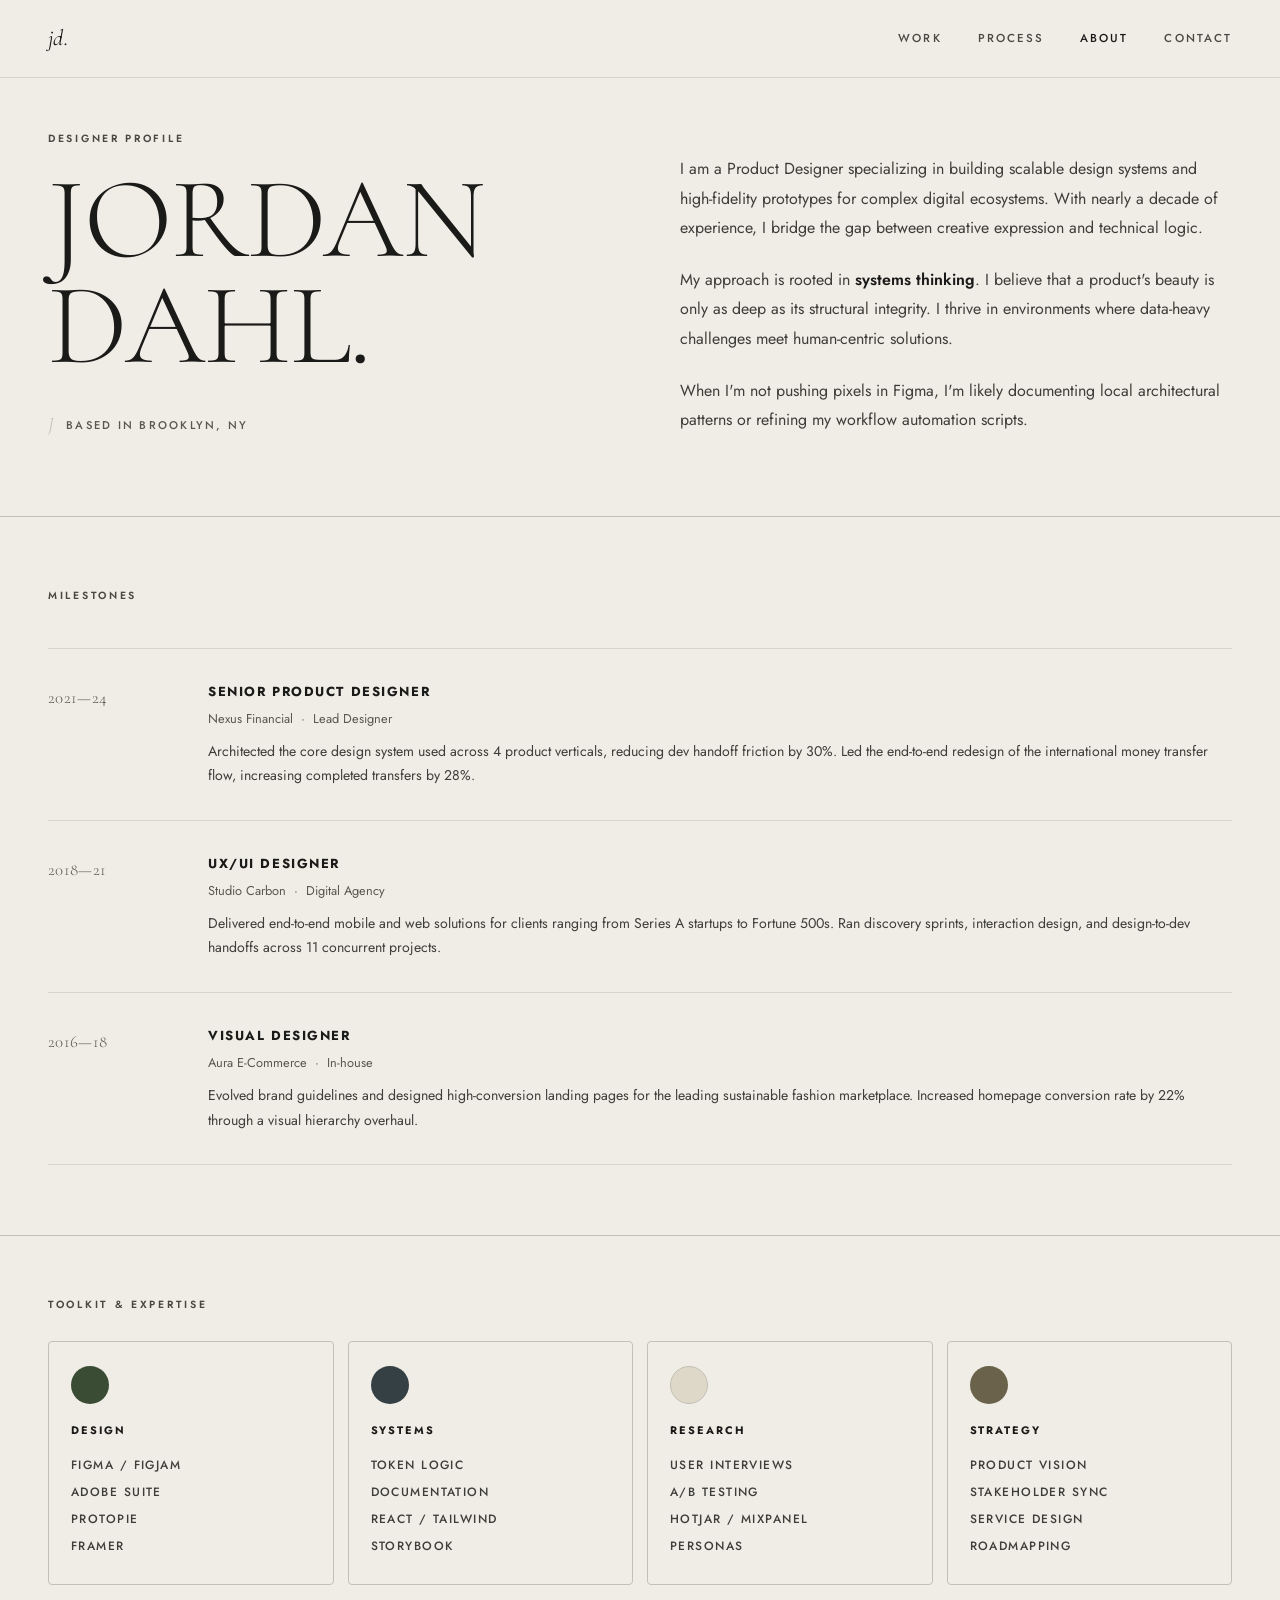
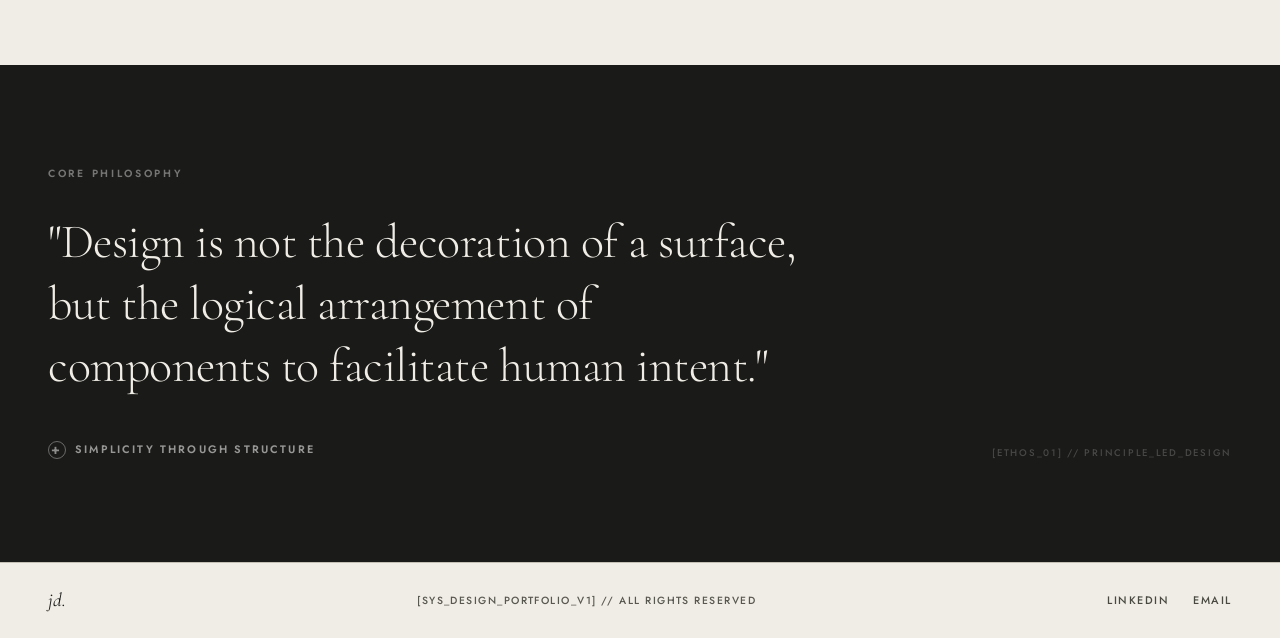
<file: about.html>
<!DOCTYPE html>
<html lang="en">
<head>
<meta charset="UTF-8">
<meta name="viewport" content="width=device-width, initial-scale=1.0">
<title>About — Jordan Dahl, Product & UX Designer</title>
<link rel="stylesheet" href="style.css">
<style>
  /* ── ABOUT PAGE LOCAL STYLES ── */

  /* Hero split layout */
  .about-hero {
    padding: 130px var(--page-pad) 80px;
    max-width: var(--content-max);
    margin: 0 auto;
    display: grid;
    grid-template-columns: 1fr 1fr;
    gap: 80px;
    align-items: start;
  }
  .about-hero-left {}
  .about-eyebrow {
    font-size: 0.65rem;
    font-weight: 600;
    letter-spacing: 0.26em;
    text-transform: uppercase;
    color: var(--text-ui);
    margin-bottom: 20px;
    display: block;
  }
  .about-name {
    font-family: var(--font-display);
    font-size: clamp(4rem, 9vw, 8rem);
    font-weight: 300;
    line-height: 0.92;
    letter-spacing: -0.01em;
    color: var(--text);
    margin-bottom: 36px;
  }
  .about-location {
    display: flex;
    align-items: center;
    gap: 10px;
    font-size: 0.7rem;
    font-weight: 500;
    letter-spacing: 0.2em;
    text-transform: uppercase;
    color: var(--text-subtle);
  }
  .about-location-pin {
    font-family: var(--font-display);
    font-style: italic;
    font-size: 1.3rem;
    font-weight: 300;
    color: var(--border);
    line-height: 1;
  }

  .about-hero-right {
    padding-top: 24px;
  }
  .about-bio p {
    font-size: 1rem;
    font-weight: 400;
    line-height: 1.85;
    color: var(--text-muted);
    margin-bottom: 22px;
  }
  .about-bio p:last-child { margin-bottom: 0; }
  .about-bio strong {
    font-weight: 600;
    color: var(--text);
  }

  /* Divider rule */
  .about-divider {
    border: none;
    border-top: 1px solid var(--border);
    max-width: var(--content-max);
    margin: 0 auto;
  }

  /* MILESTONES / EXPERIENCE */
  .milestones-section {
    max-width: var(--content-max);
    margin: 0 auto;
    padding: 70px var(--page-pad);
  }
  .milestones-eyebrow {
    font-size: 0.65rem;
    font-weight: 600;
    letter-spacing: 0.26em;
    text-transform: uppercase;
    color: var(--text-ui);
    margin-bottom: 44px;
    display: block;
  }
  .milestone-row {
    display: grid;
    grid-template-columns: 120px 1fr;
    gap: 40px;
    padding: 32px 0;
    border-top: 1px solid var(--border-light);
    align-items: start;
  }
  .milestone-row:last-child { border-bottom: 1px solid var(--border-light); }
  .milestone-date {
    font-family: var(--font-display);
    font-size: 1.05rem;
    font-weight: 300;
    color: var(--text-subtle);
    letter-spacing: 0.02em;
    padding-top: 3px;
  }
  .milestone-body {}
  .milestone-title {
    font-size: 0.82rem;
    font-weight: 700;
    letter-spacing: 0.12em;
    text-transform: uppercase;
    color: var(--text);
    margin-bottom: 5px;
  }
  .milestone-company {
    font-size: 0.8rem;
    font-weight: 400;
    color: var(--text-subtle);
    margin-bottom: 10px;
  }
  .milestone-desc {
    font-size: 0.88rem;
    font-weight: 400;
    line-height: 1.75;
    color: var(--text-muted);
  }

  /* TOOLKIT */
  .toolkit-section {
    max-width: var(--content-max);
    margin: 0 auto;
    padding: 0 var(--page-pad) 80px;
  }
  .toolkit-eyebrow {
    font-size: 0.65rem;
    font-weight: 600;
    letter-spacing: 0.26em;
    text-transform: uppercase;
    color: var(--text-ui);
    margin-bottom: 28px;
    display: block;
  }
  .toolkit-grid {
    display: grid;
    grid-template-columns: repeat(4, 1fr);
    gap: 14px;
  }
  .toolkit-card {
    border: 1px solid var(--border);
    border-radius: 4px;
    padding: 24px 22px 28px;
  }
  .toolkit-circle {
    width: 38px; height: 38px;
    border-radius: 50%;
    margin-bottom: 18px;
  }
  .toolkit-circle.green  { background: var(--green); }
  .toolkit-circle.slate  { background: var(--slate); }
  .toolkit-circle.cream  { background: var(--cream); border: 1px solid var(--border); }
  .toolkit-circle.khaki  { background: var(--khaki); }
  .toolkit-category {
    font-size: 0.68rem;
    font-weight: 700;
    letter-spacing: 0.18em;
    text-transform: uppercase;
    color: var(--text);
    margin-bottom: 16px;
    display: block;
  }
  .toolkit-items {
    display: flex;
    flex-direction: column;
    gap: 7px;
    list-style: none;
  }
  .toolkit-items li {
    font-size: 0.75rem;
    font-weight: 500;
    letter-spacing: 0.12em;
    text-transform: uppercase;
    color: var(--text-muted);
  }

  /* DARK PHILOSOPHY BANNER */
  .philosophy-banner {
    background: #1a1a18;
    padding: 100px var(--page-pad);
    position: relative;
    overflow: hidden;
  }
  .philosophy-inner {
    max-width: var(--content-max);
    margin: 0 auto;
    position: relative;
  }
  .philosophy-eyebrow {
    font-size: 0.65rem;
    font-weight: 600;
    letter-spacing: 0.26em;
    text-transform: uppercase;
    color: rgba(255,255,255,0.4);
    margin-bottom: 28px;
    display: block;
  }
  .philosophy-quote {
    font-family: var(--font-display);
    font-size: clamp(1.6rem, 4vw, 3rem);
    font-weight: 300;
    line-height: 1.3;
    color: #f0ede6;
    max-width: 760px;
    margin-bottom: 36px;
    letter-spacing: -0.01em;
  }
  .philosophy-tag {
    display: inline-flex;
    align-items: center;
    gap: 9px;
    font-size: 0.68rem;
    font-weight: 600;
    letter-spacing: 0.2em;
    text-transform: uppercase;
    color: rgba(255,255,255,0.55);
  }
  .philosophy-tag-icon {
    width: 18px; height: 18px;
    border-radius: 50%;
    border: 1.5px solid rgba(255,255,255,0.35);
    display: flex; align-items: center; justify-content: center;
    font-size: 0.85rem;
    color: rgba(255,255,255,0.5);
    line-height: 1;
    flex-shrink: 0;
  }
  .philosophy-meta {
    position: absolute;
    bottom: 0; right: 0;
    font-size: 0.6rem;
    font-weight: 500;
    letter-spacing: 0.18em;
    text-transform: uppercase;
    color: rgba(255,255,255,0.2);
  }

  /* ABOUT PAGE FOOTER */
  .about-footer {
    border-top: 1px solid var(--border);
    padding: 22px var(--page-pad);
    display: flex; align-items: center; justify-content: space-between; gap: 16px;
  }
  .about-footer-logo { font-family: var(--font-display); font-style: italic; font-size: 1.2rem; font-weight: 400; color: var(--text); }
  .about-footer-copy { font-size: 0.65rem; font-weight: 500; letter-spacing: 0.14em; text-transform: uppercase; color: var(--text-subtle); }
  .about-footer-links { display: flex; gap: 24px; }
  .about-footer-links a { font-size: 0.68rem; font-weight: 500; letter-spacing: 0.14em; text-transform: uppercase; color: var(--text-ui); text-decoration: none; transition: color .2s; }
  .about-footer-links a:hover { color: var(--text); }

  /* RESPONSIVE */
  @media (max-width: 900px) {
    .about-hero { grid-template-columns: 1fr; gap: 48px; padding: 110px 24px 60px; }
    .about-name { font-size: clamp(3.5rem, 14vw, 6rem); }
    .toolkit-grid { grid-template-columns: 1fr 1fr; }
    .philosophy-banner { padding: 70px 24px; }
    .milestones-section, .toolkit-section { padding-left: 24px; padding-right: 24px; }
    .milestone-row { grid-template-columns: 90px 1fr; gap: 24px; }
    .about-footer { flex-direction: column; text-align: center; padding: 20px 24px; }
  }
  @media (max-width: 580px) {
    .toolkit-grid { grid-template-columns: 1fr; }
    .milestone-row { grid-template-columns: 1fr; gap: 8px; }
    .milestone-date { font-size: 0.88rem; }
  }
</style>
</head>
<body>

<!-- NAV -->
<nav class="site-nav">
  <a href="index.html" class="nav-logo">jd.</a>
  <div class="nav-links">
    <a href="index.html#work">Work</a>
    <a href="index.html#process">Process</a>
    <a href="about.html" aria-current="page" style="color:var(--text)">About</a>
    <a href="#contact">Contact</a>
  </div>
</nav>

<!-- ── HERO: NAME + BIO ── -->
<section class="about-hero">
  <div class="about-hero-left">
    <span class="about-eyebrow">Designer Profile</span>
    <h1 class="about-name">JORDAN<br>DAHL.</h1>
    <div class="about-location">
      <span class="about-location-pin">J</span>
      <span>Based in Brooklyn, NY</span>
    </div>
  </div>

  <div class="about-hero-right">
    <div class="about-bio">
      <p>I am a Product Designer specializing in building scalable design systems and high-fidelity prototypes for complex digital ecosystems. With nearly a decade of experience, I bridge the gap between creative expression and technical logic.</p>
      <p>My approach is rooted in <strong>systems thinking</strong>. I believe that a product's beauty is only as deep as its structural integrity. I thrive in environments where data-heavy challenges meet human-centric solutions.</p>
      <p>When I'm not pushing pixels in Figma, I'm likely documenting local architectural patterns or refining my workflow automation scripts.</p>
    </div>
  </div>
</section>

<hr class="about-divider">

<!-- ── MILESTONES / EXPERIENCE ── -->
<section class="milestones-section">
  <span class="milestones-eyebrow">Milestones</span>

  <div class="milestone-row">
    <div class="milestone-date">2021—24</div>
    <div class="milestone-body">
      <div class="milestone-title">Senior Product Designer</div>
      <div class="milestone-company">Nexus Financial &nbsp;·&nbsp; Lead Designer</div>
      <p class="milestone-desc">Architected the core design system used across 4 product verticals, reducing dev handoff friction by 30%. Led the end-to-end redesign of the international money transfer flow, increasing completed transfers by 28%.</p>
    </div>
  </div>

  <div class="milestone-row">
    <div class="milestone-date">2018—21</div>
    <div class="milestone-body">
      <div class="milestone-title">UX/UI Designer</div>
      <div class="milestone-company">Studio Carbon &nbsp;·&nbsp; Digital Agency</div>
      <p class="milestone-desc">Delivered end-to-end mobile and web solutions for clients ranging from Series A startups to Fortune 500s. Ran discovery sprints, interaction design, and design-to-dev handoffs across 11 concurrent projects.</p>
    </div>
  </div>

  <div class="milestone-row">
    <div class="milestone-date">2016—18</div>
    <div class="milestone-body">
      <div class="milestone-title">Visual Designer</div>
      <div class="milestone-company">Aura E-Commerce &nbsp;·&nbsp; In-house</div>
      <p class="milestone-desc">Evolved brand guidelines and designed high-conversion landing pages for the leading sustainable fashion marketplace. Increased homepage conversion rate by 22% through a visual hierarchy overhaul.</p>
    </div>
  </div>
</section>

<hr class="about-divider">

<!-- ── TOOLKIT & EXPERTISE ── -->
<section class="toolkit-section" style="padding-top:60px;">
  <span class="toolkit-eyebrow">Toolkit &amp; Expertise</span>
  <div class="toolkit-grid">

    <div class="toolkit-card">
      <div class="toolkit-circle green"></div>
      <span class="toolkit-category">Design</span>
      <ul class="toolkit-items">
        <li>Figma / FigJam</li>
        <li>Adobe Suite</li>
        <li>ProtoPie</li>
        <li>Framer</li>
      </ul>
    </div>

    <div class="toolkit-card">
      <div class="toolkit-circle slate"></div>
      <span class="toolkit-category">Systems</span>
      <ul class="toolkit-items">
        <li>Token Logic</li>
        <li>Documentation</li>
        <li>React / Tailwind</li>
        <li>Storybook</li>
      </ul>
    </div>

    <div class="toolkit-card">
      <div class="toolkit-circle cream"></div>
      <span class="toolkit-category">Research</span>
      <ul class="toolkit-items">
        <li>User Interviews</li>
        <li>A/B Testing</li>
        <li>Hotjar / Mixpanel</li>
        <li>Personas</li>
      </ul>
    </div>

    <div class="toolkit-card">
      <div class="toolkit-circle khaki"></div>
      <span class="toolkit-category">Strategy</span>
      <ul class="toolkit-items">
        <li>Product Vision</li>
        <li>Stakeholder Sync</li>
        <li>Service Design</li>
        <li>Roadmapping</li>
      </ul>
    </div>

  </div>
</section>

<!-- ── DARK PHILOSOPHY BANNER ── -->
<div class="philosophy-banner" id="contact">
  <div class="philosophy-inner">
    <span class="philosophy-eyebrow">Core Philosophy</span>
    <blockquote class="philosophy-quote">
      "Design is not the decoration of a surface, but the logical arrangement of components to facilitate human intent."
    </blockquote>
    <div class="philosophy-tag">
      <span class="philosophy-tag-icon">+</span>
      Simplicity through structure
    </div>
    <div class="philosophy-meta">[ethos_01] // principle_led_design</div>
  </div>
</div>

<!-- ── FOOTER ── -->
<footer class="about-footer">
  <span class="about-footer-logo">jd.</span>
  <span class="about-footer-copy">[sys_design_portfolio_v1] // All Rights Reserved</span>
  <div class="about-footer-links">
    <a href="#">LinkedIn</a>
    <a href="#">Email</a>
  </div>
</footer>

</body>
</html>
</file>
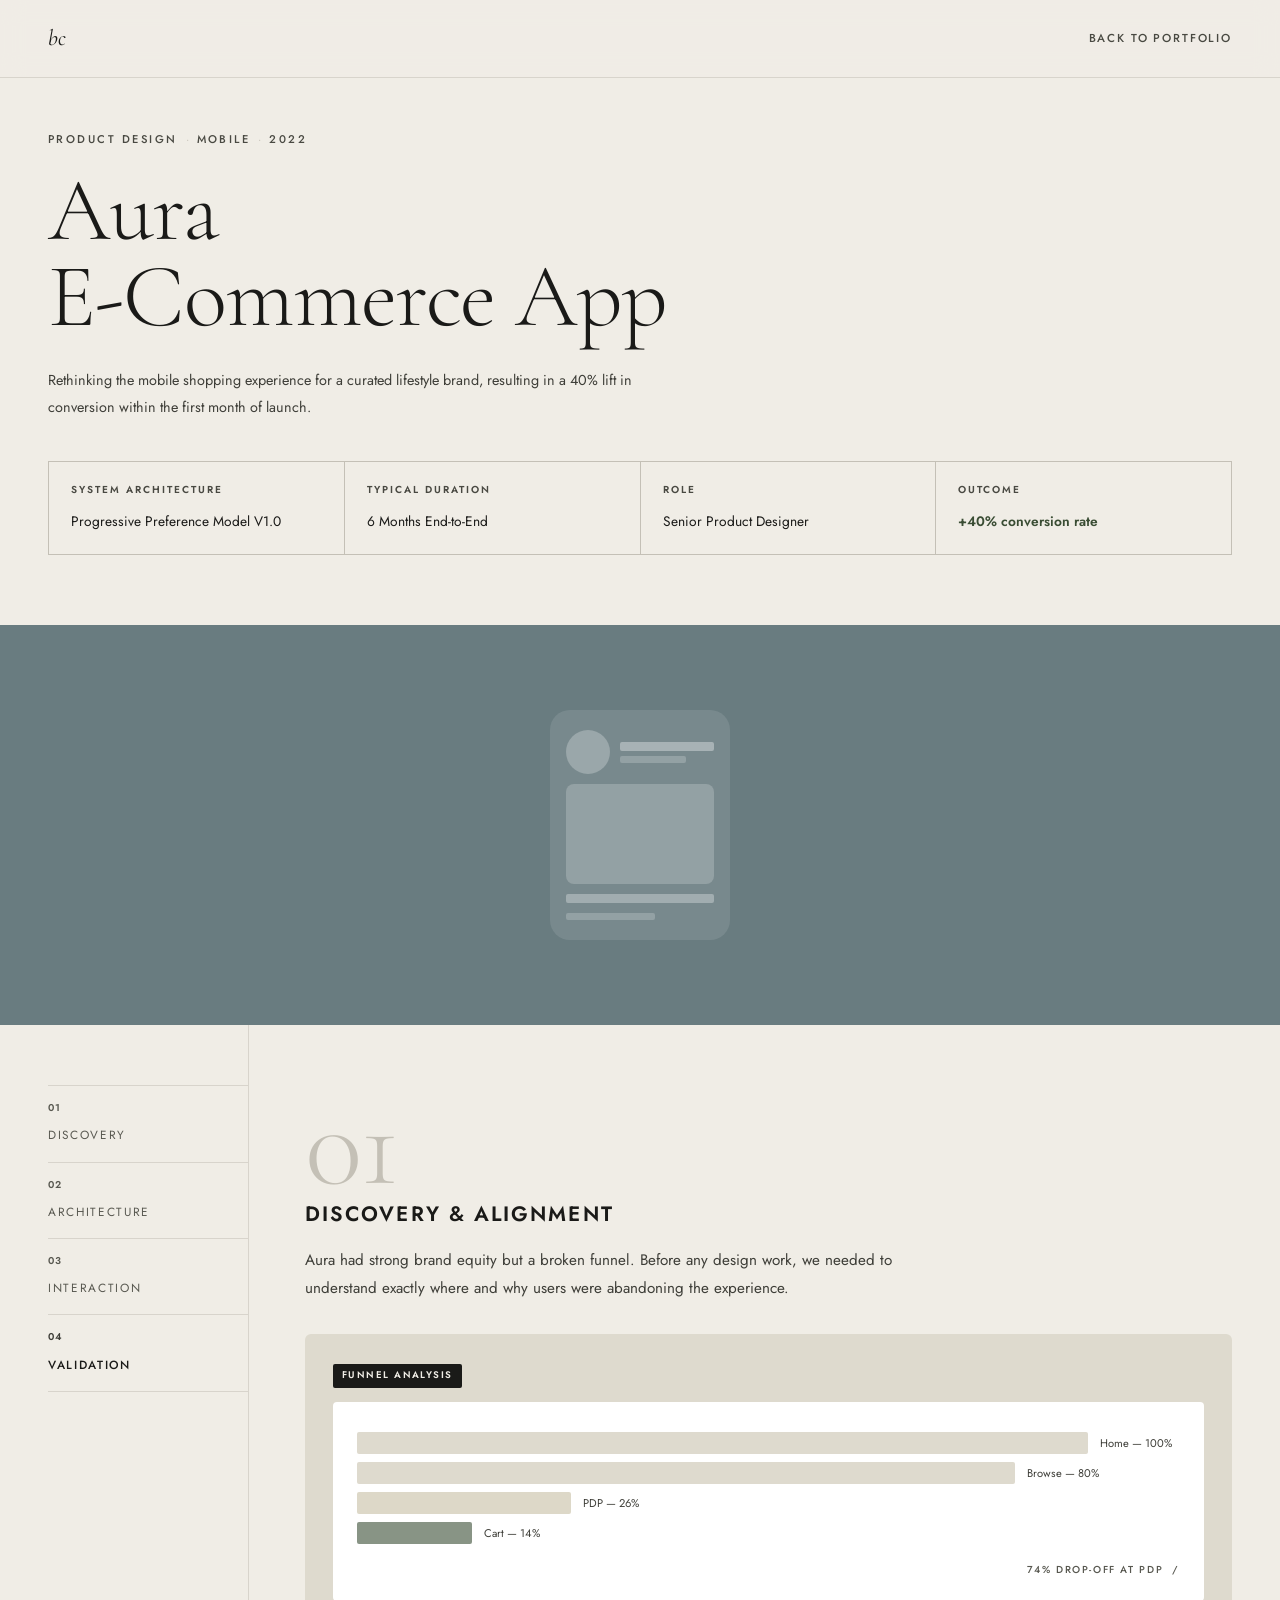
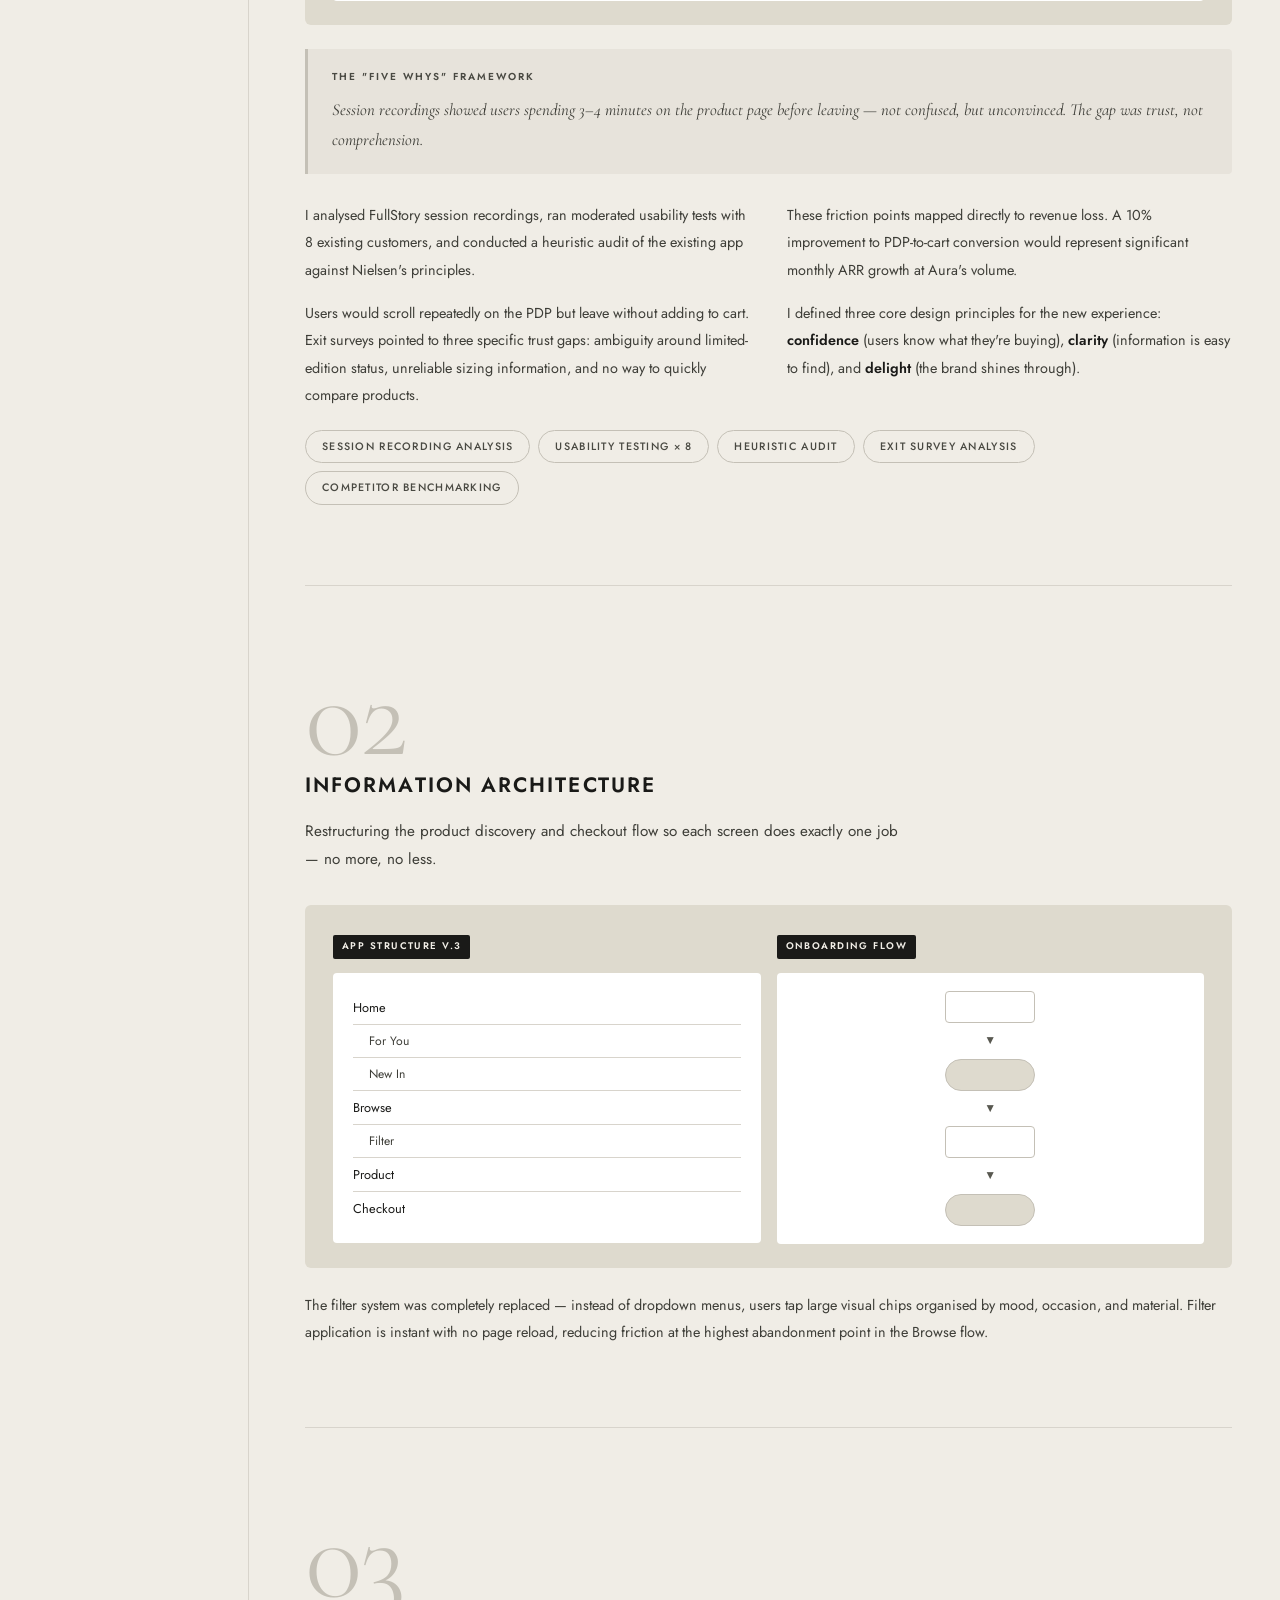
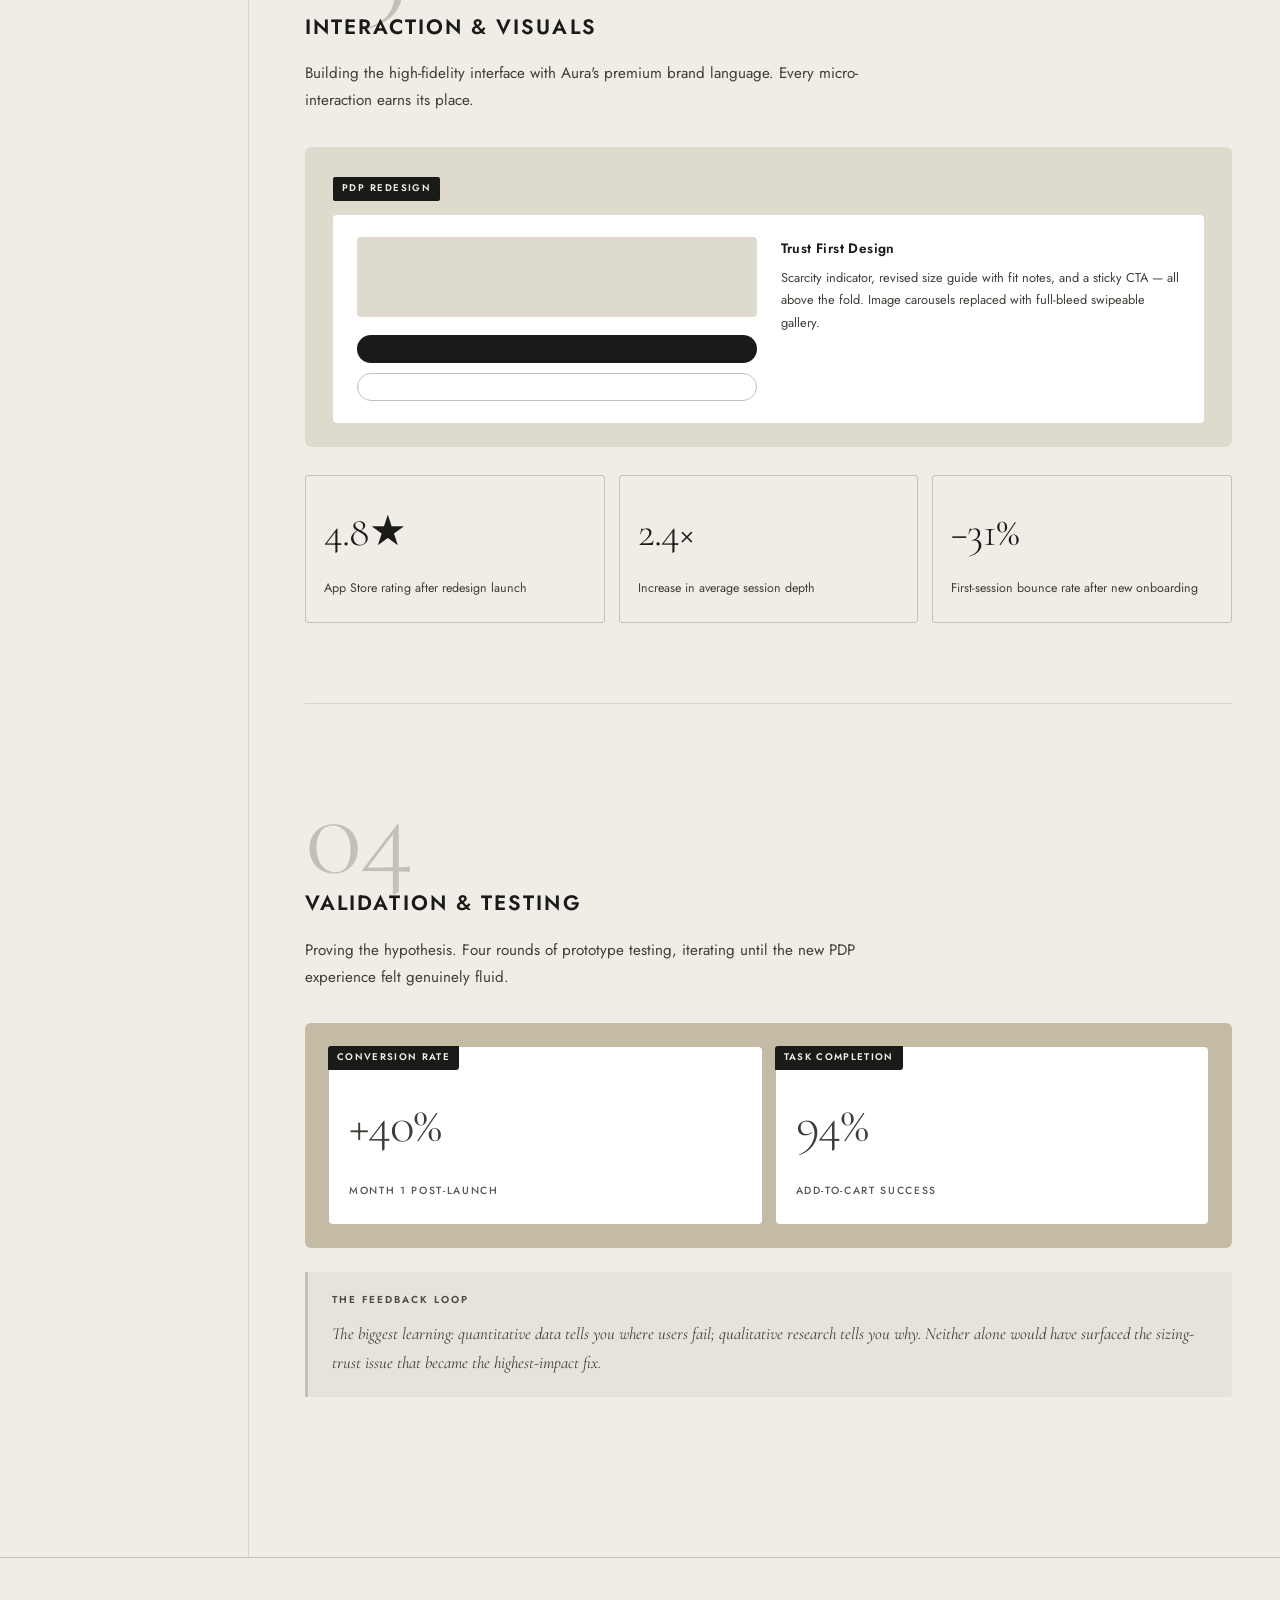
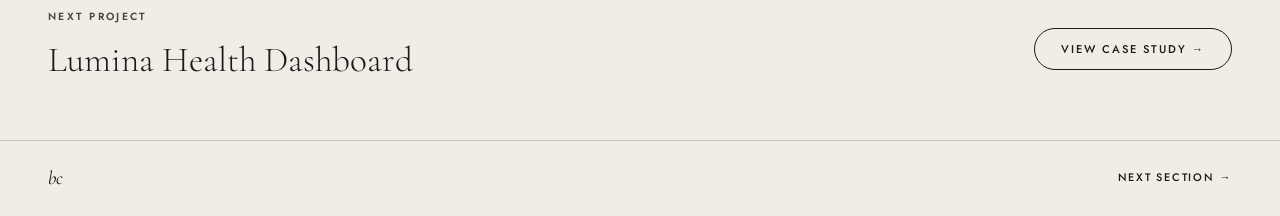
<file: case-aura.html>
<!DOCTYPE html>
<html lang="en">
<head>
<meta charset="UTF-8">
<meta name="viewport" content="width=device-width, initial-scale=1.0">
<title>Aura E-Commerce App — JD Portfolio</title>
<link rel="stylesheet" href="style.css">
</head>
<body>

<nav class="site-nav">
  <a href="index.html" class="nav-logo">bc</a>
  <a href="index.html#work" class="nav-back">Back to Portfolio</a>
</nav>

<header class="cs-hero">
  <div class="cs-hero-meta">
    <span class="cs-category">Product Design</span>
    <span class="cs-meta-dot">·</span>
    <span class="cs-category">Mobile</span>
    <span class="cs-meta-dot">·</span>
    <span class="cs-category">2022</span>
  </div>
  <h1 class="cs-title">Aura<br>E-Commerce App</h1>
  <p class="prose" style="max-width:600px;margin-bottom:0">Rethinking the mobile shopping experience for a curated lifestyle brand, resulting in a 40% lift in conversion within the first month of launch.</p>
  <div class="cs-summary-grid">
    <div class="cs-summary-cell"><span class="cs-summary-label">System Architecture</span><span class="cs-summary-value">Progressive Preference Model V1.0</span></div>
    <div class="cs-summary-cell"><span class="cs-summary-label">Typical Duration</span><span class="cs-summary-value">6 Months End-to-End</span></div>
    <div class="cs-summary-cell"><span class="cs-summary-label">Role</span><span class="cs-summary-value">Senior Product Designer</span></div>
    <div class="cs-summary-cell"><span class="cs-summary-label">Outcome</span><span class="cs-summary-value accent">+40% conversion rate</span></div>
  </div>
</header>

<div class="cs-banner cs-banner-aura" aria-hidden="true">
  <div style="width:180px;background:rgba(255,255,255,0.1);border-radius:20px;padding:20px 16px;display:flex;flex-direction:column;gap:10px;">
    <div style="display:flex;align-items:center;gap:10px;"><div style="width:44px;height:44px;border-radius:50%;background:rgba(255,255,255,0.25);flex-shrink:0;"></div><div style="flex:1;display:flex;flex-direction:column;gap:5px;"><div style="height:9px;background:rgba(255,255,255,0.35);border-radius:2px;"></div><div style="height:7px;width:70%;background:rgba(255,255,255,0.2);border-radius:2px;"></div></div></div>
    <div style="flex:1;min-height:100px;background:rgba(255,255,255,0.2);border-radius:8px;"></div>
    <div style="height:9px;background:rgba(255,255,255,0.3);border-radius:2px;"></div>
    <div style="height:7px;width:60%;background:rgba(255,255,255,0.2);border-radius:2px;"></div>
  </div>
</div>

<div class="cs-body">

  <nav class="cs-toc" aria-label="Page sections">
    <a href="#s-discovery"    class="cs-toc-item active" data-section="s-discovery"><span class="cs-toc-num">01</span><span class="cs-toc-label">Discovery</span></a>
    <a href="#s-architecture" class="cs-toc-item" data-section="s-architecture"><span class="cs-toc-num">02</span><span class="cs-toc-label">Architecture</span></a>
    <a href="#s-interaction"  class="cs-toc-item" data-section="s-interaction"><span class="cs-toc-num">03</span><span class="cs-toc-label">Interaction</span></a>
    <a href="#s-validation"   class="cs-toc-item" data-section="s-validation"><span class="cs-toc-num">04</span><span class="cs-toc-label">Validation</span></a>
  </nav>

  <main class="cs-content">

    <section class="cs-section" id="s-discovery">
      <span class="cs-step-num" aria-hidden="true">01</span>
      <h2 class="cs-step-title">Discovery &amp; Alignment</h2>
      <p class="cs-step-intro">Aura had strong brand equity but a broken funnel. Before any design work, we needed to understand exactly where and why users were abandoning the experience.</p>

      <div class="diagram-card">
        <div class="diagram-label-row"><span class="diagram-tag">Funnel Analysis</span></div>
        <div class="diagram-card-inner">
          <div style="display:flex;flex-direction:column;gap:8px;padding:8px 0;">
            <div style="display:flex;align-items:center;gap:12px;"><div style="width:100%;height:22px;background:var(--bg-inset);border-radius:2px;"></div><span style="font-size:0.7rem;color:var(--text-muted);white-space:nowrap;min-width:80px;">Home — 100%</span></div>
            <div style="display:flex;align-items:center;gap:12px;"><div style="width:80%;height:22px;background:var(--bg-inset);border-radius:2px;"></div><span style="font-size:0.7rem;color:var(--text-muted);white-space:nowrap;min-width:80px;">Browse — 80%</span></div>
            <div style="display:flex;align-items:center;gap:12px;"><div style="width:26%;height:22px;background:var(--cream);border-radius:2px;"></div><span style="font-size:0.7rem;color:var(--text-muted);white-space:nowrap;min-width:80px;">PDP — 26%</span></div>
            <div style="display:flex;align-items:center;gap:12px;"><div style="width:14%;height:22px;background:var(--green);border-radius:2px;opacity:0.6;"></div><span style="font-size:0.7rem;color:var(--text-muted);white-space:nowrap;min-width:80px;">Cart — 14%</span></div>
          </div>
          <div class="sm-sweet-spot" style="margin-top:10px">74% drop-off at PDP &nbsp;/</div>
        </div>
      </div>

      <blockquote class="quote-callout">
        <span class="quote-callout-label">The "Five Whys" Framework</span>
        <p class="quote-callout-text">Session recordings showed users spending 3–4 minutes on the product page before leaving — not confused, but unconvinced. The gap was trust, not comprehension.</p>
      </blockquote>

      <div class="two-col" style="margin-top:28px">
        <div class="prose">
          <p>I analysed FullStory session recordings, ran moderated usability tests with 8 existing customers, and conducted a heuristic audit of the existing app against Nielsen's principles.</p>
          <p>Users would scroll repeatedly on the PDP but leave without adding to cart. Exit surveys pointed to three specific trust gaps: ambiguity around limited-edition status, unreliable sizing information, and no way to quickly compare products.</p>
        </div>
        <div class="prose">
          <p>These friction points mapped directly to revenue loss. A 10% improvement to PDP-to-cart conversion would represent significant monthly ARR growth at Aura's volume.</p>
          <p>I defined three core design principles for the new experience: <strong>confidence</strong> (users know what they're buying), <strong>clarity</strong> (information is easy to find), and <strong>delight</strong> (the brand shines through).</p>
        </div>
      </div>

      <div class="tag-list">
        <span class="tag">Session Recording Analysis</span>
        <span class="tag">Usability Testing × 8</span>
        <span class="tag">Heuristic Audit</span>
        <span class="tag">Exit Survey Analysis</span>
        <span class="tag">Competitor Benchmarking</span>
      </div>
    </section>

    <section class="cs-section" id="s-architecture">
      <span class="cs-step-num" aria-hidden="true">02</span>
      <h2 class="cs-step-title">Information Architecture</h2>
      <p class="cs-step-intro">Restructuring the product discovery and checkout flow so each screen does exactly one job — no more, no less.</p>

      <div class="diagram-card">
        <div class="arch-diagram-grid">
          <div>
            <div class="diagram-label-row"><span class="diagram-tag">App Structure V.3</span></div>
            <div class="sitemap-block">
              <div class="sitemap-row">Home</div>
              <div class="sitemap-row indent">For You</div>
              <div class="sitemap-row indent">New In</div>
              <div class="sitemap-row">Browse</div>
              <div class="sitemap-row indent">Filter</div>
              <div class="sitemap-row">Product</div>
              <div class="sitemap-row">Checkout</div>
            </div>
          </div>
          <div>
            <div class="diagram-label-row"><span class="diagram-tag">Onboarding Flow</span></div>
            <div class="userflow-block">
              <div class="uf-box" style="width:90px;"></div>
              <div class="uf-arrow">▼</div>
              <div class="uf-box pill" style="width:90px;"></div>
              <div class="uf-arrow">▼</div>
              <div class="uf-box" style="width:90px;"></div>
              <div class="uf-arrow">▼</div>
              <div class="uf-box pill" style="width:90px;"></div>
            </div>
          </div>
        </div>
      </div>

      <div class="prose">
        <p>The filter system was completely replaced — instead of dropdown menus, users tap large visual chips organised by mood, occasion, and material. Filter application is instant with no page reload, reducing friction at the highest abandonment point in the Browse flow.</p>
      </div>
    </section>

    <section class="cs-section" id="s-interaction">
      <span class="cs-step-num" aria-hidden="true">03</span>
      <h2 class="cs-step-title">Interaction &amp; Visuals</h2>
      <p class="cs-step-intro">Building the high-fidelity interface with Aura's premium brand language. Every micro-interaction earns its place.</p>

      <div class="diagram-card">
        <div class="diagram-label-row"><span class="diagram-tag">PDP Redesign</span></div>
        <div class="diagram-card-inner">
          <div class="component-card">
            <div class="component-swatches">
              <div style="height:80px;background:var(--bg-inset);border-radius:4px;margin-bottom:8px;"></div>
              <div class="comp-button" style="height:28px;border-radius:100px;"></div>
              <div class="comp-input" style="height:28px;border-radius:100px;"></div>
            </div>
            <div class="component-text-block">
              <div class="comp-title">Trust First Design</div>
              <p class="comp-body">Scarcity indicator, revised size guide with fit notes, and a sticky CTA — all above the fold. Image carousels replaced with full-bleed swipeable gallery.</p>
            </div>
          </div>
        </div>
      </div>

      <div class="insight-grid">
        <div class="insight-card"><span class="insight-num">4.8★</span><span class="insight-label">App Store rating after redesign launch</span></div>
        <div class="insight-card"><span class="insight-num">2.4×</span><span class="insight-label">Increase in average session depth</span></div>
        <div class="insight-card"><span class="insight-num">−31%</span><span class="insight-label">First-session bounce rate after new onboarding</span></div>
      </div>
    </section>

    <section class="cs-section" id="s-validation">
      <span class="cs-step-num" aria-hidden="true">04</span>
      <h2 class="cs-step-title">Validation &amp; Testing</h2>
      <p class="cs-step-intro">Proving the hypothesis. Four rounds of prototype testing, iterating until the new PDP experience felt genuinely fluid.</p>

      <div class="metrics-card">
        <div class="metric-cell">
          <span class="metric-tag">Conversion Rate</span>
          <span class="metric-value">+40%</span>
          <span class="metric-label">Month 1 Post-Launch</span>
        </div>
        <div class="metric-cell">
          <span class="metric-tag">Task Completion</span>
          <span class="metric-value">94%</span>
          <span class="metric-label">Add-to-Cart Success</span>
        </div>
      </div>

      <blockquote class="quote-callout">
        <span class="quote-callout-label">The Feedback Loop</span>
        <p class="quote-callout-text">The biggest learning: quantitative data tells you where users fail; qualitative research tells you why. Neither alone would have surfaced the sizing-trust issue that became the highest-impact fix.</p>
      </blockquote>
    </section>

  </main>
</div>

<div style="border-top:1px solid var(--border);max-width:var(--content-max);margin:0 auto;padding:50px var(--page-pad);display:flex;justify-content:space-between;align-items:center;gap:20px;flex-wrap:wrap;">
  <div><span class="next-label">Next Project</span><div class="next-title">Lumina Health Dashboard</div></div>
  <a href="case-lumina.html" class="btn">View Case Study →</a>
</div>

<footer class="site-footer">
  <span class="footer-logo">bc</span>
  <a href="case-lumina.html" class="cs-footer-next">Next Section →</a>
</footer>

<script>
const sections = document.querySelectorAll('.cs-section');
const tocItems = document.querySelectorAll('.cs-toc-item');
const observer = new IntersectionObserver((entries) => {
  entries.forEach(entry => {
    if (entry.isIntersecting) {
      const id = entry.target.id;
      tocItems.forEach(item => item.classList.toggle('active', item.dataset.section === id));
    }
  });
}, { rootMargin: '-30% 0px -60% 0px', threshold: 0 });
sections.forEach(s => observer.observe(s));
</script>
</body>
</html>
</file>
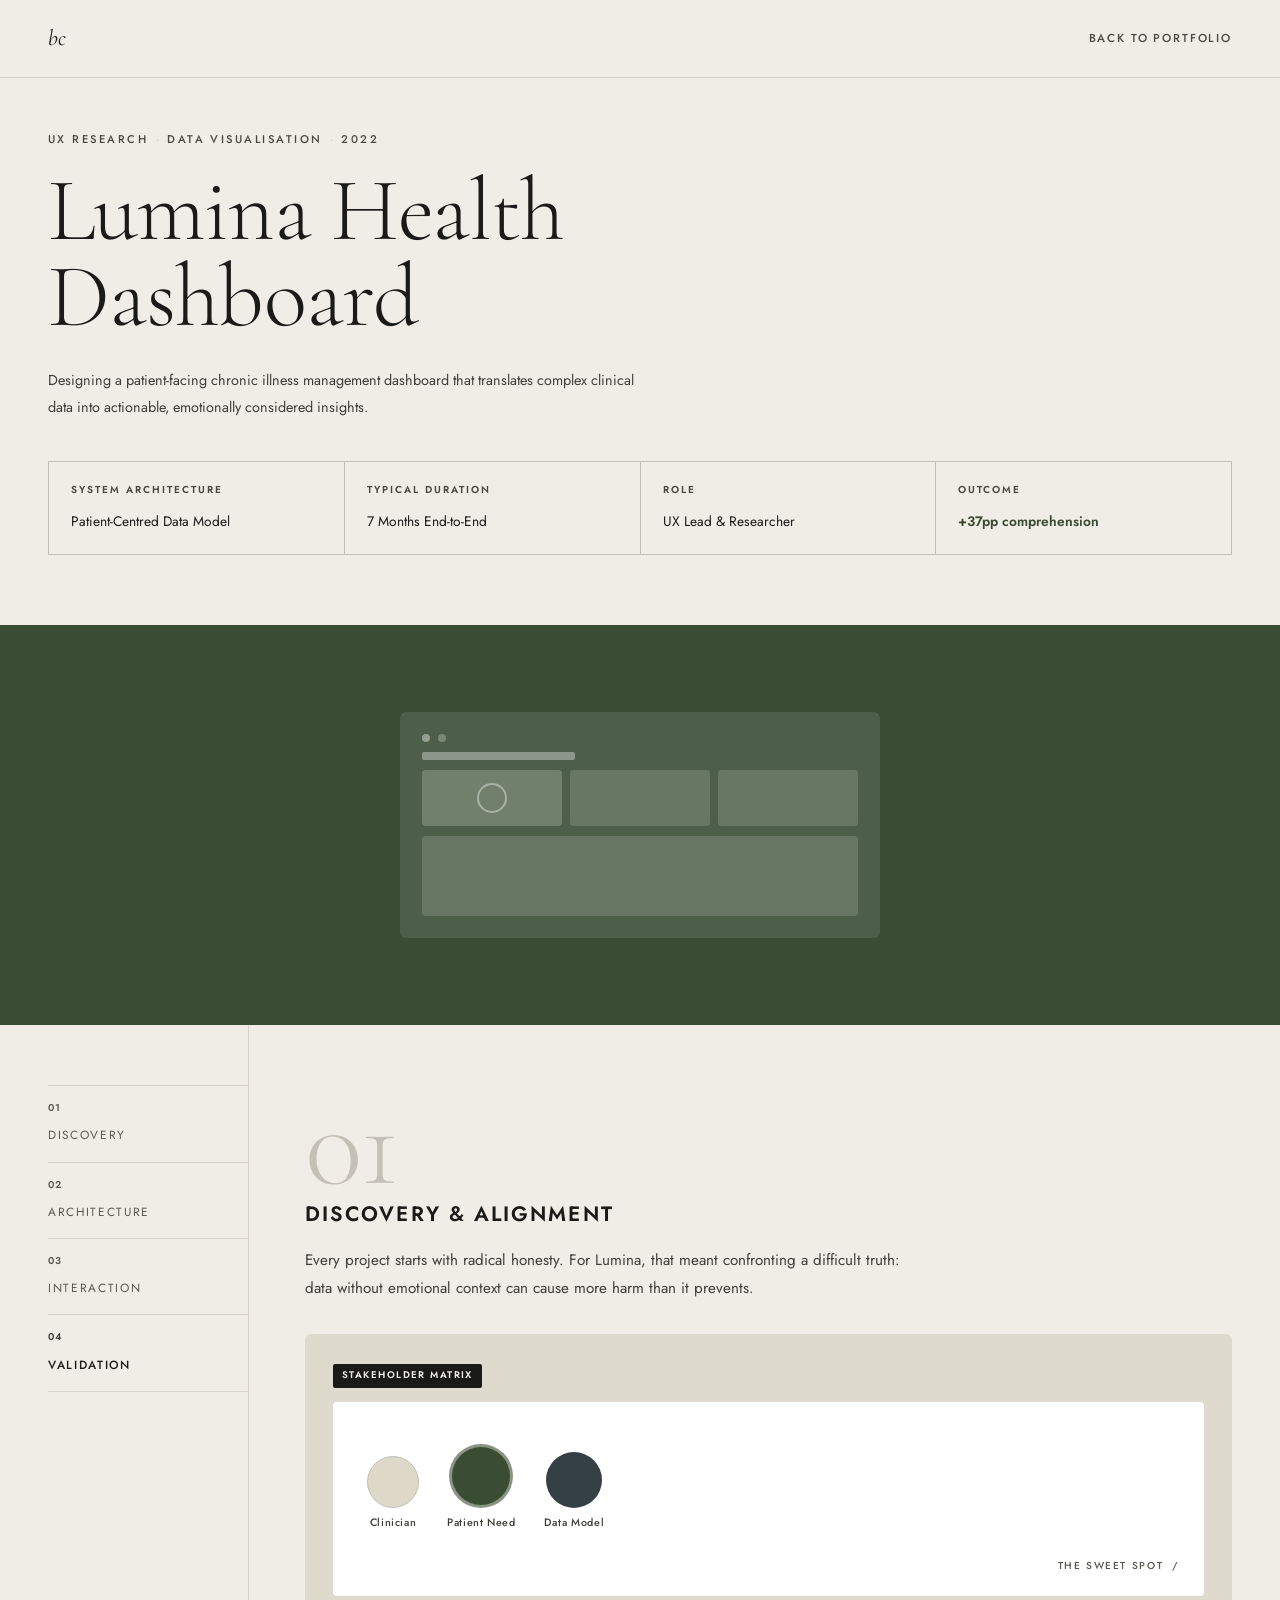
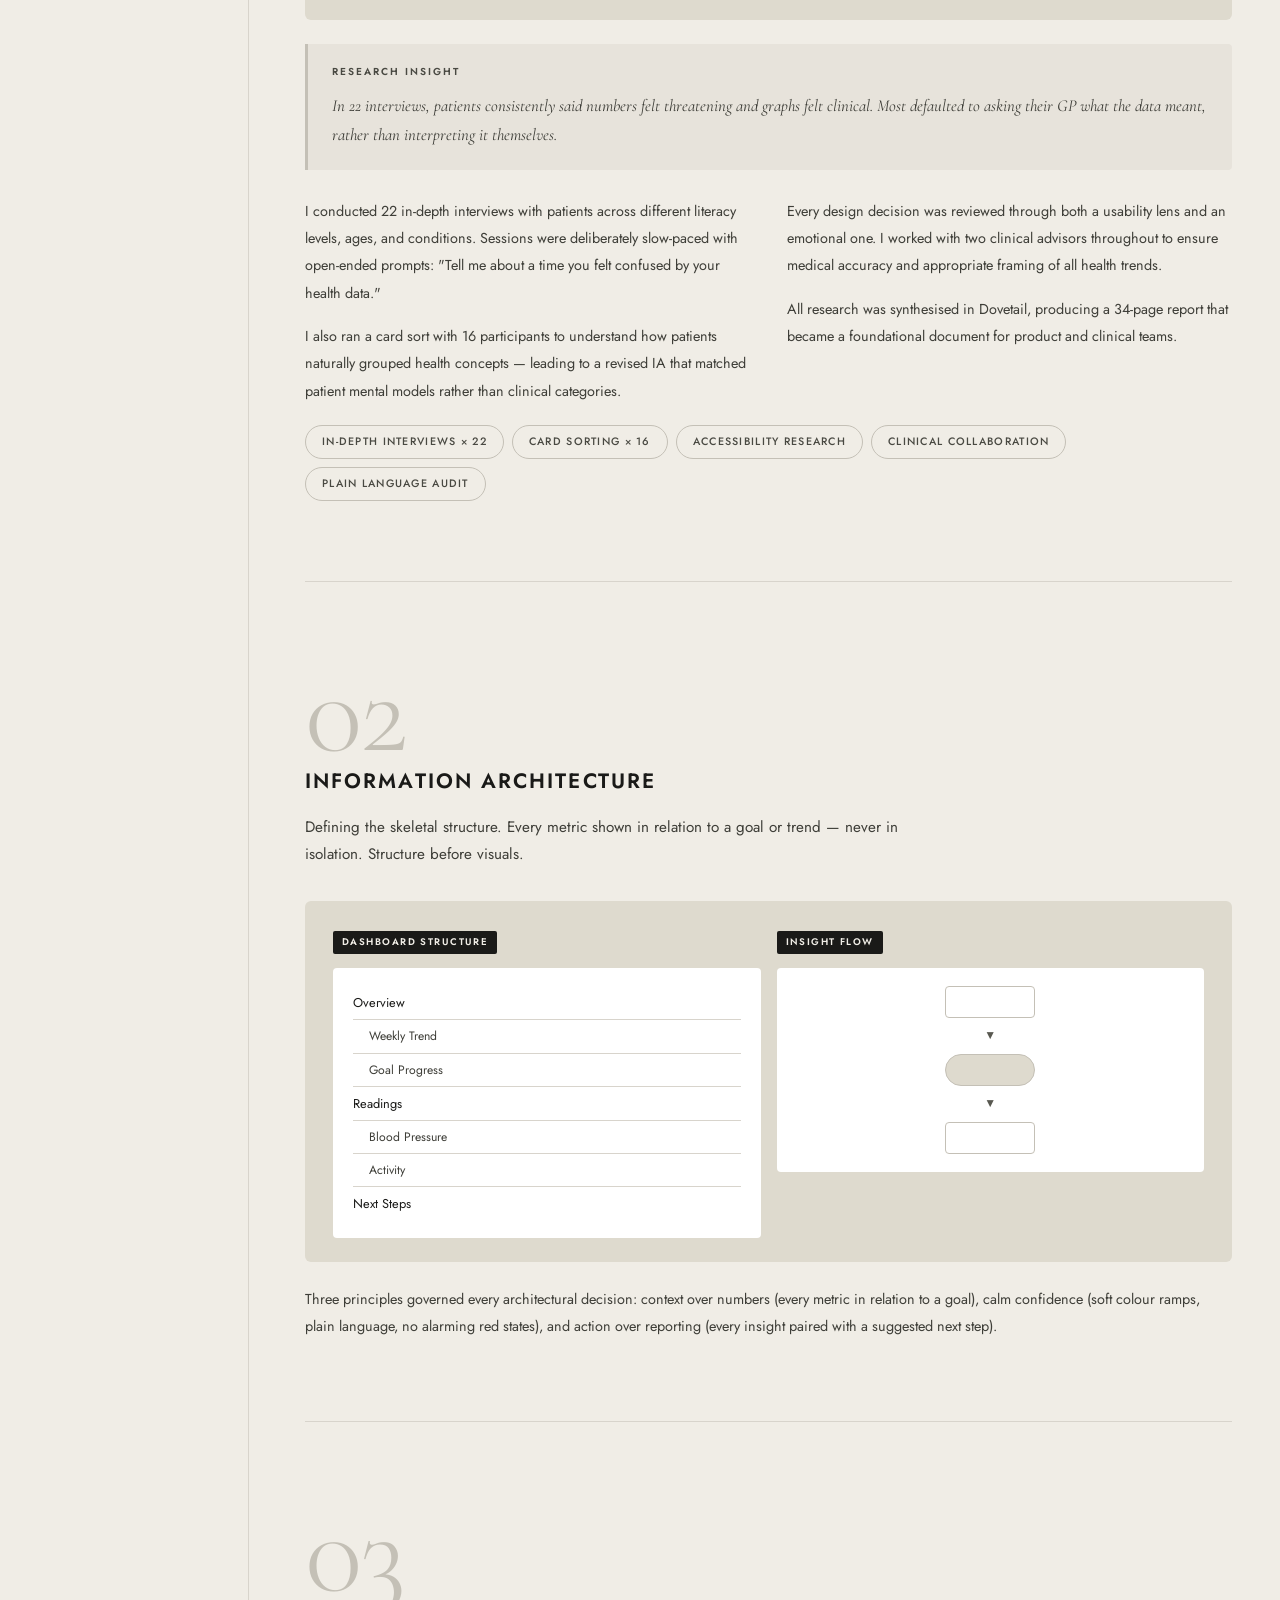
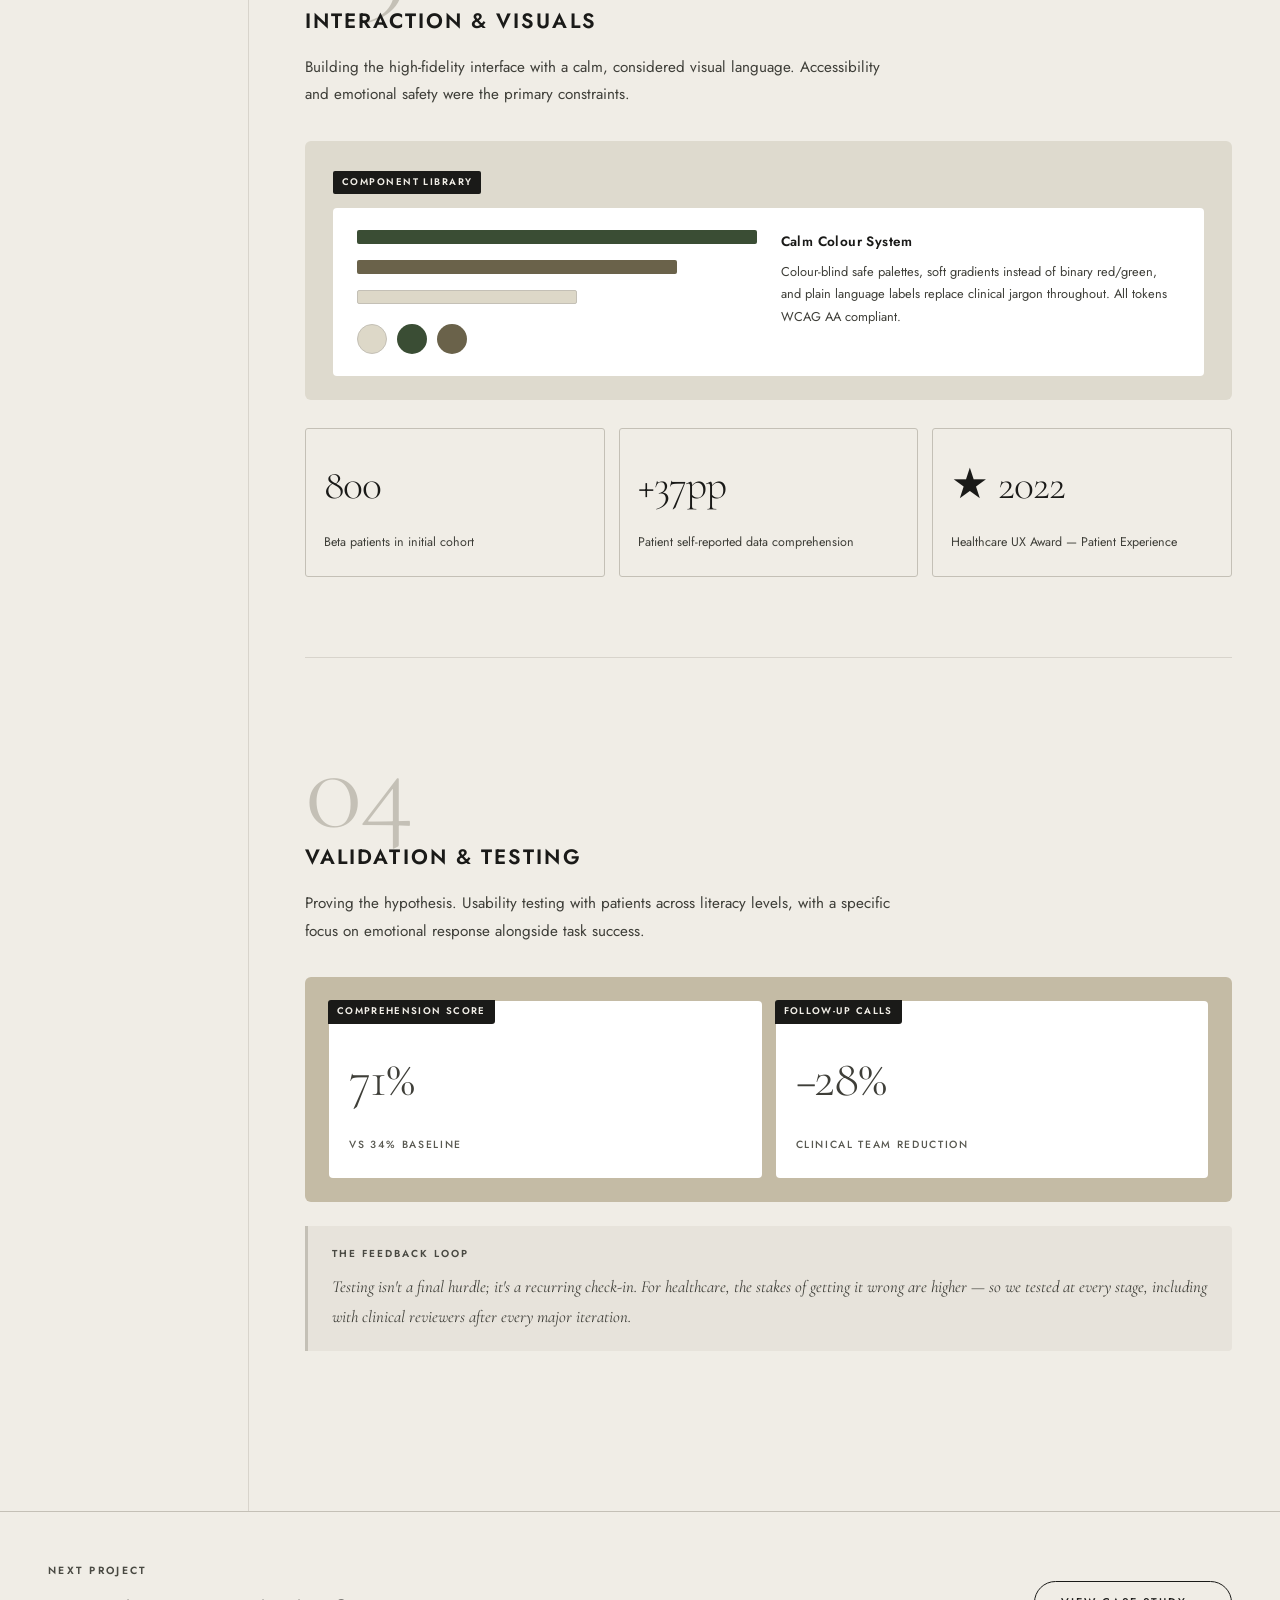
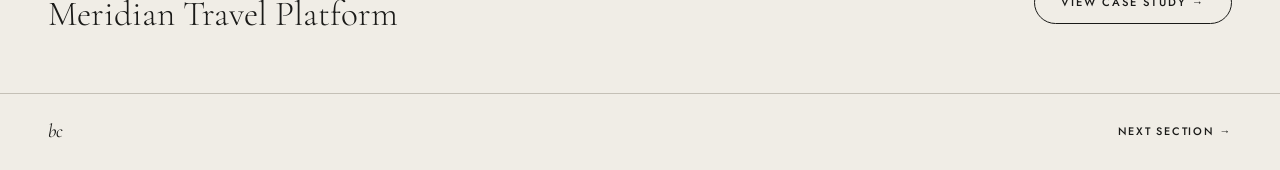
<file: case-nexus-1.html>
<!DOCTYPE html>
<html lang="en">
<head>
<meta charset="UTF-8">
<meta name="viewport" content="width=device-width, initial-scale=1.0">
<title>Lumina Health Dashboard — JD Portfolio</title>
<link rel="stylesheet" href="style.css">
</head>
<body>

<nav class="site-nav">
  <a href="index.html" class="nav-logo">bc</a>
  <a href="index.html#work" class="nav-back">Back to Portfolio</a>
</nav>

<header class="cs-hero">
  <div class="cs-hero-meta">
    <span class="cs-category">UX Research</span>
    <span class="cs-meta-dot">·</span>
    <span class="cs-category">Data Visualisation</span>
    <span class="cs-meta-dot">·</span>
    <span class="cs-category">2022</span>
  </div>
  <h1 class="cs-title">Lumina Health<br>Dashboard</h1>
  <p class="prose" style="max-width:600px;margin-bottom:0">Designing a patient-facing chronic illness management dashboard that translates complex clinical data into actionable, emotionally considered insights.</p>
  <div class="cs-summary-grid">
    <div class="cs-summary-cell"><span class="cs-summary-label">System Architecture</span><span class="cs-summary-value">Patient-Centred Data Model</span></div>
    <div class="cs-summary-cell"><span class="cs-summary-label">Typical Duration</span><span class="cs-summary-value">7 Months End-to-End</span></div>
    <div class="cs-summary-cell"><span class="cs-summary-label">Role</span><span class="cs-summary-value">UX Lead &amp; Researcher</span></div>
    <div class="cs-summary-cell"><span class="cs-summary-label">Outcome</span><span class="cs-summary-value accent">+37pp comprehension</span></div>
  </div>
</header>

<div class="cs-banner cs-banner-lumina" aria-hidden="true">
  <div style="width:60%;max-width:480px;background:rgba(255,255,255,0.1);border-radius:6px;padding:22px;display:flex;flex-direction:column;gap:10px;">
    <div style="display:flex;gap:8px;"><div style="width:8px;height:8px;border-radius:50%;background:rgba(255,255,255,0.4);"></div><div style="width:8px;height:8px;border-radius:50%;background:rgba(255,255,255,0.25);"></div></div>
    <div style="height:8px;width:35%;background:rgba(255,255,255,0.35);border-radius:2px;"></div>
    <div style="display:grid;grid-template-columns:1fr 1fr 1fr;gap:8px;">
      <div style="height:56px;background:rgba(255,255,255,0.2);border-radius:4px;display:flex;align-items:center;justify-content:center;"><div style="width:30px;height:30px;border-radius:50%;border:2px solid rgba(255,255,255,0.4);"></div></div>
      <div style="height:56px;background:rgba(255,255,255,0.15);border-radius:4px;"></div>
      <div style="height:56px;background:rgba(255,255,255,0.15);border-radius:4px;"></div>
    </div>
    <div style="height:80px;background:rgba(255,255,255,0.15);border-radius:4px;"></div>
  </div>
</div>

<div class="cs-body">

  <nav class="cs-toc" aria-label="Page sections">
    <a href="#s-discovery"    class="cs-toc-item active" data-section="s-discovery"><span class="cs-toc-num">01</span><span class="cs-toc-label">Discovery</span></a>
    <a href="#s-architecture" class="cs-toc-item" data-section="s-architecture"><span class="cs-toc-num">02</span><span class="cs-toc-label">Architecture</span></a>
    <a href="#s-interaction"  class="cs-toc-item" data-section="s-interaction"><span class="cs-toc-num">03</span><span class="cs-toc-label">Interaction</span></a>
    <a href="#s-validation"   class="cs-toc-item" data-section="s-validation"><span class="cs-toc-num">04</span><span class="cs-toc-label">Validation</span></a>
  </nav>

  <main class="cs-content">

    <section class="cs-section" id="s-discovery">
      <span class="cs-step-num" aria-hidden="true">01</span>
      <h2 class="cs-step-title">Discovery &amp; Alignment</h2>
      <p class="cs-step-intro">Every project starts with radical honesty. For Lumina, that meant confronting a difficult truth: data without emotional context can cause more harm than it prevents.</p>

      <div class="diagram-card">
        <div class="diagram-label-row"><span class="diagram-tag">Stakeholder Matrix</span></div>
        <div class="diagram-card-inner">
          <div class="stakeholder-matrix">
            <div class="sm-item"><div class="sm-circle business"></div><div class="sm-circle-label">Clinician</div></div>
            <div class="sm-item"><div class="sm-circle user-need"></div><div class="sm-circle-label">Patient Need</div></div>
            <div class="sm-item"><div class="sm-circle tech-logic"></div><div class="sm-circle-label">Data Model</div></div>
          </div>
          <div class="sm-sweet-spot">The Sweet Spot &nbsp;/</div>
        </div>
      </div>

      <blockquote class="quote-callout">
        <span class="quote-callout-label">Research Insight</span>
        <p class="quote-callout-text">In 22 interviews, patients consistently said numbers felt threatening and graphs felt clinical. Most defaulted to asking their GP what the data meant, rather than interpreting it themselves.</p>
      </blockquote>

      <div class="two-col" style="margin-top:28px">
        <div class="prose">
          <p>I conducted 22 in-depth interviews with patients across different literacy levels, ages, and conditions. Sessions were deliberately slow-paced with open-ended prompts: "Tell me about a time you felt confused by your health data."</p>
          <p>I also ran a card sort with 16 participants to understand how patients naturally grouped health concepts — leading to a revised IA that matched patient mental models rather than clinical categories.</p>
        </div>
        <div class="prose">
          <p>Every design decision was reviewed through both a usability lens and an emotional one. I worked with two clinical advisors throughout to ensure medical accuracy and appropriate framing of all health trends.</p>
          <p>All research was synthesised in Dovetail, producing a 34-page report that became a foundational document for product and clinical teams.</p>
        </div>
      </div>

      <div class="tag-list">
        <span class="tag">In-depth Interviews × 22</span>
        <span class="tag">Card Sorting × 16</span>
        <span class="tag">Accessibility Research</span>
        <span class="tag">Clinical Collaboration</span>
        <span class="tag">Plain Language Audit</span>
      </div>
    </section>

    <section class="cs-section" id="s-architecture">
      <span class="cs-step-num" aria-hidden="true">02</span>
      <h2 class="cs-step-title">Information Architecture</h2>
      <p class="cs-step-intro">Defining the skeletal structure. Every metric shown in relation to a goal or trend — never in isolation. Structure before visuals.</p>

      <div class="diagram-card">
        <div class="arch-diagram-grid">
          <div>
            <div class="diagram-label-row"><span class="diagram-tag">Dashboard Structure</span></div>
            <div class="sitemap-block">
              <div class="sitemap-row">Overview</div>
              <div class="sitemap-row indent">Weekly Trend</div>
              <div class="sitemap-row indent">Goal Progress</div>
              <div class="sitemap-row">Readings</div>
              <div class="sitemap-row indent">Blood Pressure</div>
              <div class="sitemap-row indent">Activity</div>
              <div class="sitemap-row">Next Steps</div>
            </div>
          </div>
          <div>
            <div class="diagram-label-row"><span class="diagram-tag">Insight Flow</span></div>
            <div class="userflow-block">
              <div class="uf-box" style="width:90px;"></div>
              <div class="uf-arrow">▼</div>
              <div class="uf-box pill" style="width:90px;"></div>
              <div class="uf-arrow">▼</div>
              <div class="uf-box" style="width:90px;"></div>
            </div>
          </div>
        </div>
      </div>

      <div class="prose">
        <p>Three principles governed every architectural decision: context over numbers (every metric in relation to a goal), calm confidence (soft colour ramps, plain language, no alarming red states), and action over reporting (every insight paired with a suggested next step).</p>
      </div>
    </section>

    <section class="cs-section" id="s-interaction">
      <span class="cs-step-num" aria-hidden="true">03</span>
      <h2 class="cs-step-title">Interaction &amp; Visuals</h2>
      <p class="cs-step-intro">Building the high-fidelity interface with a calm, considered visual language. Accessibility and emotional safety were the primary constraints.</p>

      <div class="diagram-card">
        <div class="diagram-label-row"><span class="diagram-tag">Component Library</span></div>
        <div class="diagram-card-inner">
          <div class="component-card">
            <div class="component-swatches">
              <div style="height:14px;background:var(--green);border-radius:2px;width:100%;margin-bottom:6px;"></div>
              <div style="height:14px;background:var(--khaki);border-radius:2px;width:80%;margin-bottom:6px;"></div>
              <div style="height:14px;background:var(--cream);border-radius:2px;width:55%;border:1px solid var(--border);"></div>
              <div class="comp-circles" style="margin-top:10px">
                <div class="comp-circle c1"></div>
                <div class="comp-circle c2"></div>
                <div class="comp-circle" style="background:var(--khaki);width:30px;height:30px;border-radius:50%;"></div>
              </div>
            </div>
            <div class="component-text-block">
              <div class="comp-title">Calm Colour System</div>
              <p class="comp-body">Colour-blind safe palettes, soft gradients instead of binary red/green, and plain language labels replace clinical jargon throughout. All tokens WCAG AA compliant.</p>
            </div>
          </div>
        </div>
      </div>

      <div class="insight-grid">
        <div class="insight-card"><span class="insight-num">800</span><span class="insight-label">Beta patients in initial cohort</span></div>
        <div class="insight-card"><span class="insight-num">+37pp</span><span class="insight-label">Patient self-reported data comprehension</span></div>
        <div class="insight-card"><span class="insight-num">★ 2022</span><span class="insight-label">Healthcare UX Award — Patient Experience</span></div>
      </div>
    </section>

    <section class="cs-section" id="s-validation">
      <span class="cs-step-num" aria-hidden="true">04</span>
      <h2 class="cs-step-title">Validation &amp; Testing</h2>
      <p class="cs-step-intro">Proving the hypothesis. Usability testing with patients across literacy levels, with a specific focus on emotional response alongside task success.</p>

      <div class="metrics-card">
        <div class="metric-cell">
          <span class="metric-tag">Comprehension Score</span>
          <span class="metric-value">71%</span>
          <span class="metric-label">vs 34% Baseline</span>
        </div>
        <div class="metric-cell">
          <span class="metric-tag">Follow-up Calls</span>
          <span class="metric-value">−28%</span>
          <span class="metric-label">Clinical Team Reduction</span>
        </div>
      </div>

      <blockquote class="quote-callout">
        <span class="quote-callout-label">The Feedback Loop</span>
        <p class="quote-callout-text">Testing isn't a final hurdle; it's a recurring check-in. For healthcare, the stakes of getting it wrong are higher — so we tested at every stage, including with clinical reviewers after every major iteration.</p>
      </blockquote>
    </section>

  </main>
</div>

<div style="border-top:1px solid var(--border);max-width:var(--content-max);margin:0 auto;padding:50px var(--page-pad);display:flex;justify-content:space-between;align-items:center;gap:20px;flex-wrap:wrap;">
  <div><span class="next-label">Next Project</span><div class="next-title">Meridian Travel Platform</div></div>
  <a href="case-meridian.html" class="btn">View Case Study →</a>
</div>

<footer class="site-footer">
  <span class="footer-logo">bc</span>
  <a href="case-meridian.html" class="cs-footer-next">Next Section →</a>
</footer>

<script>
const sections = document.querySelectorAll('.cs-section');
const tocItems = document.querySelectorAll('.cs-toc-item');
const observer = new IntersectionObserver((entries) => {
  entries.forEach(entry => {
    if (entry.isIntersecting) {
      const id = entry.target.id;
      tocItems.forEach(item => item.classList.toggle('active', item.dataset.section === id));
    }
  });
}, { rootMargin: '-30% 0px -60% 0px', threshold: 0 });
sections.forEach(s => observer.observe(s));
</script>
</body>
</html>
</file>
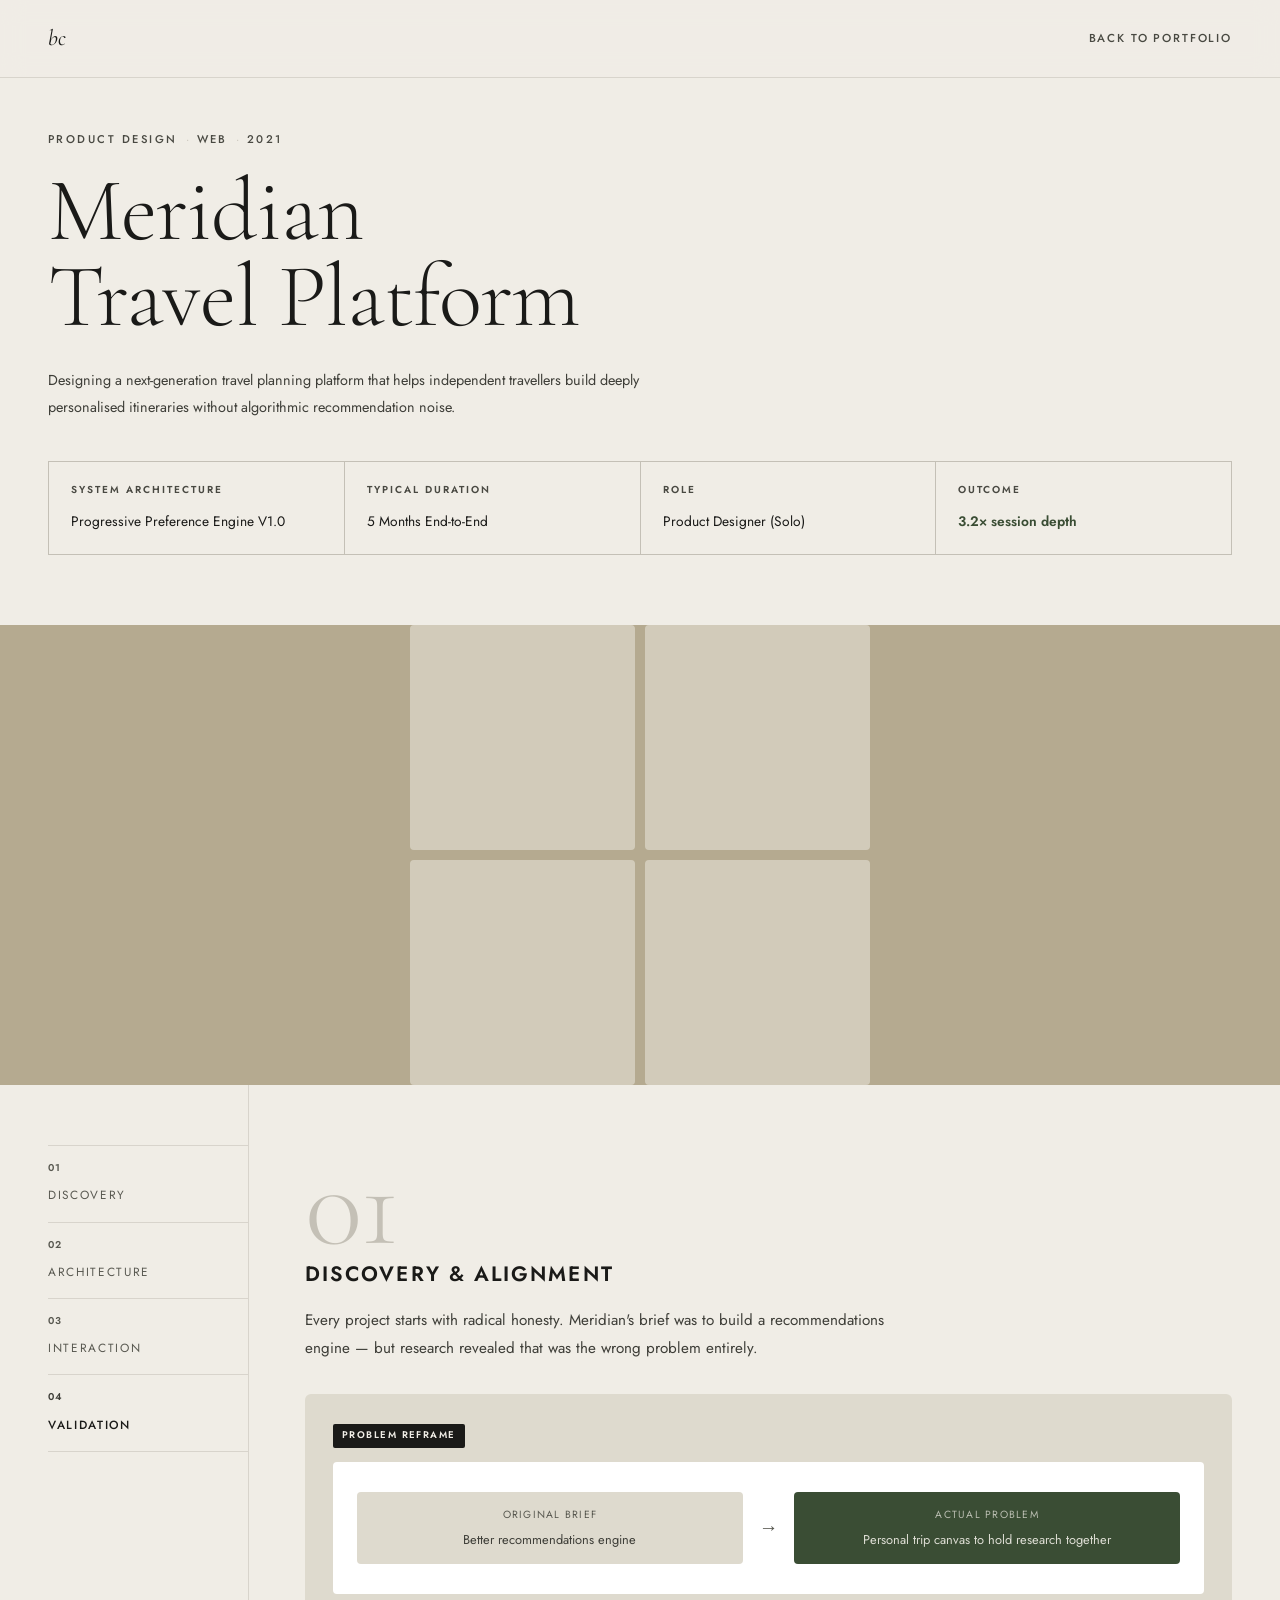
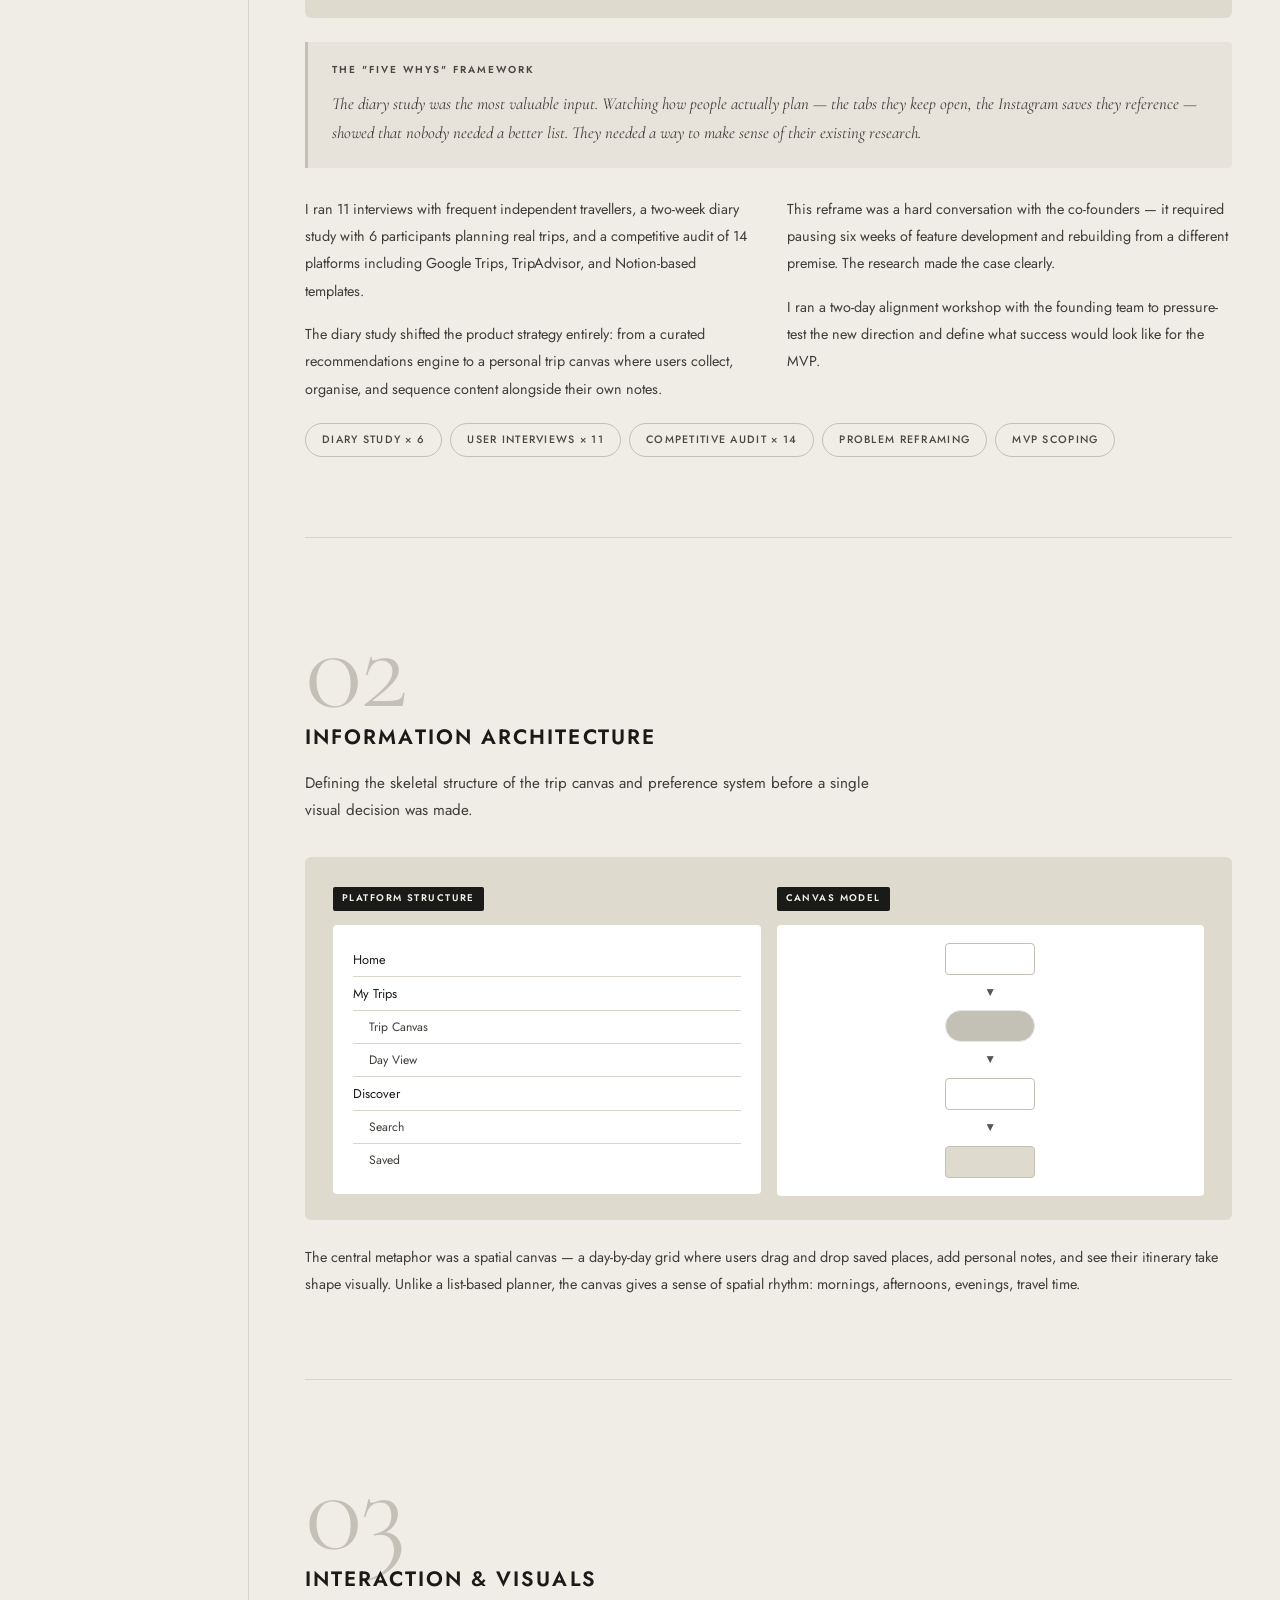
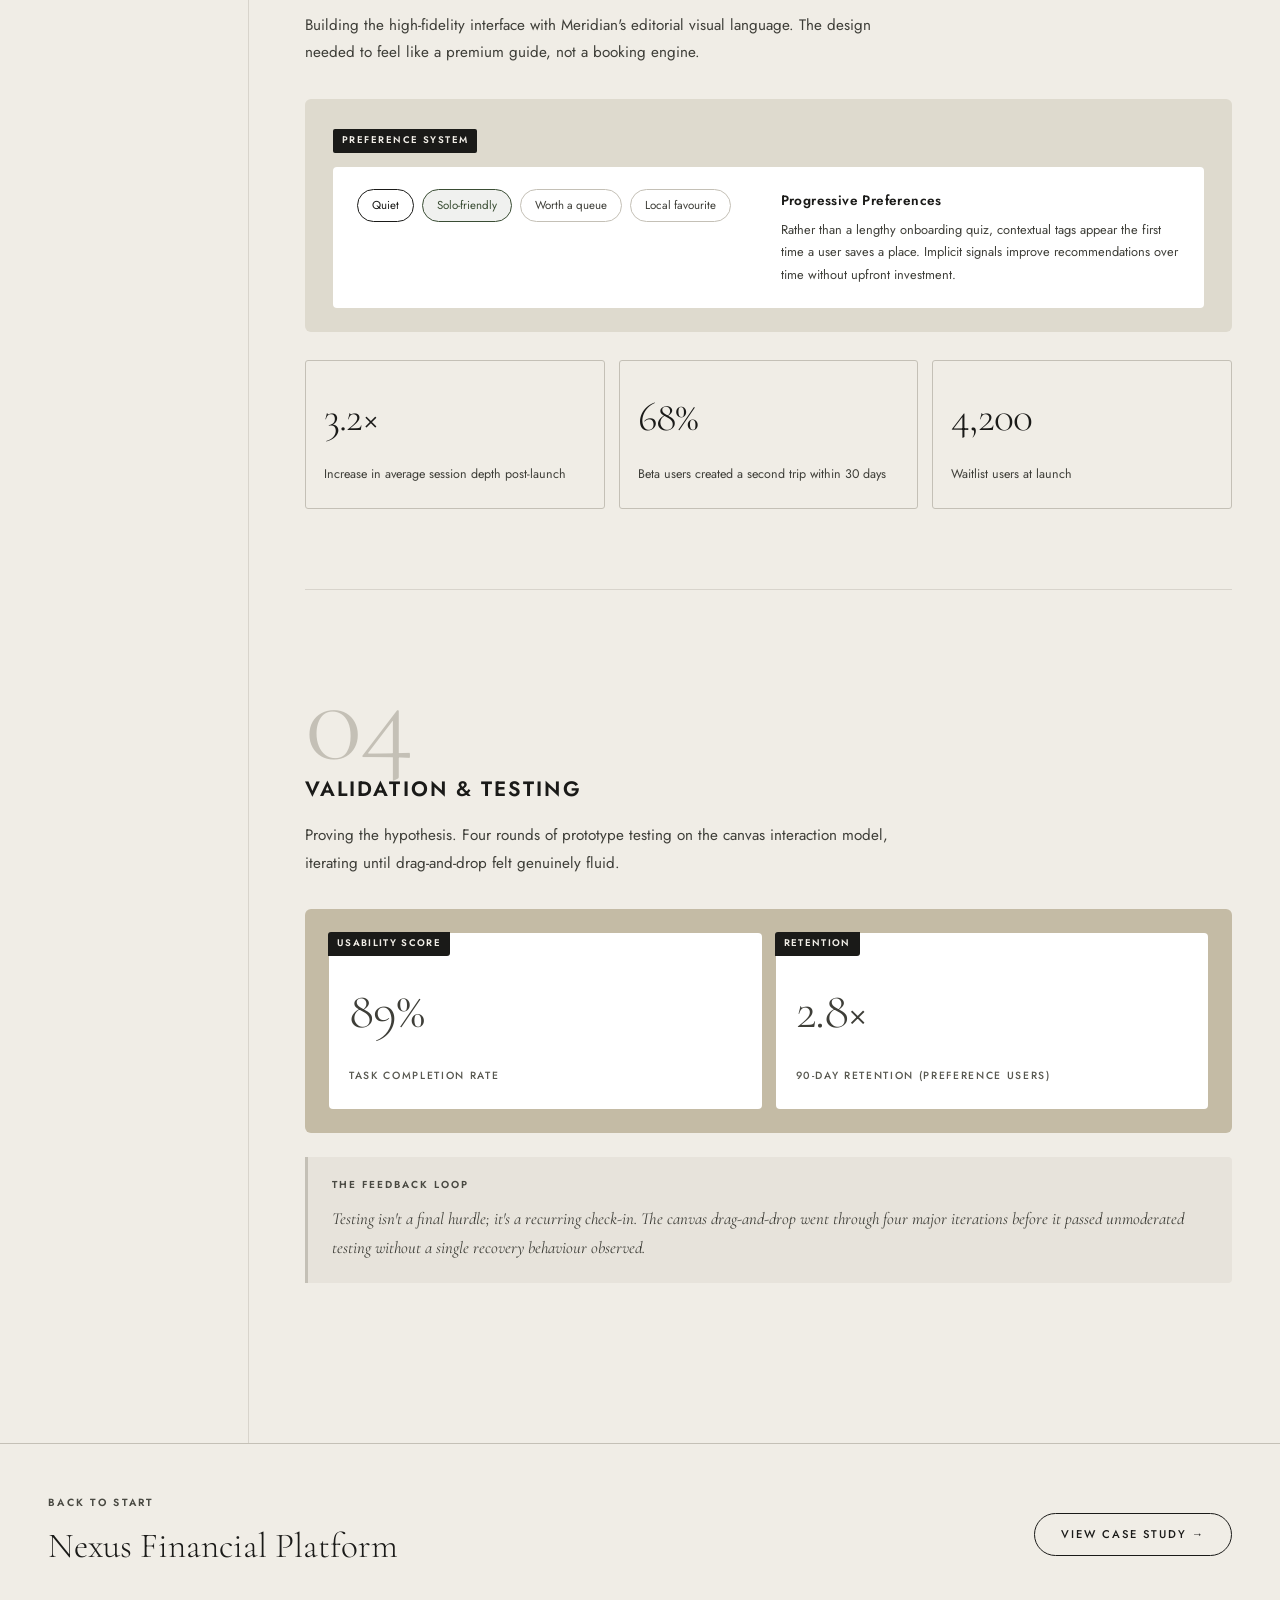
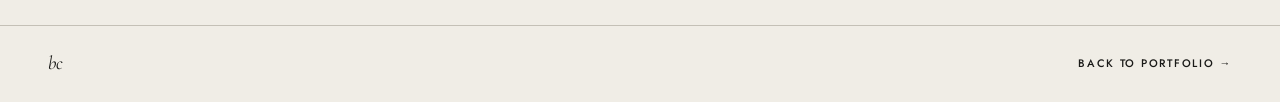
<file: case-nexus.html>
<!DOCTYPE html>
<html lang="en">
<head>
<meta charset="UTF-8">
<meta name="viewport" content="width=device-width, initial-scale=1.0">
<title>Meridian Travel Platform — JD Portfolio</title>
<link rel="stylesheet" href="style.css">
</head>
<body>

<nav class="site-nav">
  <a href="index.html" class="nav-logo">bc</a>
  <a href="index.html#work" class="nav-back">Back to Portfolio</a>
</nav>

<header class="cs-hero">
  <div class="cs-hero-meta">
    <span class="cs-category">Product Design</span>
    <span class="cs-meta-dot">·</span>
    <span class="cs-category">Web</span>
    <span class="cs-meta-dot">·</span>
    <span class="cs-category">2021</span>
  </div>
  <h1 class="cs-title">Meridian<br>Travel Platform</h1>
  <p class="prose" style="max-width:600px;margin-bottom:0">Designing a next-generation travel planning platform that helps independent travellers build deeply personalised itineraries without algorithmic recommendation noise.</p>
  <div class="cs-summary-grid">
    <div class="cs-summary-cell"><span class="cs-summary-label">System Architecture</span><span class="cs-summary-value">Progressive Preference Engine V1.0</span></div>
    <div class="cs-summary-cell"><span class="cs-summary-label">Typical Duration</span><span class="cs-summary-value">5 Months End-to-End</span></div>
    <div class="cs-summary-cell"><span class="cs-summary-label">Role</span><span class="cs-summary-value">Product Designer (Solo)</span></div>
    <div class="cs-summary-cell"><span class="cs-summary-label">Outcome</span><span class="cs-summary-value accent">3.2× session depth</span></div>
  </div>
</header>

<div class="cs-banner cs-banner-meridian" aria-hidden="true">
  <div style="width:55%;max-width:460px;display:grid;grid-template-columns:1fr 1fr;gap:10px;">
    <div style="aspect-ratio:1;background:rgba(240,237,230,0.5);border-radius:4px;"></div>
    <div style="aspect-ratio:1;background:rgba(240,237,230,0.5);border-radius:4px;"></div>
    <div style="aspect-ratio:1;background:rgba(240,237,230,0.5);border-radius:4px;"></div>
    <div style="aspect-ratio:1;background:rgba(240,237,230,0.5);border-radius:4px;"></div>
  </div>
</div>

<div class="cs-body">

  <nav class="cs-toc" aria-label="Page sections">
    <a href="#s-discovery"    class="cs-toc-item active" data-section="s-discovery"><span class="cs-toc-num">01</span><span class="cs-toc-label">Discovery</span></a>
    <a href="#s-architecture" class="cs-toc-item" data-section="s-architecture"><span class="cs-toc-num">02</span><span class="cs-toc-label">Architecture</span></a>
    <a href="#s-interaction"  class="cs-toc-item" data-section="s-interaction"><span class="cs-toc-num">03</span><span class="cs-toc-label">Interaction</span></a>
    <a href="#s-validation"   class="cs-toc-item" data-section="s-validation"><span class="cs-toc-num">04</span><span class="cs-toc-label">Validation</span></a>
  </nav>

  <main class="cs-content">

    <section class="cs-section" id="s-discovery">
      <span class="cs-step-num" aria-hidden="true">01</span>
      <h2 class="cs-step-title">Discovery &amp; Alignment</h2>
      <p class="cs-step-intro">Every project starts with radical honesty. Meridian's brief was to build a recommendations engine — but research revealed that was the wrong problem entirely.</p>

      <div class="diagram-card">
        <div class="diagram-label-row"><span class="diagram-tag">Problem Reframe</span></div>
        <div class="diagram-card-inner">
          <div style="display:grid;grid-template-columns:1fr auto 1fr;gap:16px;align-items:center;padding:8px 0;">
            <div style="padding:14px;background:var(--bg-inset);border-radius:4px;text-align:center;">
              <div style="font-size:0.65rem;letter-spacing:0.12em;text-transform:uppercase;color:var(--text-subtle);margin-bottom:6px;">Original Brief</div>
              <div style="font-size:0.8rem;font-weight:400;color:var(--text-muted);">Better recommendations engine</div>
            </div>
            <div style="font-size:1.2rem;color:var(--text-subtle);">→</div>
            <div style="padding:14px;background:var(--green);border-radius:4px;text-align:center;">
              <div style="font-size:0.65rem;letter-spacing:0.12em;text-transform:uppercase;color:rgba(240,237,230,0.7);margin-bottom:6px;">Actual Problem</div>
              <div style="font-size:0.8rem;font-weight:400;color:rgba(240,237,230,0.9);">Personal trip canvas to hold research together</div>
            </div>
          </div>
        </div>
      </div>

      <blockquote class="quote-callout">
        <span class="quote-callout-label">The "Five Whys" Framework</span>
        <p class="quote-callout-text">The diary study was the most valuable input. Watching how people actually plan — the tabs they keep open, the Instagram saves they reference — showed that nobody needed a better list. They needed a way to make sense of their existing research.</p>
      </blockquote>

      <div class="two-col" style="margin-top:28px">
        <div class="prose">
          <p>I ran 11 interviews with frequent independent travellers, a two-week diary study with 6 participants planning real trips, and a competitive audit of 14 platforms including Google Trips, TripAdvisor, and Notion-based templates.</p>
          <p>The diary study shifted the product strategy entirely: from a curated recommendations engine to a personal trip canvas where users collect, organise, and sequence content alongside their own notes.</p>
        </div>
        <div class="prose">
          <p>This reframe was a hard conversation with the co-founders — it required pausing six weeks of feature development and rebuilding from a different premise. The research made the case clearly.</p>
          <p>I ran a two-day alignment workshop with the founding team to pressure-test the new direction and define what success would look like for the MVP.</p>
        </div>
      </div>

      <div class="tag-list">
        <span class="tag">Diary Study × 6</span>
        <span class="tag">User Interviews × 11</span>
        <span class="tag">Competitive Audit × 14</span>
        <span class="tag">Problem Reframing</span>
        <span class="tag">MVP Scoping</span>
      </div>
    </section>

    <section class="cs-section" id="s-architecture">
      <span class="cs-step-num" aria-hidden="true">02</span>
      <h2 class="cs-step-title">Information Architecture</h2>
      <p class="cs-step-intro">Defining the skeletal structure of the trip canvas and preference system before a single visual decision was made.</p>

      <div class="diagram-card">
        <div class="arch-diagram-grid">
          <div>
            <div class="diagram-label-row"><span class="diagram-tag">Platform Structure</span></div>
            <div class="sitemap-block">
              <div class="sitemap-row">Home</div>
              <div class="sitemap-row">My Trips</div>
              <div class="sitemap-row indent">Trip Canvas</div>
              <div class="sitemap-row indent">Day View</div>
              <div class="sitemap-row">Discover</div>
              <div class="sitemap-row indent">Search</div>
              <div class="sitemap-row indent">Saved</div>
            </div>
          </div>
          <div>
            <div class="diagram-label-row"><span class="diagram-tag">Canvas Model</span></div>
            <div class="userflow-block">
              <div class="uf-box" style="width:90px;"></div>
              <div class="uf-arrow">▼</div>
              <div class="uf-box pill" style="width:90px;background:var(--khaki);opacity:0.4;"></div>
              <div class="uf-arrow">▼</div>
              <div class="uf-box" style="width:90px;"></div>
              <div class="uf-arrow">▼</div>
              <div class="uf-box" style="width:90px;background:var(--bg-inset);"></div>
            </div>
          </div>
        </div>
      </div>

      <div class="prose">
        <p>The central metaphor was a spatial canvas — a day-by-day grid where users drag and drop saved places, add personal notes, and see their itinerary take shape visually. Unlike a list-based planner, the canvas gives a sense of spatial rhythm: mornings, afternoons, evenings, travel time.</p>
      </div>
    </section>

    <section class="cs-section" id="s-interaction">
      <span class="cs-step-num" aria-hidden="true">03</span>
      <h2 class="cs-step-title">Interaction &amp; Visuals</h2>
      <p class="cs-step-intro">Building the high-fidelity interface with Meridian's editorial visual language. The design needed to feel like a premium guide, not a booking engine.</p>

      <div class="diagram-card">
        <div class="diagram-label-row"><span class="diagram-tag">Preference System</span></div>
        <div class="diagram-card-inner">
          <div class="component-card">
            <div>
              <div style="display:flex;flex-wrap:wrap;gap:8px;">
                <div style="padding:6px 14px;border:1.5px solid var(--text);border-radius:100px;font-size:0.72rem;color:var(--text);">Quiet</div>
                <div style="padding:6px 14px;border:1.5px solid var(--green);border-radius:100px;font-size:0.72rem;color:var(--green);background:rgba(63,82,56,0.08);">Solo-friendly</div>
                <div style="padding:6px 14px;border:1.5px solid var(--border);border-radius:100px;font-size:0.72rem;color:var(--text-muted);">Worth a queue</div>
                <div style="padding:6px 14px;border:1.5px solid var(--border);border-radius:100px;font-size:0.72rem;color:var(--text-muted);">Local favourite</div>
              </div>
            </div>
            <div class="component-text-block">
              <div class="comp-title">Progressive Preferences</div>
              <p class="comp-body">Rather than a lengthy onboarding quiz, contextual tags appear the first time a user saves a place. Implicit signals improve recommendations over time without upfront investment.</p>
            </div>
          </div>
        </div>
      </div>

      <div class="insight-grid">
        <div class="insight-card"><span class="insight-num">3.2×</span><span class="insight-label">Increase in average session depth post-launch</span></div>
        <div class="insight-card"><span class="insight-num">68%</span><span class="insight-label">Beta users created a second trip within 30 days</span></div>
        <div class="insight-card"><span class="insight-num">4,200</span><span class="insight-label">Waitlist users at launch</span></div>
      </div>
    </section>

    <section class="cs-section" id="s-validation">
      <span class="cs-step-num" aria-hidden="true">04</span>
      <h2 class="cs-step-title">Validation &amp; Testing</h2>
      <p class="cs-step-intro">Proving the hypothesis. Four rounds of prototype testing on the canvas interaction model, iterating until drag-and-drop felt genuinely fluid.</p>

      <div class="metrics-card">
        <div class="metric-cell">
          <span class="metric-tag">Usability Score</span>
          <span class="metric-value">89%</span>
          <span class="metric-label">Task Completion Rate</span>
        </div>
        <div class="metric-cell">
          <span class="metric-tag">Retention</span>
          <span class="metric-value">2.8×</span>
          <span class="metric-label">90-day retention (preference users)</span>
        </div>
      </div>

      <blockquote class="quote-callout">
        <span class="quote-callout-label">The Feedback Loop</span>
        <p class="quote-callout-text">Testing isn't a final hurdle; it's a recurring check-in. The canvas drag-and-drop went through four major iterations before it passed unmoderated testing without a single recovery behaviour observed.</p>
      </blockquote>
    </section>

  </main>
</div>

<div style="border-top:1px solid var(--border);max-width:var(--content-max);margin:0 auto;padding:50px var(--page-pad);display:flex;justify-content:space-between;align-items:center;gap:20px;flex-wrap:wrap;">
  <div><span class="next-label">Back to Start</span><div class="next-title">Nexus Financial Platform</div></div>
  <a href="case-nexus.html" class="btn">View Case Study →</a>
</div>

<footer class="site-footer">
  <span class="footer-logo">bc</span>
  <a href="index.html" class="cs-footer-next">Back to Portfolio →</a>
</footer>

<script>
const sections = document.querySelectorAll('.cs-section');
const tocItems = document.querySelectorAll('.cs-toc-item');
const observer = new IntersectionObserver((entries) => {
  entries.forEach(entry => {
    if (entry.isIntersecting) {
      const id = entry.target.id;
      tocItems.forEach(item => item.classList.toggle('active', item.dataset.section === id));
    }
  });
}, { rootMargin: '-30% 0px -60% 0px', threshold: 0 });
sections.forEach(s => observer.observe(s));
</script>
</body>
</html>
</file>
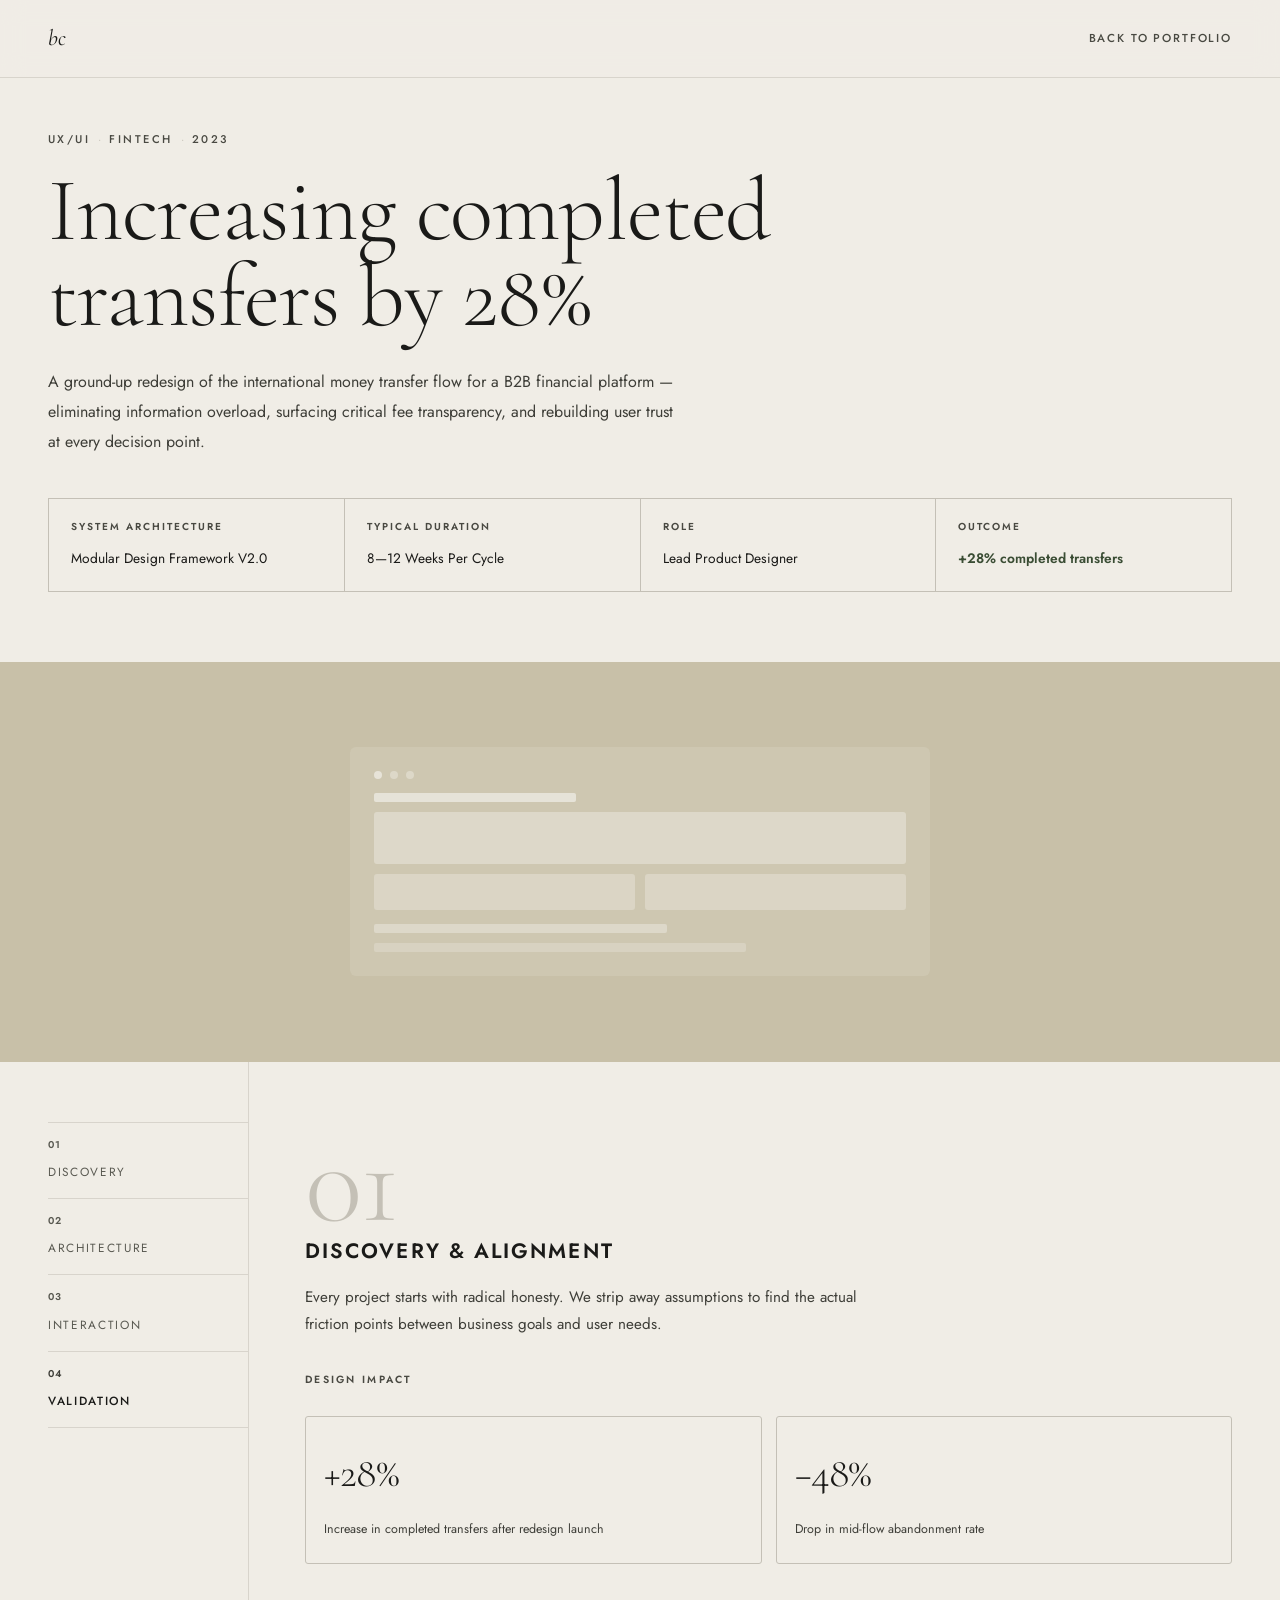
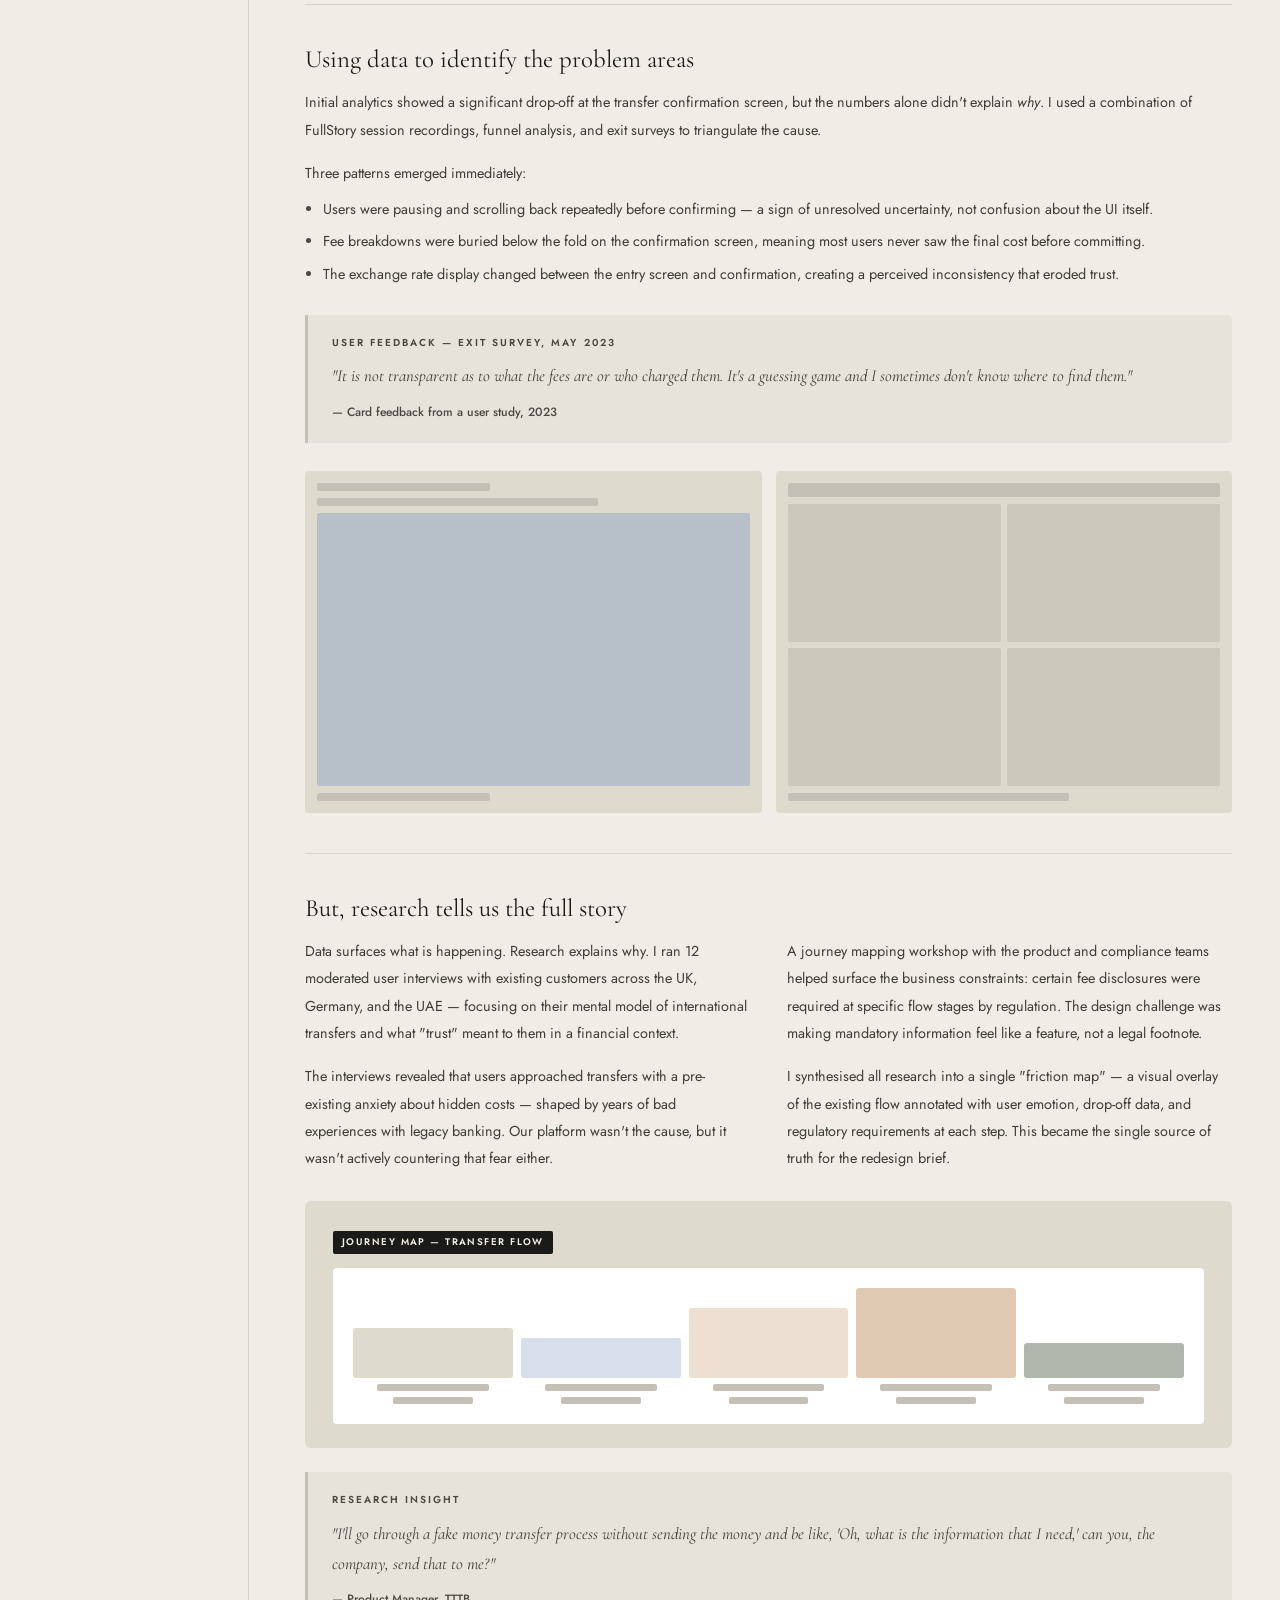
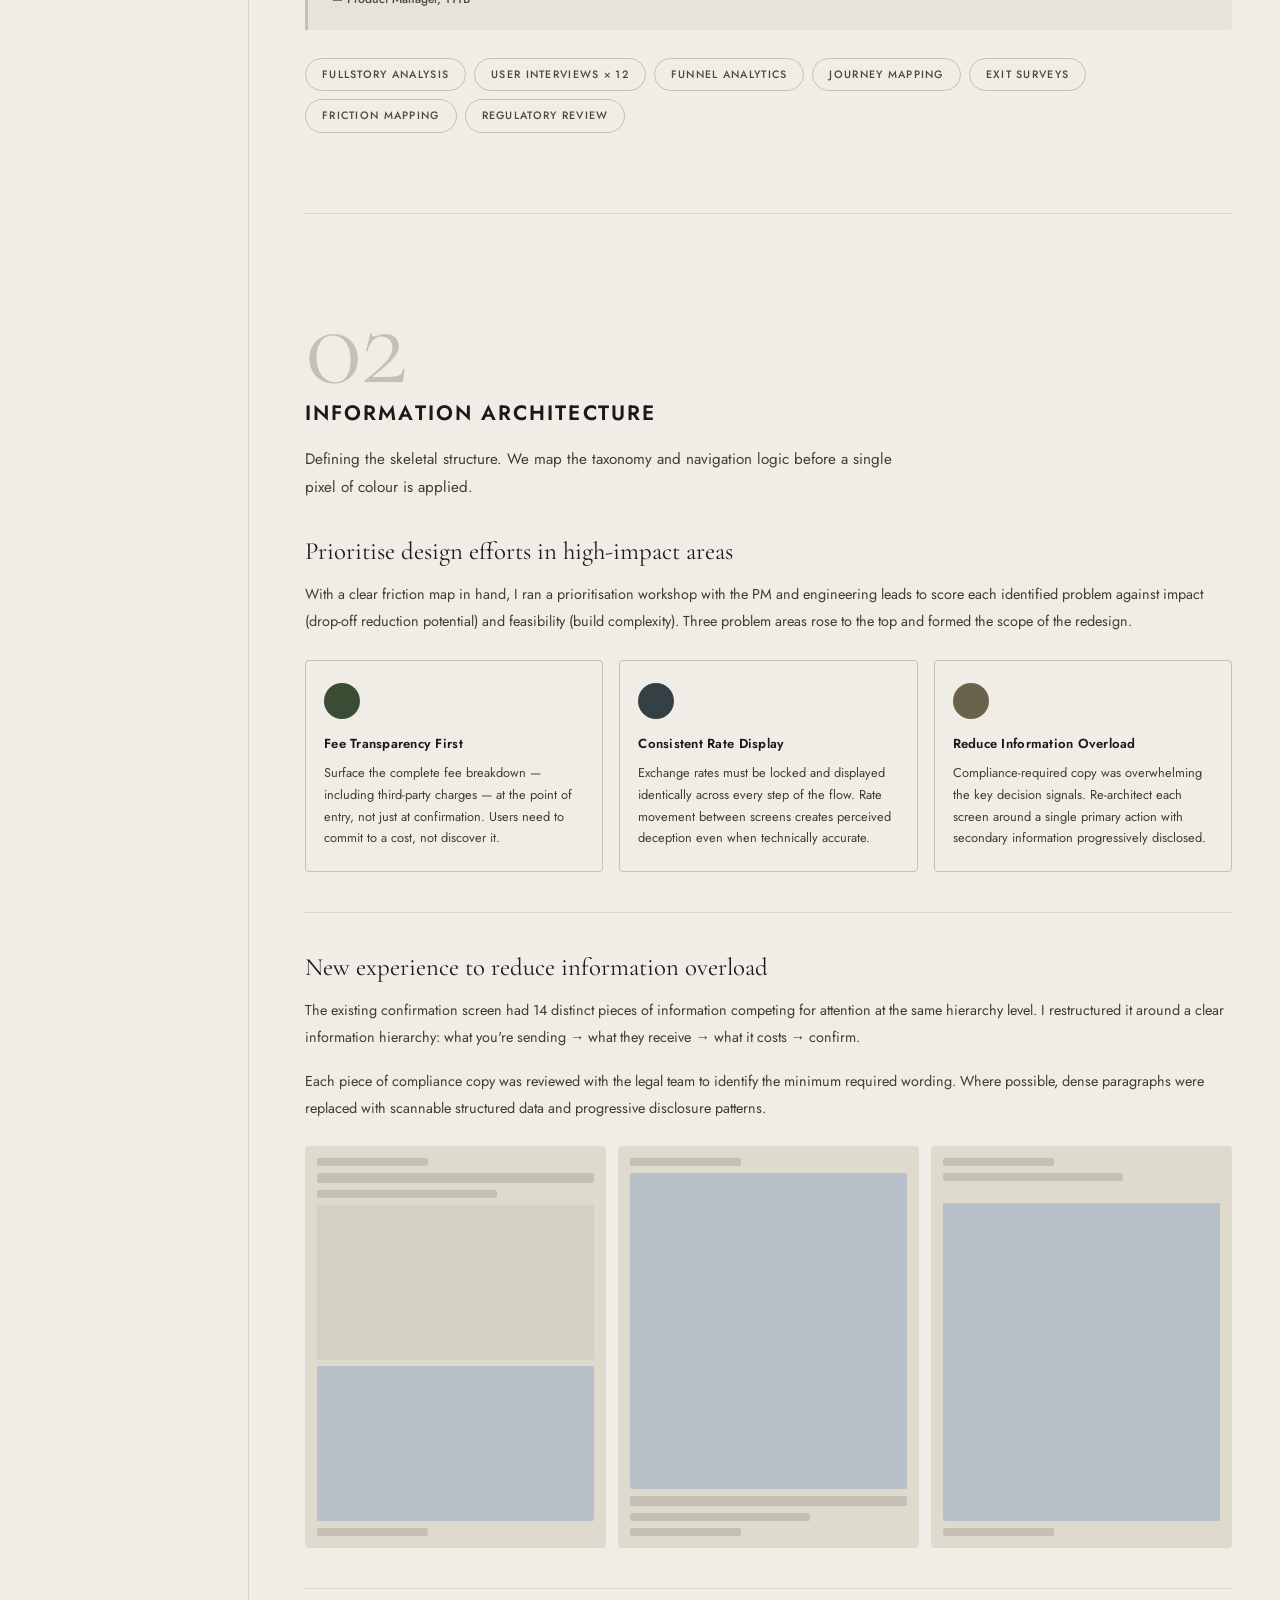
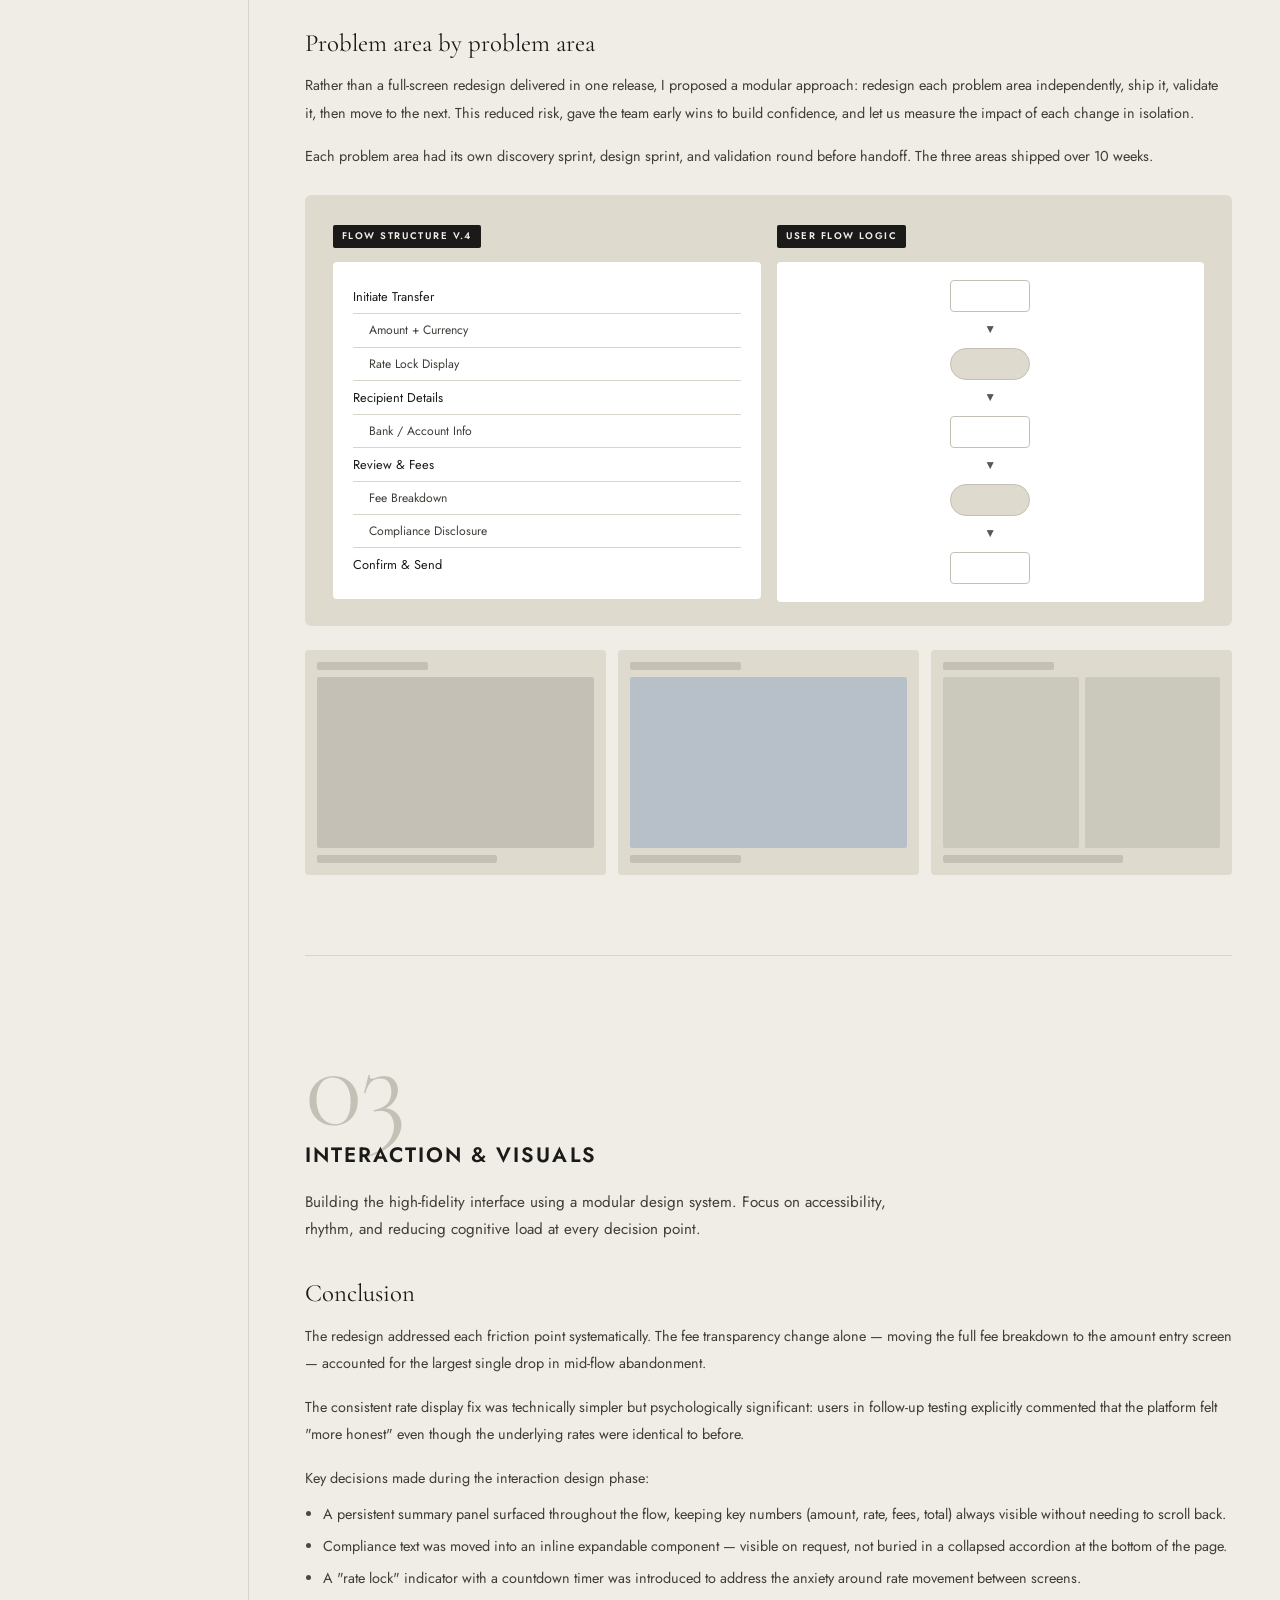
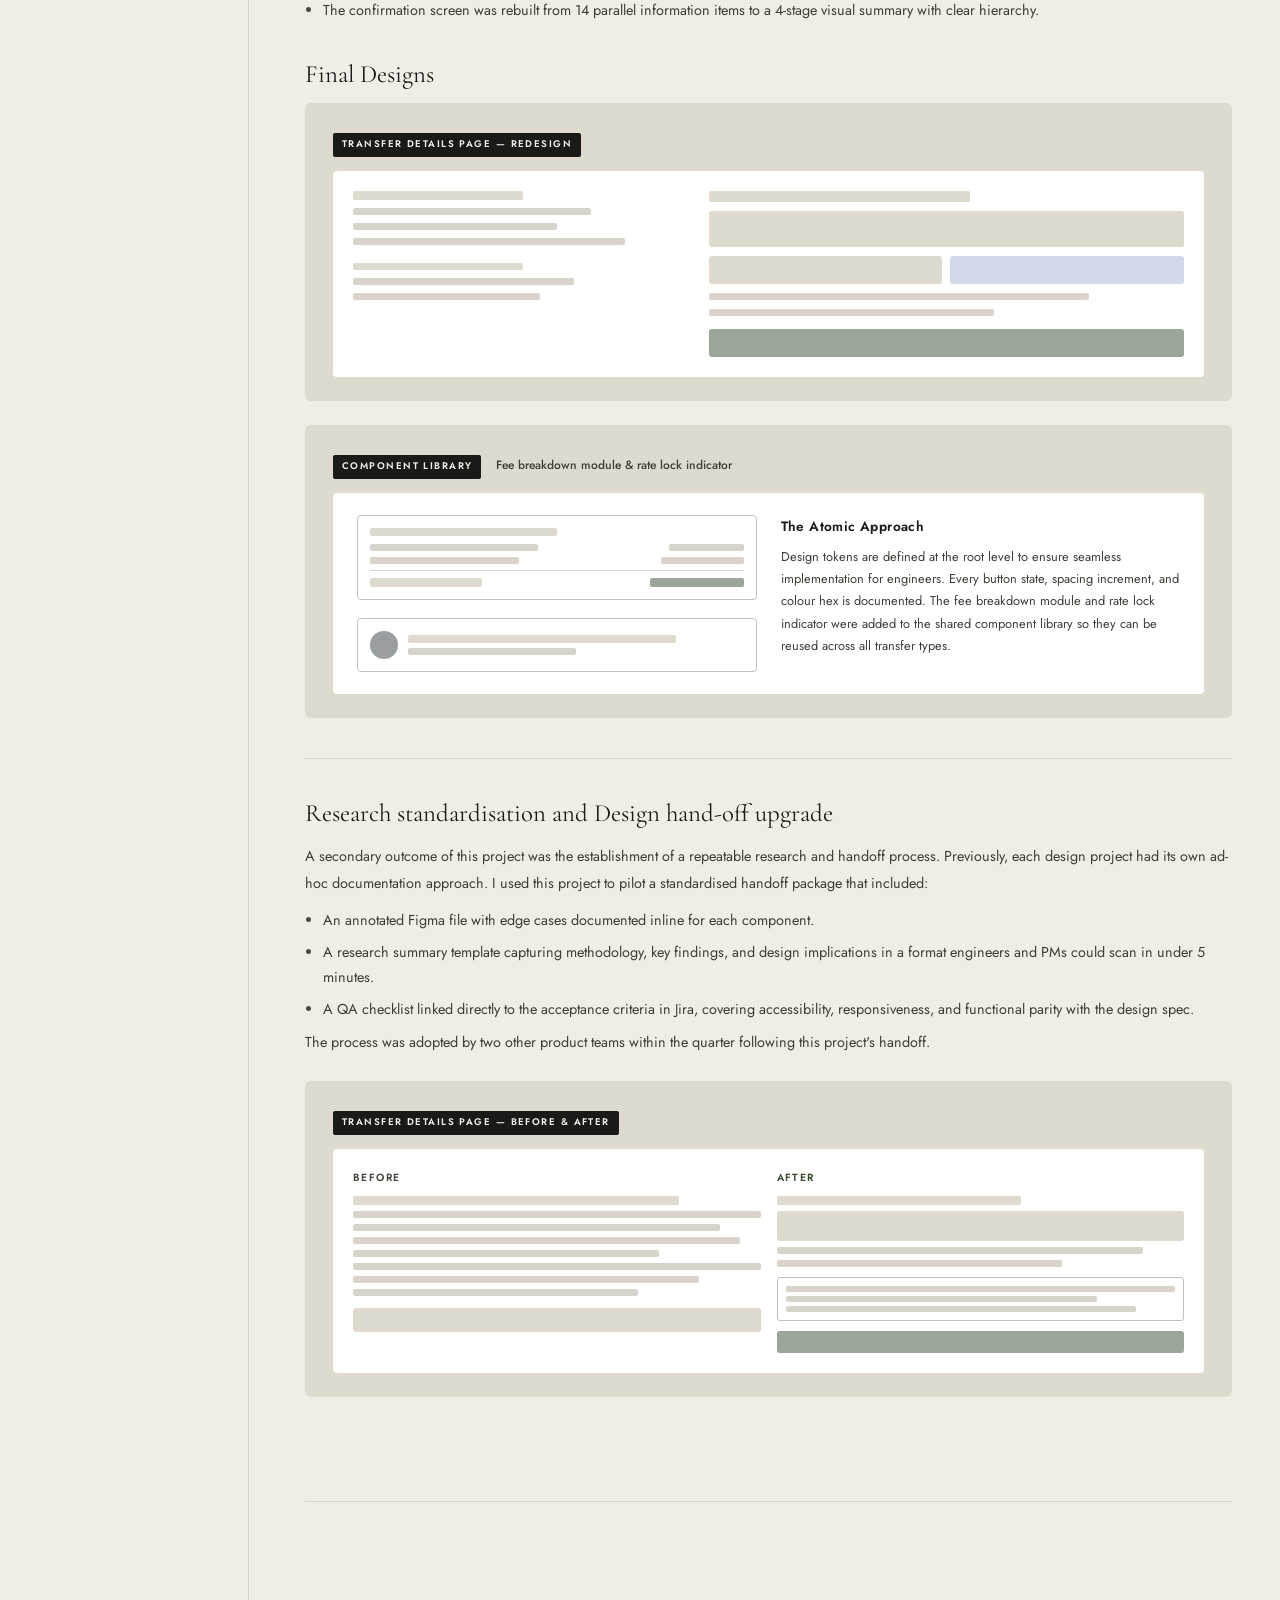
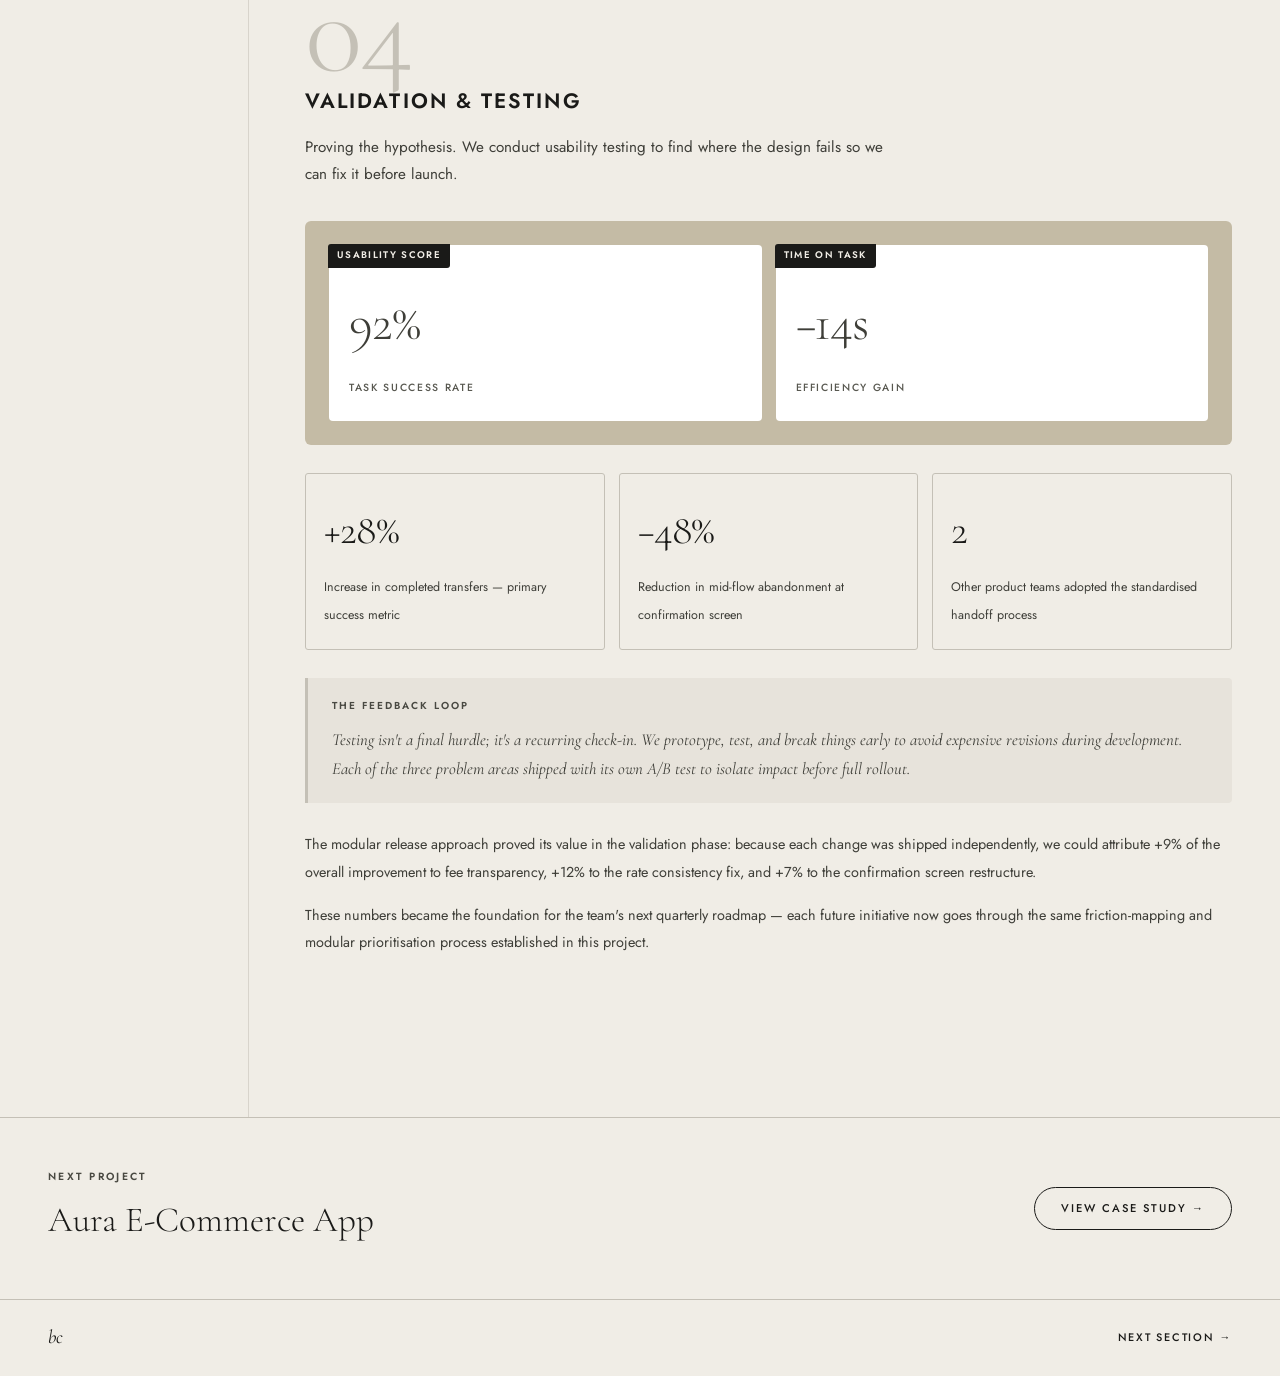
<file: index (1).html>
<!DOCTYPE html>
<html lang="en">
<head>
<meta charset="UTF-8">
<meta name="viewport" content="width=device-width, initial-scale=1.0">
<title>Increasing Completed Transfers by 28% — JD Portfolio</title>
<link rel="stylesheet" href="style.css">
</head>
<body>

<!-- NAV -->
<nav class="site-nav">
  <a href="index.html" class="nav-logo">bc</a>
  <a href="index.html#work" class="nav-back">Back to Portfolio</a>
</nav>

<!-- PAGE HERO -->
<header class="cs-hero">
  <div class="cs-hero-meta">
    <span class="cs-category">UX/UI</span>
    <span class="cs-meta-dot">·</span>
    <span class="cs-category">Fintech</span>
    <span class="cs-meta-dot">·</span>
    <span class="cs-category">2023</span>
  </div>
  <h1 class="cs-title">Increasing completed<br>transfers by 28%</h1>
  <p class="prose" style="max-width:640px;margin-bottom:0;font-size:1rem;">A ground-up redesign of the international money transfer flow for a B2B financial platform — eliminating information overload, surfacing critical fee transparency, and rebuilding user trust at every decision point.</p>

  <div class="cs-summary-grid">
    <div class="cs-summary-cell">
      <span class="cs-summary-label">System Architecture</span>
      <span class="cs-summary-value">Modular Design Framework V2.0</span>
    </div>
    <div class="cs-summary-cell">
      <span class="cs-summary-label">Typical Duration</span>
      <span class="cs-summary-value">8—12 Weeks Per Cycle</span>
    </div>
    <div class="cs-summary-cell">
      <span class="cs-summary-label">Role</span>
      <span class="cs-summary-value">Lead Product Designer</span>
    </div>
    <div class="cs-summary-cell">
      <span class="cs-summary-label">Outcome</span>
      <span class="cs-summary-value accent">+28% completed transfers</span>
    </div>
  </div>
</header>

<!-- FULL-WIDTH BANNER -->
<div class="cs-banner cs-banner-nexus" aria-hidden="true">
  <div style="width:65%;max-width:580px;background:rgba(240,237,230,0.14);border-radius:6px;padding:24px;display:flex;flex-direction:column;gap:10px;">
    <div style="display:flex;gap:8px;margin-bottom:4px;">
      <div style="width:8px;height:8px;border-radius:50%;background:rgba(255,255,255,0.5);"></div>
      <div style="width:8px;height:8px;border-radius:50%;background:rgba(255,255,255,0.3);"></div>
      <div style="width:8px;height:8px;border-radius:50%;background:rgba(255,255,255,0.3);"></div>
    </div>
    <div style="height:9px;width:38%;background:rgba(255,255,255,0.5);border-radius:2px;"></div>
    <div style="height:52px;background:rgba(255,255,255,0.3);border-radius:3px;"></div>
    <div style="display:grid;grid-template-columns:1fr 1fr;gap:10px;">
      <div style="height:36px;background:rgba(255,255,255,0.25);border-radius:3px;"></div>
      <div style="height:36px;background:rgba(255,255,255,0.25);border-radius:3px;"></div>
    </div>
    <div style="height:9px;width:55%;background:rgba(255,255,255,0.3);border-radius:2px;margin-top:4px;"></div>
    <div style="height:9px;width:70%;background:rgba(255,255,255,0.2);border-radius:2px;"></div>
  </div>
</div>

<!-- BODY: sticky TOC + scrolling content -->
<div class="cs-body">

  <!-- LEFT: sticky TOC -->
  <nav class="cs-toc" aria-label="Page sections">
    <a href="#s-discovery"    class="cs-toc-item active" data-section="s-discovery">
      <span class="cs-toc-num">01</span>
      <span class="cs-toc-label">Discovery</span>
    </a>
    <a href="#s-architecture" class="cs-toc-item" data-section="s-architecture">
      <span class="cs-toc-num">02</span>
      <span class="cs-toc-label">Architecture</span>
    </a>
    <a href="#s-interaction"  class="cs-toc-item" data-section="s-interaction">
      <span class="cs-toc-num">03</span>
      <span class="cs-toc-label">Interaction</span>
    </a>
    <a href="#s-validation"   class="cs-toc-item" data-section="s-validation">
      <span class="cs-toc-num">04</span>
      <span class="cs-toc-label">Validation</span>
    </a>
  </nav>

  <!-- RIGHT: scrolling content -->
  <main class="cs-content">

    <!-- ═══ 01 DISCOVERY ═══ -->
    <section class="cs-section" id="s-discovery">
      <span class="cs-step-num" aria-hidden="true">01</span>
      <h2 class="cs-step-title">Discovery &amp; Alignment</h2>
      <p class="cs-step-intro">Every project starts with radical honesty. We strip away assumptions to find the actual friction points between business goals and user needs.</p>

      <!-- Design Impact -->
      <span class="cs-eyebrow">Design Impact</span>
      <div class="insight-grid-2">
        <div class="insight-card">
          <span class="insight-num">+28%</span>
          <span class="insight-label">Increase in completed transfers after redesign launch</span>
        </div>
        <div class="insight-card">
          <span class="insight-num">−48%</span>
          <span class="insight-label">Drop in mid-flow abandonment rate</span>
        </div>
      </div>

      <hr class="cs-rule">

      <!-- Using data to identify the problem -->
      <h3 class="cs-subhead">Using data to identify the problem areas</h3>
      <div class="prose">
        <p>Initial analytics showed a significant drop-off at the transfer confirmation screen, but the numbers alone didn't explain <em>why</em>. I used a combination of FullStory session recordings, funnel analysis, and exit surveys to triangulate the cause.</p>
        <p>Three patterns emerged immediately:</p>
        <ul>
          <li>Users were pausing and scrolling back repeatedly before confirming — a sign of unresolved uncertainty, not confusion about the UI itself.</li>
          <li>Fee breakdowns were buried below the fold on the confirmation screen, meaning most users never saw the final cost before committing.</li>
          <li>The exchange rate display changed between the entry screen and confirmation, creating a perceived inconsistency that eroded trust.</li>
        </ul>
      </div>

      <!-- Quote -->
      <blockquote class="quote-callout" style="margin-top:28px;">
        <span class="quote-callout-label">User Feedback — Exit Survey, May 2023</span>
        <p class="quote-callout-text">"It is not transparent as to what the fees are or who charged them. It's a guessing game and I sometimes don't know where to find them."</p>
        <span class="quote-callout-attr">— Card feedback from a user study, 2023</span>
      </blockquote>

      <div class="wireframe-grid-2" style="margin-top:28px;">
        <div class="wireframe-card">
          <div class="wf-bar short"></div>
          <div class="wf-bar med"></div>
          <div class="wf-block blue"></div>
          <div class="wf-bar short"></div>
        </div>
        <div class="wireframe-card">
          <div class="wf-bar full"></div>
          <div class="wf-grid">
            <div class="wf-cell"></div>
            <div class="wf-cell"></div>
            <div class="wf-cell"></div>
            <div class="wf-cell"></div>
          </div>
          <div class="wf-bar med"></div>
        </div>
      </div>

      <hr class="cs-rule">

      <!-- But research tells the full story -->
      <h3 class="cs-subhead">But, research tells us the full story</h3>
      <div class="two-col">
        <div class="prose">
          <p>Data surfaces what is happening. Research explains why. I ran 12 moderated user interviews with existing customers across the UK, Germany, and the UAE — focusing on their mental model of international transfers and what "trust" meant to them in a financial context.</p>
          <p>The interviews revealed that users approached transfers with a pre-existing anxiety about hidden costs — shaped by years of bad experiences with legacy banking. Our platform wasn't the cause, but it wasn't actively countering that fear either.</p>
        </div>
        <div class="prose">
          <p>A journey mapping workshop with the product and compliance teams helped surface the business constraints: certain fee disclosures were required at specific flow stages by regulation. The design challenge was making mandatory information feel like a feature, not a legal footnote.</p>
          <p>I synthesised all research into a single "friction map" — a visual overlay of the existing flow annotated with user emotion, drop-off data, and regulatory requirements at each step. This became the single source of truth for the redesign brief.</p>
        </div>
      </div>

      <!-- Journey map placeholder -->
      <div class="diagram-card" style="margin-top:28px;">
        <div class="diagram-label-row"><span class="diagram-tag">Journey Map — Transfer Flow</span></div>
        <div style="background:#fff;border-radius:4px;padding:20px;display:grid;grid-template-columns:repeat(5,1fr);gap:8px;align-items:end;">
          <div style="display:flex;flex-direction:column;align-items:center;gap:6px;">
            <div style="height:50px;width:100%;background:var(--bg-inset);border-radius:3px;"></div>
            <div style="height:7px;width:70%;background:var(--border);border-radius:2px;"></div>
            <div style="height:7px;width:50%;background:var(--border);border-radius:2px;"></div>
          </div>
          <div style="display:flex;flex-direction:column;align-items:center;gap:6px;">
            <div style="height:40px;width:100%;background:#8fa4c4;opacity:0.35;border-radius:3px;"></div>
            <div style="height:7px;width:70%;background:var(--border);border-radius:2px;"></div>
            <div style="height:7px;width:50%;background:var(--border);border-radius:2px;"></div>
          </div>
          <div style="display:flex;flex-direction:column;align-items:center;gap:6px;">
            <div style="height:70px;width:100%;background:#c4956a;opacity:0.3;border-radius:3px;"></div>
            <div style="height:7px;width:70%;background:var(--border);border-radius:2px;"></div>
            <div style="height:7px;width:50%;background:var(--border);border-radius:2px;"></div>
          </div>
          <div style="display:flex;flex-direction:column;align-items:center;gap:6px;">
            <div style="height:90px;width:100%;background:#c4956a;opacity:0.5;border-radius:3px;"></div>
            <div style="height:7px;width:70%;background:var(--border);border-radius:2px;"></div>
            <div style="height:7px;width:50%;background:var(--border);border-radius:2px;"></div>
          </div>
          <div style="display:flex;flex-direction:column;align-items:center;gap:6px;">
            <div style="height:35px;width:100%;background:var(--green);opacity:0.4;border-radius:3px;"></div>
            <div style="height:7px;width:70%;background:var(--border);border-radius:2px;"></div>
            <div style="height:7px;width:50%;background:var(--border);border-radius:2px;"></div>
          </div>
        </div>
      </div>

      <!-- Second quote -->
      <blockquote class="quote-callout" style="margin-top:24px;">
        <span class="quote-callout-label">Research Insight</span>
        <p class="quote-callout-text">"I'll go through a fake money transfer process without sending the money and be like, 'Oh, what is the information that I need,' can you, the company, send that to me?"</p>
        <span class="quote-callout-attr">— Product Manager, TTTB</span>
      </blockquote>

      <div class="tag-list" style="margin-top:28px;">
        <span class="tag">FullStory Analysis</span>
        <span class="tag">User Interviews × 12</span>
        <span class="tag">Funnel Analytics</span>
        <span class="tag">Journey Mapping</span>
        <span class="tag">Exit Surveys</span>
        <span class="tag">Friction Mapping</span>
        <span class="tag">Regulatory Review</span>
      </div>
    </section>

    <!-- ═══ 02 ARCHITECTURE ═══ -->
    <section class="cs-section" id="s-architecture">
      <span class="cs-step-num" aria-hidden="true">02</span>
      <h2 class="cs-step-title">Information Architecture</h2>
      <p class="cs-step-intro">Defining the skeletal structure. We map the taxonomy and navigation logic before a single pixel of colour is applied.</p>

      <!-- Prioritise efforts -->
      <h3 class="cs-subhead">Prioritise design efforts in high-impact areas</h3>
      <div class="prose">
        <p>With a clear friction map in hand, I ran a prioritisation workshop with the PM and engineering leads to score each identified problem against impact (drop-off reduction potential) and feasibility (build complexity). Three problem areas rose to the top and formed the scope of the redesign.</p>
      </div>

      <!-- Three principles -->
      <div class="principles-row">
        <div class="principle-card">
          <div class="principle-icon green"></div>
          <div class="principle-title">Fee Transparency First</div>
          <p class="principle-desc">Surface the complete fee breakdown — including third-party charges — at the point of entry, not just at confirmation. Users need to commit to a cost, not discover it.</p>
        </div>
        <div class="principle-card">
          <div class="principle-icon slate"></div>
          <div class="principle-title">Consistent Rate Display</div>
          <p class="principle-desc">Exchange rates must be locked and displayed identically across every step of the flow. Rate movement between screens creates perceived deception even when technically accurate.</p>
        </div>
        <div class="principle-card">
          <div class="principle-icon khaki"></div>
          <div class="principle-title">Reduce Information Overload</div>
          <p class="principle-desc">Compliance-required copy was overwhelming the key decision signals. Re-architect each screen around a single primary action with secondary information progressively disclosed.</p>
        </div>
      </div>

      <hr class="cs-rule">

      <!-- New experience section -->
      <h3 class="cs-subhead">New experience to reduce information overload</h3>
      <div class="prose">
        <p>The existing confirmation screen had 14 distinct pieces of information competing for attention at the same hierarchy level. I restructured it around a clear information hierarchy: what you're sending → what they receive → what it costs → confirm.</p>
        <p>Each piece of compliance copy was reviewed with the legal team to identify the minimum required wording. Where possible, dense paragraphs were replaced with scannable structured data and progressive disclosure patterns.</p>
      </div>

      <div class="wireframe-grid" style="margin-top:24px;">
        <div class="wireframe-card" style="aspect-ratio:3/4;">
          <div class="wf-bar short"></div>
          <div class="wf-bar full" style="height:10px;"></div>
          <div class="wf-bar med"></div>
          <div style="flex:1;display:grid;grid-template-rows:1fr 1fr;gap:6px;">
            <div class="wf-block" style="opacity:0.4;"></div>
            <div class="wf-block blue"></div>
          </div>
          <div class="wf-bar short"></div>
        </div>
        <div class="wireframe-card" style="aspect-ratio:3/4;">
          <div class="wf-bar short"></div>
          <div class="wf-block blue"></div>
          <div class="wf-bar full" style="height:10px;"></div>
          <div class="wf-bar med"></div>
          <div class="wf-bar short"></div>
        </div>
        <div class="wireframe-card" style="aspect-ratio:3/4;">
          <div class="wf-bar short"></div>
          <div class="wf-bar med"></div>
          <div style="flex:1;display:flex;flex-direction:column;gap:5px;">
            <div class="wf-block" style="flex:0;height:16px;opacity:0.4;"></div>
            <div class="wf-block" style="flex:0;height:16px;"></div>
            <div class="wf-block" style="flex:0;height:16px;opacity:0.6;"></div>
            <div class="wf-block blue" style="flex:1;"></div>
          </div>
          <div class="wf-bar short"></div>
        </div>
      </div>

      <hr class="cs-rule">

      <!-- Problem area by problem area -->
      <h3 class="cs-subhead">Problem area by problem area</h3>
      <div class="prose">
        <p>Rather than a full-screen redesign delivered in one release, I proposed a modular approach: redesign each problem area independently, ship it, validate it, then move to the next. This reduced risk, gave the team early wins to build confidence, and let us measure the impact of each change in isolation.</p>
        <p>Each problem area had its own discovery sprint, design sprint, and validation round before handoff. The three areas shipped over 10 weeks.</p>
      </div>

      <!-- Sitemap -->
      <div class="diagram-card" style="margin-top:24px;">
        <div class="arch-diagram-grid">
          <div>
            <div class="diagram-label-row"><span class="diagram-tag">Flow Structure V.4</span></div>
            <div class="sitemap-block">
              <div class="sitemap-row">Initiate Transfer</div>
              <div class="sitemap-row indent">Amount + Currency</div>
              <div class="sitemap-row indent">Rate Lock Display</div>
              <div class="sitemap-row">Recipient Details</div>
              <div class="sitemap-row indent">Bank / Account Info</div>
              <div class="sitemap-row">Review &amp; Fees</div>
              <div class="sitemap-row indent">Fee Breakdown</div>
              <div class="sitemap-row indent">Compliance Disclosure</div>
              <div class="sitemap-row">Confirm &amp; Send</div>
            </div>
          </div>
          <div>
            <div class="diagram-label-row"><span class="diagram-tag">User Flow Logic</span></div>
            <div class="userflow-block">
              <div class="uf-box"></div>
              <div class="uf-arrow">▼</div>
              <div class="uf-box pill"></div>
              <div class="uf-arrow">▼</div>
              <div class="uf-box"></div>
              <div class="uf-arrow">▼</div>
              <div class="uf-box pill"></div>
              <div class="uf-arrow">▼</div>
              <div class="uf-box"></div>
            </div>
          </div>
        </div>
      </div>

      <div class="wireframe-grid" style="margin-top:16px;">
        <div class="wireframe-card">
          <div class="wf-bar short"></div>
          <div class="wf-block"></div>
          <div class="wf-bar med"></div>
        </div>
        <div class="wireframe-card">
          <div class="wf-bar short"></div>
          <div class="wf-block blue"></div>
          <div class="wf-bar short"></div>
        </div>
        <div class="wireframe-card">
          <div class="wf-bar short"></div>
          <div class="wf-grid">
            <div class="wf-cell"></div>
            <div class="wf-cell"></div>
          </div>
          <div class="wf-bar med"></div>
        </div>
      </div>
    </section>

    <!-- ═══ 03 INTERACTION ═══ -->
    <section class="cs-section" id="s-interaction">
      <span class="cs-step-num" aria-hidden="true">03</span>
      <h2 class="cs-step-title">Interaction &amp; Visuals</h2>
      <p class="cs-step-intro">Building the high-fidelity interface using a modular design system. Focus on accessibility, rhythm, and reducing cognitive load at every decision point.</p>

      <h3 class="cs-subhead">Conclusion</h3>
      <div class="prose">
        <p>The redesign addressed each friction point systematically. The fee transparency change alone — moving the full fee breakdown to the amount entry screen — accounted for the largest single drop in mid-flow abandonment.</p>
        <p>The consistent rate display fix was technically simpler but psychologically significant: users in follow-up testing explicitly commented that the platform felt "more honest" even though the underlying rates were identical to before.</p>
        <p>Key decisions made during the interaction design phase:</p>
        <ul>
          <li>A persistent summary panel surfaced throughout the flow, keeping key numbers (amount, rate, fees, total) always visible without needing to scroll back.</li>
          <li>Compliance text was moved into an inline expandable component — visible on request, not buried in a collapsed accordion at the bottom of the page.</li>
          <li>A "rate lock" indicator with a countdown timer was introduced to address the anxiety around rate movement between screens.</li>
          <li>The confirmation screen was rebuilt from 14 parallel information items to a 4-stage visual summary with clear hierarchy.</li>
        </ul>
      </div>

      <h3 class="cs-subhead" style="margin-top:36px;">Final Designs</h3>

      <div class="diagram-card">
        <div class="diagram-label-row"><span class="diagram-tag">Transfer Details Page — Redesign</span></div>
        <div style="background:#fff;border-radius:4px;padding:20px;display:grid;grid-template-columns:1fr 1.4fr;gap:16px;">
          <!-- Left nav panel -->
          <div style="display:flex;flex-direction:column;gap:8px;">
            <div style="height:9px;width:50%;background:var(--bg-inset);border-radius:2px;"></div>
            <div style="height:7px;width:70%;background:var(--border-light);border-radius:2px;"></div>
            <div style="height:7px;width:60%;background:var(--border-light);border-radius:2px;"></div>
            <div style="height:7px;width:80%;background:var(--border-light);border-radius:2px;"></div>
            <div style="margin-top:10px;height:7px;width:50%;background:var(--bg-inset);border-radius:2px;"></div>
            <div style="height:7px;width:65%;background:var(--border-light);border-radius:2px;"></div>
            <div style="height:7px;width:55%;background:var(--border-light);border-radius:2px;"></div>
          </div>
          <!-- Right content panel -->
          <div style="display:flex;flex-direction:column;gap:9px;">
            <div style="height:11px;width:55%;background:var(--bg-inset);border-radius:2px;"></div>
            <div style="height:36px;background:var(--bg-inset);border-radius:3px;"></div>
            <div style="display:grid;grid-template-columns:1fr 1fr;gap:8px;">
              <div style="height:28px;background:var(--bg-inset);border-radius:3px;"></div>
              <div style="height:28px;background:#8fa4c4;opacity:0.4;border-radius:3px;"></div>
            </div>
            <div style="height:7px;width:80%;background:var(--border-light);border-radius:2px;"></div>
            <div style="height:7px;width:60%;background:var(--border-light);border-radius:2px;"></div>
            <div style="height:28px;background:var(--green);opacity:0.5;border-radius:3px;margin-top:4px;"></div>
          </div>
        </div>
      </div>

      <div class="diagram-card">
        <div class="diagram-label-row">
          <span class="diagram-tag">Component Library</span>
          <span style="margin-left:10px;font-size:0.75rem;font-weight:500;color:var(--text-muted);">Fee breakdown module &amp; rate lock indicator</span>
        </div>
        <div class="diagram-card-inner">
          <div class="component-card">
            <div class="component-swatches">
              <!-- Fee breakdown component visual -->
              <div style="border:1px solid var(--border);border-radius:4px;padding:12px;">
                <div style="height:8px;width:50%;background:var(--bg-inset);border-radius:2px;margin-bottom:8px;"></div>
                <div style="display:flex;justify-content:space-between;margin-bottom:6px;">
                  <div style="height:7px;width:45%;background:var(--border-light);border-radius:2px;"></div>
                  <div style="height:7px;width:20%;background:var(--border-light);border-radius:2px;"></div>
                </div>
                <div style="display:flex;justify-content:space-between;margin-bottom:6px;">
                  <div style="height:7px;width:40%;background:var(--border-light);border-radius:2px;"></div>
                  <div style="height:7px;width:22%;background:var(--border-light);border-radius:2px;"></div>
                </div>
                <div style="border-top:1px solid var(--border-light);padding-top:7px;display:flex;justify-content:space-between;">
                  <div style="height:9px;width:30%;background:var(--bg-inset);border-radius:2px;"></div>
                  <div style="height:9px;width:25%;background:var(--green);opacity:0.5;border-radius:2px;"></div>
                </div>
              </div>
              <!-- Rate lock indicator -->
              <div style="border:1px solid var(--border);border-radius:4px;padding:12px;display:flex;align-items:center;gap:10px;margin-top:8px;">
                <div style="width:28px;height:28px;border-radius:50%;background:var(--slate);opacity:0.5;flex-shrink:0;"></div>
                <div style="flex:1;">
                  <div style="height:8px;width:80%;background:var(--bg-inset);border-radius:2px;margin-bottom:5px;"></div>
                  <div style="height:7px;width:50%;background:var(--border-light);border-radius:2px;"></div>
                </div>
              </div>
            </div>
            <div class="component-text-block">
              <div class="comp-title">The Atomic Approach</div>
              <p class="comp-body">Design tokens are defined at the root level to ensure seamless implementation for engineers. Every button state, spacing increment, and colour hex is documented. The fee breakdown module and rate lock indicator were added to the shared component library so they can be reused across all transfer types.</p>
            </div>
          </div>
        </div>
      </div>

      <hr class="cs-rule">

      <!-- Research standardisation section -->
      <h3 class="cs-subhead">Research standardisation and Design hand-off upgrade</h3>
      <div class="prose">
        <p>A secondary outcome of this project was the establishment of a repeatable research and handoff process. Previously, each design project had its own ad-hoc documentation approach. I used this project to pilot a standardised handoff package that included:</p>
        <ul>
          <li>An annotated Figma file with edge cases documented inline for each component.</li>
          <li>A research summary template capturing methodology, key findings, and design implications in a format engineers and PMs could scan in under 5 minutes.</li>
          <li>A QA checklist linked directly to the acceptance criteria in Jira, covering accessibility, responsiveness, and functional parity with the design spec.</li>
        </ul>
        <p>The process was adopted by two other product teams within the quarter following this project's handoff.</p>
      </div>

      <div class="diagram-card" style="margin-top:24px;">
        <div class="diagram-label-row"><span class="diagram-tag">Transfer Details Page — Before &amp; After</span></div>
        <div style="background:#fff;border-radius:4px;padding:20px;display:grid;grid-template-columns:1fr 1fr;gap:16px;">
          <div>
            <div style="font-size:0.65rem;font-weight:600;letter-spacing:0.14em;text-transform:uppercase;color:var(--text-ui);margin-bottom:10px;">Before</div>
            <div style="display:flex;flex-direction:column;gap:6px;">
              <div style="height:9px;background:var(--bg-inset);border-radius:2px;width:80%;"></div>
              <div style="height:7px;background:var(--border-light);border-radius:2px;width:100%;"></div>
              <div style="height:7px;background:var(--border-light);border-radius:2px;width:90%;"></div>
              <div style="height:7px;background:var(--border-light);border-radius:2px;width:95%;"></div>
              <div style="height:7px;background:var(--border-light);border-radius:2px;width:75%;"></div>
              <div style="height:7px;background:var(--border-light);border-radius:2px;width:100%;"></div>
              <div style="height:7px;background:var(--border-light);border-radius:2px;width:85%;"></div>
              <div style="height:7px;background:var(--border-light);border-radius:2px;width:70%;"></div>
              <div style="height:24px;background:var(--bg-inset);border-radius:3px;margin-top:6px;"></div>
            </div>
          </div>
          <div>
            <div style="font-size:0.65rem;font-weight:600;letter-spacing:0.14em;text-transform:uppercase;color:var(--green);margin-bottom:10px;">After</div>
            <div style="display:flex;flex-direction:column;gap:6px;">
              <div style="height:9px;background:var(--bg-inset);border-radius:2px;width:60%;"></div>
              <div style="height:30px;background:var(--bg-inset);border-radius:3px;"></div>
              <div style="height:7px;background:var(--border-light);border-radius:2px;width:90%;"></div>
              <div style="height:7px;background:var(--border-light);border-radius:2px;width:70%;"></div>
              <div style="border:1px solid var(--border);border-radius:3px;padding:8px;display:flex;flex-direction:column;gap:4px;margin-top:4px;">
                <div style="height:6px;background:var(--border-light);border-radius:2px;width:100%;"></div>
                <div style="height:6px;background:var(--border-light);border-radius:2px;width:80%;"></div>
                <div style="height:6px;background:var(--border-light);border-radius:2px;width:90%;"></div>
              </div>
              <div style="height:22px;background:var(--green);opacity:0.5;border-radius:3px;margin-top:4px;"></div>
            </div>
          </div>
        </div>
      </div>
    </section>

    <!-- ═══ 04 VALIDATION ═══ -->
    <section class="cs-section" id="s-validation">
      <span class="cs-step-num" aria-hidden="true">04</span>
      <h2 class="cs-step-title">Validation &amp; Testing</h2>
      <p class="cs-step-intro">Proving the hypothesis. We conduct usability testing to find where the design fails so we can fix it before launch.</p>

      <div class="metrics-card">
        <div class="metric-cell">
          <span class="metric-tag">Usability Score</span>
          <span class="metric-value">92%</span>
          <span class="metric-label">Task Success Rate</span>
        </div>
        <div class="metric-cell">
          <span class="metric-tag">Time on Task</span>
          <span class="metric-value">−14s</span>
          <span class="metric-label">Efficiency Gain</span>
        </div>
      </div>

      <div class="insight-grid">
        <div class="insight-card">
          <span class="insight-num">+28%</span>
          <span class="insight-label">Increase in completed transfers — primary success metric</span>
        </div>
        <div class="insight-card">
          <span class="insight-num">−48%</span>
          <span class="insight-label">Reduction in mid-flow abandonment at confirmation screen</span>
        </div>
        <div class="insight-card">
          <span class="insight-num">2</span>
          <span class="insight-label">Other product teams adopted the standardised handoff process</span>
        </div>
      </div>

      <blockquote class="quote-callout" style="margin-top:28px;">
        <span class="quote-callout-label">The Feedback Loop</span>
        <p class="quote-callout-text">Testing isn't a final hurdle; it's a recurring check-in. We prototype, test, and break things early to avoid expensive revisions during development. Each of the three problem areas shipped with its own A/B test to isolate impact before full rollout.</p>
      </blockquote>

      <div class="prose" style="margin-top:28px;">
        <p>The modular release approach proved its value in the validation phase: because each change was shipped independently, we could attribute +9% of the overall improvement to fee transparency, +12% to the rate consistency fix, and +7% to the confirmation screen restructure.</p>
        <p>These numbers became the foundation for the team's next quarterly roadmap — each future initiative now goes through the same friction-mapping and modular prioritisation process established in this project.</p>
      </div>
    </section>

  </main>
</div><!-- /cs-body -->

<!-- NEXT PROJECT -->
<div class="next-project-bar">
  <div>
    <span class="next-label">Next Project</span>
    <div class="next-title">Aura E-Commerce App</div>
  </div>
  <a href="case-aura.html" class="btn">View Case Study →</a>
</div>

<footer class="site-footer">
  <span class="footer-logo">bc</span>
  <a href="case-aura.html" class="cs-footer-next">Next Section →</a>
</footer>

<script>
const sections = document.querySelectorAll('.cs-section');
const tocItems = document.querySelectorAll('.cs-toc-item');
const observer = new IntersectionObserver((entries) => {
  entries.forEach(entry => {
    if (entry.isIntersecting) {
      const id = entry.target.id;
      tocItems.forEach(item => item.classList.toggle('active', item.dataset.section === id));
    }
  });
}, { rootMargin: '-20% 0px -65% 0px', threshold: 0 });
sections.forEach(s => observer.observe(s));
</script>
</body>
</html>
</file>
<file: style.css>
/* ============================================================
   JD PORTFOLIO — SHARED STYLESHEET  v2
   Colour contrast audit (all on --bg #f0ede6):
     --text         #1a1a18  →  ~12:1   ✓ AAA
     --text-muted   #3e3e38  →  ~9.1:1  ✓ AAA
     --text-subtle  #585850  →  ~6.2:1  ✓ AA (used ≥13px)
     --text-ui      #494942  →  ~7.5:1  ✓ AA  (labels, tags, meta)
     --green        #3a4d34  →  ~9.5:1  ✓ AAA
     --slate        #344044  →  ~10:1   ✓ AAA
     --khaki        #6a624a  →  ~5.9:1  ✓ AA
   Base body font-size raised to 17px for comfort.
   ============================================================ */

@import url('https://fonts.googleapis.com/css2?family=Cormorant+Garamond:ital,wght@0,300;0,400;0,600;1,300;1,400&family=Jost:wght@300;400;500;600&display=swap');

/* ── RESET & ROOT ── */
*, *::before, *::after { box-sizing: border-box; margin: 0; padding: 0; }

:root {
  /* Backgrounds */
  --bg:            #f0ede6;
  --bg-card:       #e7e3db;
  --bg-inset:      #dedace;
  --bg-dark:       #c4bba5;

  /* Text — all WCAG AA+ on --bg */
  --text:          #1a1a18;   /* ~12:1  primary headings & body */
  --text-muted:    #3e3e38;   /* ~9.1:1 supporting body copy */
  --text-subtle:   #585850;   /* ~6.2:1 labels, captions ≥13px */
  --text-ui:       #494942;   /* ~7.5:1 nav, tags, meta text */

  /* Accents */
  --green:         #3a4d34;
  --slate:         #344044;
  --khaki:         #6a624a;
  --cream:         #ddd8c8;

  /* Borders */
  --border:        #c4c0b6;
  --border-light:  #d8d4cc;

  /* Typography */
  --font-display: 'Cormorant Garamond', Georgia, serif;
  --font-body:    'Jost', sans-serif;

  /* Layout */
  --page-pad:     48px;
  --content-max:  1300px;
}

html { scroll-behavior: smooth; }

body {
  background: var(--bg);
  color: var(--text);
  font-family: var(--font-body);
  font-weight: 400;        /* raised from 300 */
  font-size: 17px;         /* raised from 16px */
  line-height: 1.65;
  overflow-x: hidden;
  -webkit-font-smoothing: antialiased;
}

/* ── SHARED NAV ── */
.site-nav {
  position: fixed; top: 0; left: 0; right: 0; z-index: 200;
  display: flex; align-items: center; justify-content: space-between;
  padding: 20px var(--page-pad);
  background: rgba(240, 237, 230, 0.95);
  backdrop-filter: blur(12px);
  border-bottom: 1px solid var(--border-light);
}
.nav-logo {
  font-family: var(--font-display);
  font-style: italic; font-size: 1.4rem; font-weight: 400;
  color: var(--text); text-decoration: none; letter-spacing: 0.02em;
}
.nav-logo:focus-visible { outline: 2px solid var(--green); outline-offset: 3px; }
.nav-links { display: flex; gap: 36px; }
.nav-links a {
  font-size: 0.72rem; font-weight: 500;
  letter-spacing: 0.18em; text-transform: uppercase;
  color: var(--text-ui); text-decoration: none; transition: color .2s;
}
.nav-links a:hover, .nav-links a:focus-visible { color: var(--text); }
.nav-links a:focus-visible { outline: 2px solid var(--green); outline-offset: 3px; border-radius: 2px; }
.nav-back {
  font-size: 0.72rem; font-weight: 500;
  letter-spacing: 0.16em; text-transform: uppercase;
  color: var(--text-ui); text-decoration: none; transition: color .2s;
}
.nav-back:hover, .nav-back:focus-visible { color: var(--text); }
.nav-back:focus-visible { outline: 2px solid var(--green); outline-offset: 3px; border-radius: 2px; }

/* ── BUTTONS ── */
.btn {
  display: inline-block; padding: 11px 26px;
  border: 1.5px solid var(--text); border-radius: 100px;
  font-family: var(--font-body); font-size: 0.7rem; font-weight: 500;
  letter-spacing: 0.18em; text-transform: uppercase;
  color: var(--text); text-decoration: none; background: transparent;
  cursor: pointer; transition: background .22s, color .22s;
}
.btn:hover, .btn:focus-visible { background: var(--text); color: var(--bg); }
.btn:focus-visible { outline: 2px solid var(--green); outline-offset: 3px; }

/* ── SHARED FOOTER ── */
.site-footer {
  border-top: 1px solid var(--border);
  padding: 22px var(--page-pad);
  display: flex; align-items: center; justify-content: space-between; gap: 16px;
}
.footer-logo { font-family: var(--font-display); font-style: italic; font-size: 1.2rem; font-weight: 400; color: var(--text); }
.footer-copy { font-size: 0.65rem; font-weight: 500; letter-spacing: 0.14em; text-transform: uppercase; color: var(--text-subtle); }
.footer-links { display: flex; gap: 24px; }
.footer-links a { font-size: 0.68rem; font-weight: 500; letter-spacing: 0.14em; text-transform: uppercase; color: var(--text-ui); text-decoration: none; transition: color .2s; }
.footer-links a:hover { color: var(--text); }
.footer-links a:focus-visible { outline: 2px solid var(--green); outline-offset: 2px; border-radius: 2px; }

/* ============================================================
   INDEX / LANDING
   ============================================================ */
.hero {
  min-height: 100vh;
  display: flex; flex-direction: column; align-items: center; justify-content: center;
  padding: 120px var(--page-pad) 60px;
  position: relative; text-align: center;
}
.hero-stats { display: flex; gap: 48px; margin-bottom: 64px; }
.stat { text-align: center; }
.stat-num { font-family: var(--font-display); font-size: 1.7rem; font-weight: 300; display: block; letter-spacing: 0.04em; color: var(--text); }
.stat-label { font-size: 0.7rem; font-weight: 500; letter-spacing: 0.14em; text-transform: uppercase; color: var(--text-ui); margin-top: 3px; display: block; }
.hero-eyebrow { font-size: 0.7rem; font-weight: 500; letter-spacing: 0.28em; text-transform: uppercase; color: var(--text-ui); margin-bottom: 18px; }
.hero-title {
  font-family: var(--font-display);
  font-size: clamp(4rem, 10vw, 9rem); font-weight: 300;
  line-height: 0.95; letter-spacing: -0.01em; color: var(--text);
  margin-bottom: 16px; animation: fadeUp 1s ease both;
}
.hero-subtitle { font-size: 1rem; font-weight: 400; letter-spacing: 0.08em; color: var(--text-muted); margin-bottom: 36px; }
.hero-ctas { display: flex; gap: 14px; margin-bottom: 60px; animation: fadeUp 1s .15s ease both; }
.discipline-circles { display: flex; gap: 24px; animation: fadeUp 1s .3s ease both; }
.disc-item { text-align: center; }
.disc-circle { width: 56px; height: 56px; border-radius: 50%; margin: 0 auto 8px; }
.disc-circle.research   { background: var(--green); }
.disc-circle.wireframes { background: var(--slate); }
.disc-circle.prototyping{ background: var(--cream); border: 1px solid var(--border); }
.disc-circle.systems    { background: var(--khaki); }
.disc-label { font-size: 0.63rem; font-weight: 500; letter-spacing: 0.14em; text-transform: uppercase; color: var(--text-ui); }
.label-float { position: absolute; font-size: 0.64rem; font-weight: 500; letter-spacing: 0.18em; text-transform: uppercase; color: var(--text-subtle); display: flex; align-items: center; gap: 8px; }
.label-float.primary { top: 140px; right: var(--page-pad); }
.label-float.systems  { bottom: 110px; left: var(--page-pad); }
.v-tag { position: absolute; left: var(--page-pad); top: 46%; font-size: 0.6rem; font-weight: 500; letter-spacing: 0.12em; color: var(--text-subtle); writing-mode: vertical-rl; transform: rotate(180deg); display: flex; align-items: center; gap: 8px; }
.v-tag::after { content: ''; display: block; width: 1px; height: 36px; background: var(--border); }

/* SECTION HEADERS */
.section-header { text-align: center; padding: 80px var(--page-pad) 40px; }
.section-eyebrow { font-size: 0.68rem; font-weight: 500; letter-spacing: 0.28em; text-transform: uppercase; color: var(--text-ui); margin-bottom: 12px; display: block; }
.section-title { font-family: var(--font-display); font-size: clamp(2.4rem, 6vw, 5rem); font-weight: 300; letter-spacing: 0.1em; text-transform: uppercase; color: var(--text); }

/* CASES GRID */
.cases-grid { max-width: var(--content-max); margin: 0 auto; padding: 20px var(--page-pad) 80px; display: grid; grid-template-columns: 1fr 1fr; gap: 32px; }
.case-card { text-decoration: none; color: var(--text); display: block; }
.case-card:nth-child(even) { margin-top: 80px; }
.case-thumb { width: 100%; aspect-ratio: 4/3; border-radius: 4px; overflow: hidden; transition: transform .4s ease; }
.case-card:hover .case-thumb { transform: translateY(-5px); }
.case-card:focus-visible { outline: 2px solid var(--green); outline-offset: 4px; border-radius: 4px; }
.case-thumb-inner { width: 100%; height: 100%; display: flex; align-items: center; justify-content: center; position: relative; overflow: hidden; }
.thumb-nexus    { background: #c8c0a8; }
.thumb-aura     { background: #697c80; }
.thumb-lumina   { background: var(--green); }
.thumb-meridian { background: #b5aa90; }
.thumb-nexus .wire-top  { position:absolute; top:14%; left:8%; width:28%; height:11%; background:rgba(240,237,230,0.7); border-radius:2px; }
.thumb-nexus .wire-main { position:absolute; top:30%; left:8%; right:8%; height:24%; background:rgba(240,237,230,0.55); border-radius:2px; }
.thumb-nexus .wire-b1   { position:absolute; bottom:14%; left:8%; width:42%; height:17%; background:rgba(240,237,230,0.55); border-radius:2px; }
.thumb-nexus .wire-b2   { position:absolute; bottom:14%; right:8%; width:42%; height:17%; background:rgba(240,237,230,0.55); border-radius:2px; }
.thumb-aura .wire-circle { position:absolute; top:20%; left:12%; width:22%; aspect-ratio:1; background:rgba(255,255,255,0.25); border-radius:50%; }
.thumb-aura .wire-title  { position:absolute; top:20%; left:40%; right:6%; height:10%; background:rgba(255,255,255,0.3); border-radius:2px; }
.thumb-aura .wire-sub    { position:absolute; top:34%; left:40%; right:6%; height:6%; background:rgba(255,255,255,0.2); border-radius:2px; }
.thumb-aura .wire-main   { position:absolute; top:48%; left:6%; right:6%; height:32%; background:rgba(255,255,255,0.2); border-radius:2px; }
.thumb-lumina .wire-circle { position:absolute; top:25%; left:50%; transform:translateX(-50%); width:38%; aspect-ratio:1; background:rgba(240,237,230,0.2); border-radius:50%; }
.thumb-meridian .wire-g1 { position:absolute; top:6%; left:4%; width:44%; height:44%; background:rgba(240,237,230,0.5); border-radius:2px; }
.thumb-meridian .wire-g2 { position:absolute; top:6%; right:4%; width:44%; height:44%; background:rgba(240,237,230,0.5); border-radius:2px; }
.thumb-meridian .wire-g3 { position:absolute; bottom:6%; left:4%; width:44%; height:44%; background:rgba(240,237,230,0.5); border-radius:2px; }
.thumb-meridian .wire-g4 { position:absolute; bottom:6%; right:4%; width:44%; height:44%; background:rgba(240,237,230,0.5); border-radius:2px; }
.case-meta { margin-top: 14px; display: flex; justify-content: space-between; align-items: flex-start; }
.case-name { font-family: var(--font-display); font-size: 1.3rem; font-weight: 400; margin-bottom: 5px; color: var(--text); }
.case-tags { font-size: 0.66rem; font-weight: 500; letter-spacing: 0.16em; text-transform: uppercase; color: var(--text-ui); }
.case-year { font-size: 0.68rem; font-weight: 500; color: var(--text-ui); letter-spacing: 0.08em; padding: 4px 10px; border: 1px solid var(--border); border-radius: 100px; white-space: nowrap; }

/* PROCESS SECTION */
.process-outer { border-top: 1px solid var(--border); }
.process-section { max-width: var(--content-max); margin: 0 auto; padding: 80px var(--page-pad); display: grid; grid-template-columns: 280px 1fr; gap: 60px; }
.process-eyebrow { font-size: 0.65rem; font-weight: 500; letter-spacing: 0.26em; text-transform: uppercase; color: var(--text-ui); margin-bottom: 10px; display: block; }
.process-title { font-family: var(--font-display); font-size: clamp(2.2rem, 4vw, 3.4rem); font-weight: 300; letter-spacing: 0.08em; text-transform: uppercase; line-height: 1.05; margin-bottom: 20px; color: var(--text); }
.process-desc { font-size: 0.88rem; font-weight: 400; line-height: 1.8; color: var(--text-muted); }
.iterative-tag { margin-top: 32px; font-size: 0.65rem; font-weight: 500; letter-spacing: 0.18em; text-transform: uppercase; color: var(--text-subtle); display: flex; align-items: center; gap: 8px; }
.iterative-tag::before { content: '→'; }
.process-right { display: flex; flex-direction: column; }
.process-step { display: grid; grid-template-columns: 28px 1fr; gap: 18px; padding: 28px 0; border-bottom: 1px solid var(--border); align-items: start; }
.process-step:first-child { border-top: 1px solid var(--border); }
.step-check { width: 17px; height: 17px; border: 1.5px solid var(--text-ui); border-radius: 2px; margin-top: 2px; flex-shrink: 0; }
.step-num-title { font-size: 0.96rem; font-weight: 500; letter-spacing: 0.02em; margin-bottom: 8px; color: var(--text); }
.step-desc { font-size: 0.84rem; font-weight: 400; line-height: 1.8; color: var(--text-muted); }

/* TESTIMONIALS */
.testimonials-section { border-top: 1px solid var(--border); padding: 60px var(--page-pad); }
.testimonials-header { display: flex; align-items: center; gap: 18px; margin-bottom: 32px; flex-wrap: wrap; }
.t-section-label { font-size: 0.65rem; font-weight: 500; letter-spacing: 0.18em; text-transform: uppercase; color: var(--text-subtle); }
.t-section-value { font-size: 0.65rem; font-weight: 600; letter-spacing: 0.16em; text-transform: uppercase; color: var(--text); }
.t-divider { width: 1px; height: 14px; background: var(--border); }
.t-grid { display: grid; grid-template-columns: repeat(3, 1fr); gap: 16px; max-width: var(--content-max); margin: 0 auto; }
.t-card { border: 1px solid var(--border); padding: 28px 26px; border-radius: 4px; }
.t-quote { font-family: var(--font-display); font-style: italic; font-size: 1.05rem; line-height: 1.75; color: var(--text); margin-bottom: 20px; }
.t-name { font-size: 0.74rem; font-weight: 600; letter-spacing: 0.1em; text-transform: uppercase; color: var(--text); margin-bottom: 4px; }
.t-role { font-size: 0.72rem; font-weight: 400; color: var(--text-muted); }

/* ============================================================
   CASE STUDY PAGES
   ============================================================ */

/* PAGE HERO */
.cs-hero { padding: 130px var(--page-pad) 70px; max-width: var(--content-max); margin: 0 auto; }
.cs-hero-meta { display: flex; gap: 8px; align-items: center; flex-wrap: wrap; margin-bottom: 20px; }
.cs-category { font-size: 0.7rem; font-weight: 500; letter-spacing: 0.22em; text-transform: uppercase; color: var(--text-ui); }
.cs-meta-dot { font-size: 0.7rem; color: var(--border); font-weight: 400; }
.cs-title { font-family: var(--font-display); font-size: clamp(3rem, 7vw, 6.5rem); font-weight: 300; line-height: 0.95; letter-spacing: -0.01em; color: var(--text); margin-bottom: 28px; }

/* Summary metadata grid */
.cs-summary-grid { display: grid; grid-template-columns: repeat(4, 1fr); gap: 0; border-top: 1px solid var(--border); border-left: 1px solid var(--border); margin-top: 40px; }
.cs-summary-cell { padding: 20px 22px; border-bottom: 1px solid var(--border); border-right: 1px solid var(--border); }
.cs-summary-label { font-size: 0.63rem; font-weight: 600; letter-spacing: 0.2em; text-transform: uppercase; color: var(--text-ui); margin-bottom: 7px; display: block; }
.cs-summary-value { font-size: 0.86rem; font-weight: 400; color: var(--text); line-height: 1.45; }
.cs-summary-value.accent { color: var(--green); font-weight: 600; }

/* Accent banner */
.cs-banner { width: 100%; min-height: 400px; display: flex; align-items: center; justify-content: center; position: relative; overflow: hidden; }
.cs-banner-nexus    { background: #c8c0a8; }
.cs-banner-aura     { background: #697c80; }
.cs-banner-lumina   { background: var(--green); }
.cs-banner-meridian { background: #b5aa90; }

/* Diagram tags */
.diagram-tag { display: inline-block; background: var(--text); color: var(--bg); font-size: 0.6rem; font-weight: 600; letter-spacing: 0.15em; text-transform: uppercase; padding: 4px 9px; border-radius: 2px; }

/* BODY LAYOUT — sticky TOC + scroll */
.cs-body { max-width: var(--content-max); margin: 0 auto; padding: 0 var(--page-pad); display: grid; grid-template-columns: 200px 1fr; gap: 0; align-items: start; }

/* LEFT: sticky TOC */
.cs-toc { position: sticky; top: 72px; padding: 60px 0 40px; align-self: start; }
.cs-toc-item { display: block; padding: 14px 0; border-bottom: 1px solid var(--border-light); text-decoration: none; transition: color .2s; }
.cs-toc-item:first-child { border-top: 1px solid var(--border-light); }
.cs-toc-num { font-size: 0.62rem; font-weight: 600; letter-spacing: 0.14em; color: var(--text-subtle); display: block; margin-bottom: 3px; }
.cs-toc-label { font-size: 0.74rem; font-weight: 400; letter-spacing: 0.14em; text-transform: uppercase; color: var(--text-subtle); transition: color .2s; }
.cs-toc-item:hover .cs-toc-label, .cs-toc-item.active .cs-toc-label { color: var(--text); font-weight: 500; }
.cs-toc-item.active .cs-toc-num { color: var(--text-muted); }
.cs-toc-item:focus-visible { outline: 2px solid var(--green); outline-offset: 2px; border-radius: 2px; }

/* RIGHT: content */
.cs-content { padding: 60px 0 80px 56px; border-left: 1px solid var(--border-light); }

/* SECTION BLOCKS */
.cs-section { padding-bottom: 80px; }
.cs-section + .cs-section { border-top: 1px solid var(--border-light); padding-top: 70px; }

/* Ghost step number */
.cs-step-num { font-family: var(--font-display); font-size: clamp(4rem, 10vw, 7.5rem); font-weight: 300; color: var(--border); line-height: 1; display: block; margin-bottom: -8px; letter-spacing: -0.02em; }
.cs-step-title { font-size: clamp(1.05rem, 2.2vw, 1.3rem); font-weight: 600; letter-spacing: 0.1em; text-transform: uppercase; color: var(--text); margin-bottom: 16px; }
.cs-step-intro { font-size: 0.95rem; font-weight: 400; line-height: 1.8; color: var(--text-muted); margin-bottom: 32px; max-width: 600px; }

/* SECTION SUBHEADINGS — for long case studies */
.cs-subhead { font-family: var(--font-display); font-size: 1.55rem; font-weight: 400; color: var(--text); margin: 36px 0 14px; line-height: 1.2; }
.cs-subhead-sm { font-size: 0.88rem; font-weight: 600; letter-spacing: 0.06em; text-transform: uppercase; color: var(--text); margin: 28px 0 10px; }

/* EYEBROW LABELS within content */
.cs-eyebrow { font-size: 0.65rem; font-weight: 600; letter-spacing: 0.22em; text-transform: uppercase; color: var(--text-ui); margin-bottom: 6px; display: block; }

/* DIAGRAM CARDS */
.diagram-card { background: var(--bg-inset); border-radius: 6px; padding: 24px 28px; margin-bottom: 24px; }
.diagram-card-inner { background: #fff; border-radius: 4px; padding: 22px 24px; }
.diagram-label-row { margin-bottom: 14px; }

/* Stakeholder matrix */
.stakeholder-matrix { display: flex; align-items: flex-end; gap: 28px; padding: 20px 10px 10px; }
.sm-circle { border-radius: 50%; flex-shrink: 0; }
.sm-circle.business  { width: 52px; height: 52px; background: var(--cream); border: 1px solid var(--border); }
.sm-circle.user-need { width: 64px; height: 64px; background: var(--green); border: 3px solid rgba(255,255,255,0.4); }
.sm-circle.tech-logic{ width: 56px; height: 56px; background: var(--slate); }
.sm-circle-label { font-size: 0.67rem; font-weight: 500; color: var(--text-muted); margin-top: 6px; text-align: center; letter-spacing: 0.06em; }
.sm-item { display: flex; flex-direction: column; align-items: center; }
.sm-sweet-spot { margin-top: 16px; text-align: right; font-size: 0.63rem; font-weight: 500; letter-spacing: 0.16em; text-transform: uppercase; color: var(--text-subtle); }

/* Sitemap + user flow */
.arch-diagram-grid { display: grid; grid-template-columns: 1fr 1fr; gap: 16px; }
.sitemap-block { background: #fff; border-radius: 4px; padding: 18px 20px; }
.sitemap-row { padding: 6px 0; font-size: 0.8rem; font-weight: 400; color: var(--text); border-bottom: 1px solid var(--border-light); }
.sitemap-row.indent { padding-left: 16px; color: var(--text-muted); font-size: 0.76rem; }
.sitemap-row:last-child { border-bottom: none; }
.userflow-block { background: #fff; border-radius: 4px; padding: 18px 20px; display: flex; flex-direction: column; align-items: center; gap: 8px; }
.uf-box { width: 80px; height: 32px; border: 1.5px solid var(--border); border-radius: 4px; }
.uf-box.pill { border-radius: 100px; background: var(--bg-inset); border-color: var(--border); }
.uf-arrow { font-size: 0.75rem; color: var(--text-subtle); }

/* Component library card */
.component-card { display: grid; grid-template-columns: 1fr 1fr; gap: 24px; align-items: start; }
.component-swatches { display: flex; flex-direction: column; gap: 10px; }
.comp-button { height: 32px; background: var(--text); border-radius: 3px; }
.comp-input  { height: 32px; border: 1.5px solid var(--border); border-radius: 3px; }
.comp-circles { display: flex; gap: 10px; margin-top: 4px; }
.comp-circle { width: 30px; height: 30px; border-radius: 50%; }
.comp-circle.c1 { background: var(--cream); border: 1px solid var(--border); }
.comp-circle.c2 { background: var(--green); }
.comp-title { font-size: 0.85rem; font-weight: 600; color: var(--text); margin-bottom: 8px; letter-spacing: 0.03em; }
.comp-body  { font-size: 0.8rem; font-weight: 400; line-height: 1.75; color: var(--text-muted); }

/* Metric cards */
.metrics-card { background: var(--bg-dark); border-radius: 6px; padding: 24px; display: grid; grid-template-columns: 1fr 1fr; gap: 14px; margin-bottom: 24px; }
.metric-cell { background: #fff; border-radius: 4px; padding: 22px 20px; position: relative; }
.metric-tag { position: absolute; top: -1px; left: -1px; background: var(--text); color: var(--bg); font-size: 0.6rem; font-weight: 600; letter-spacing: 0.14em; text-transform: uppercase; padding: 4px 9px; border-radius: 3px 0 3px 0; }
.metric-value { font-family: var(--font-display); font-size: clamp(2.2rem, 5vw, 3.2rem); font-weight: 300; color: var(--text-muted); display: block; margin-top: 14px; margin-bottom: 6px; letter-spacing: -0.02em; }
.metric-label { font-size: 0.65rem; font-weight: 500; letter-spacing: 0.16em; text-transform: uppercase; color: var(--text-subtle); }

/* Insight stat cards */
.insight-grid { display: grid; grid-template-columns: repeat(3, 1fr); gap: 14px; margin-top: 28px; }
.insight-card { border: 1px solid var(--border); padding: 22px 18px; border-radius: 3px; }
.insight-num { font-family: var(--font-display); font-size: 2.6rem; font-weight: 300; color: var(--text); display: block; margin-bottom: 6px; letter-spacing: -0.02em; }
.insight-label { font-size: 0.78rem; font-weight: 400; line-height: 1.65; color: var(--text-muted); }

/* Two-column insight stats (2-up) */
.insight-grid-2 { display: grid; grid-template-columns: 1fr 1fr; gap: 14px; margin-top: 28px; }

/* Quote callout */
.quote-callout { border-left: 3px solid var(--border); padding: 20px 24px; background: var(--bg-card); border-radius: 0 4px 4px 0; }
.quote-callout-label { font-size: 0.63rem; font-weight: 600; letter-spacing: 0.2em; text-transform: uppercase; color: var(--text-ui); margin-bottom: 10px; display: block; }
.quote-callout-text { font-family: var(--font-display); font-style: italic; font-size: 1.05rem; line-height: 1.75; color: var(--text-muted); }
.quote-callout-attr { font-size: 0.75rem; font-weight: 500; color: var(--text-ui); margin-top: 12px; display: block; }

/* Tag pills */
.tag-list { display: flex; flex-wrap: wrap; gap: 8px; margin-top: 20px; }
.tag { padding: 7px 16px; border: 1px solid var(--border); border-radius: 100px; font-size: 0.67rem; font-weight: 500; letter-spacing: 0.12em; text-transform: uppercase; color: var(--text-ui); }

/* Prose */
.two-col { display: grid; grid-template-columns: 1fr 1fr; gap: 36px; }
.prose { font-size: 0.9rem; font-weight: 400; line-height: 1.9; color: var(--text-muted); }
.prose p + p { margin-top: 16px; }
.prose strong { font-weight: 600; color: var(--text); }
.prose ul { padding-left: 18px; margin-top: 10px; }
.prose li { margin-bottom: 7px; font-size: 0.9rem; line-height: 1.75; color: var(--text-muted); }
.prose li::marker { color: var(--text-ui); }

/* Wireframe image placeholder cards */
.wireframe-grid { display: grid; grid-template-columns: repeat(3, 1fr); gap: 12px; margin-top: 24px; }
.wireframe-grid-2 { display: grid; grid-template-columns: 1fr 1fr; gap: 14px; margin-top: 24px; }
.wireframe-card { background: var(--bg-inset); border-radius: 4px; aspect-ratio: 4/3; display: flex; flex-direction: column; padding: 12px; gap: 7px; }
.wf-bar { background: var(--border); border-radius: 2px; height: 8px; }
.wf-bar.short { width: 40%; }
.wf-bar.med { width: 65%; }
.wf-bar.full { width: 100%; height: 14px; }
.wf-block { background: var(--border); border-radius: 2px; flex: 1; }
.wf-block.blue { background: #8fa4c4; opacity: 0.5; }
.wf-grid { display: grid; grid-template-columns: 1fr 1fr; gap: 6px; flex: 1; }
.wf-cell { background: var(--border); border-radius: 2px; opacity: 0.7; }

/* Design principles row */
.principles-row { display: grid; grid-template-columns: repeat(3, 1fr); gap: 16px; margin-top: 24px; }
.principle-card { border: 1px solid var(--border); border-radius: 4px; padding: 22px 18px; }
.principle-icon { width: 36px; height: 36px; border-radius: 50%; margin-bottom: 14px; }
.principle-icon.green  { background: var(--green); }
.principle-icon.slate  { background: var(--slate); }
.principle-icon.khaki  { background: var(--khaki); }
.principle-title { font-size: 0.82rem; font-weight: 600; color: var(--text); margin-bottom: 8px; letter-spacing: 0.02em; }
.principle-desc  { font-size: 0.8rem; font-weight: 400; line-height: 1.7; color: var(--text-muted); }

/* Horizontal rule within content */
.cs-rule { border: none; border-top: 1px solid var(--border-light); margin: 40px 0; }

/* Next project */
.next-project-bar { border-top: 1px solid var(--border); max-width: var(--content-max); margin: 0 auto; padding: 50px var(--page-pad); display: flex; justify-content: space-between; align-items: center; gap: 20px; flex-wrap: wrap; }
.next-label { font-size: 0.65rem; font-weight: 600; letter-spacing: 0.22em; text-transform: uppercase; color: var(--text-ui); margin-bottom: 6px; display: block; }
.next-title { font-family: var(--font-display); font-size: 2.2rem; font-weight: 300; color: var(--text); }
.cs-footer-meta { font-size: 0.65rem; font-weight: 500; letter-spacing: 0.14em; text-transform: uppercase; color: var(--text-subtle); }
.cs-footer-next { font-size: 0.68rem; font-weight: 500; letter-spacing: 0.16em; text-transform: uppercase; color: var(--text); text-decoration: none; transition: opacity .2s; }
.cs-footer-next:hover { opacity: 0.6; }
.cs-footer-next:focus-visible { outline: 2px solid var(--green); outline-offset: 2px; border-radius: 2px; }

/* ── ANIMATIONS ── */
@keyframes fadeUp {
  from { opacity: 0; transform: translateY(22px); }
  to   { opacity: 1; transform: translateY(0); }
}

/* ── RESPONSIVE ── */
@media (max-width: 1100px) {
  .cs-body { grid-template-columns: 170px 1fr; }
  .cs-content { padding-left: 40px; }
}

@media (max-width: 860px) {
  :root { --page-pad: 24px; }
  .nav-links { gap: 20px; }
  .hero { padding: 100px 24px 50px; }
  .label-float, .v-tag { display: none; }
  .hero-stats { gap: 28px; }
  .disc-circle { width: 44px; height: 44px; }
  .discipline-circles { gap: 14px; }
  .cases-grid { grid-template-columns: 1fr; }
  .case-card:nth-child(even) { margin-top: 0; }
  .process-section { grid-template-columns: 1fr; gap: 36px; }
  .t-grid { grid-template-columns: 1fr; }
  .site-footer { flex-direction: column; text-align: center; }
  /* Case study collapse */
  .cs-hero { padding: 100px 24px 50px; }
  .cs-summary-grid { grid-template-columns: 1fr 1fr; }
  .cs-body { grid-template-columns: 1fr; }
  .cs-toc { position: static; padding: 24px 0 0; border-bottom: 1px solid var(--border); display: flex; flex-wrap: wrap; }
  .cs-toc-item { border-bottom: none; border-right: 1px solid var(--border-light); padding: 10px 16px; flex: 0 0 auto; }
  .cs-toc-item:first-child { border-top: none; }
  .cs-content { padding: 40px 0 60px; border-left: none; border-top: 1px solid var(--border); }
  .two-col { grid-template-columns: 1fr; }
  .arch-diagram-grid { grid-template-columns: 1fr; }
  .component-card { grid-template-columns: 1fr; }
  .insight-grid { grid-template-columns: 1fr 1fr; }
  .principles-row { grid-template-columns: 1fr; }
  .wireframe-grid { grid-template-columns: 1fr 1fr; }
  .next-project-bar { flex-direction: column; gap: 20px; text-align: center; }
}

@media (max-width: 580px) {
  .nav-links { display: none; }
  .hero-title { font-size: clamp(3rem, 14vw, 4.5rem); }
  .cs-title { font-size: clamp(2.6rem, 12vw, 4rem); }
  .cs-summary-grid { grid-template-columns: 1fr; }
  .metrics-card { grid-template-columns: 1fr; }
  .insight-grid { grid-template-columns: 1fr; }
  .insight-grid-2 { grid-template-columns: 1fr; }
  .wireframe-grid { grid-template-columns: 1fr; }
  .wireframe-grid-2 { grid-template-columns: 1fr; }
}
</file>
